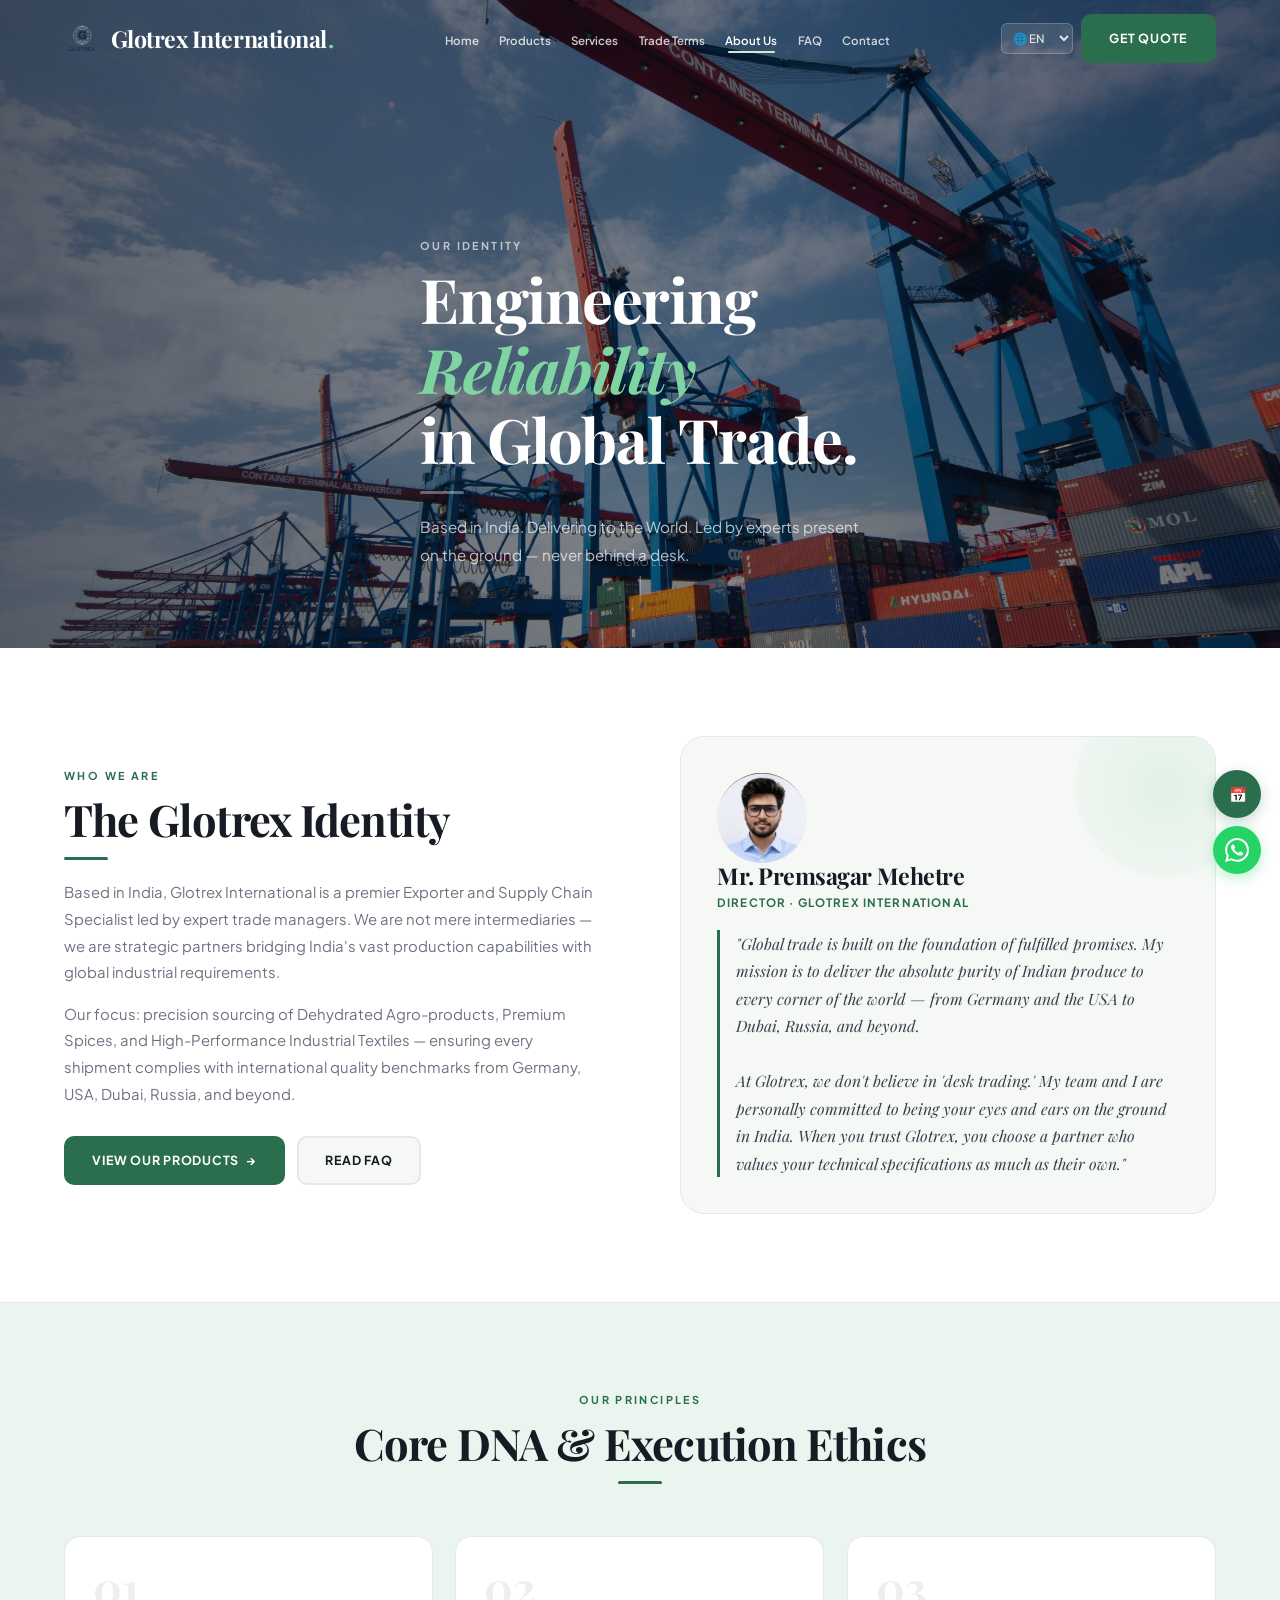
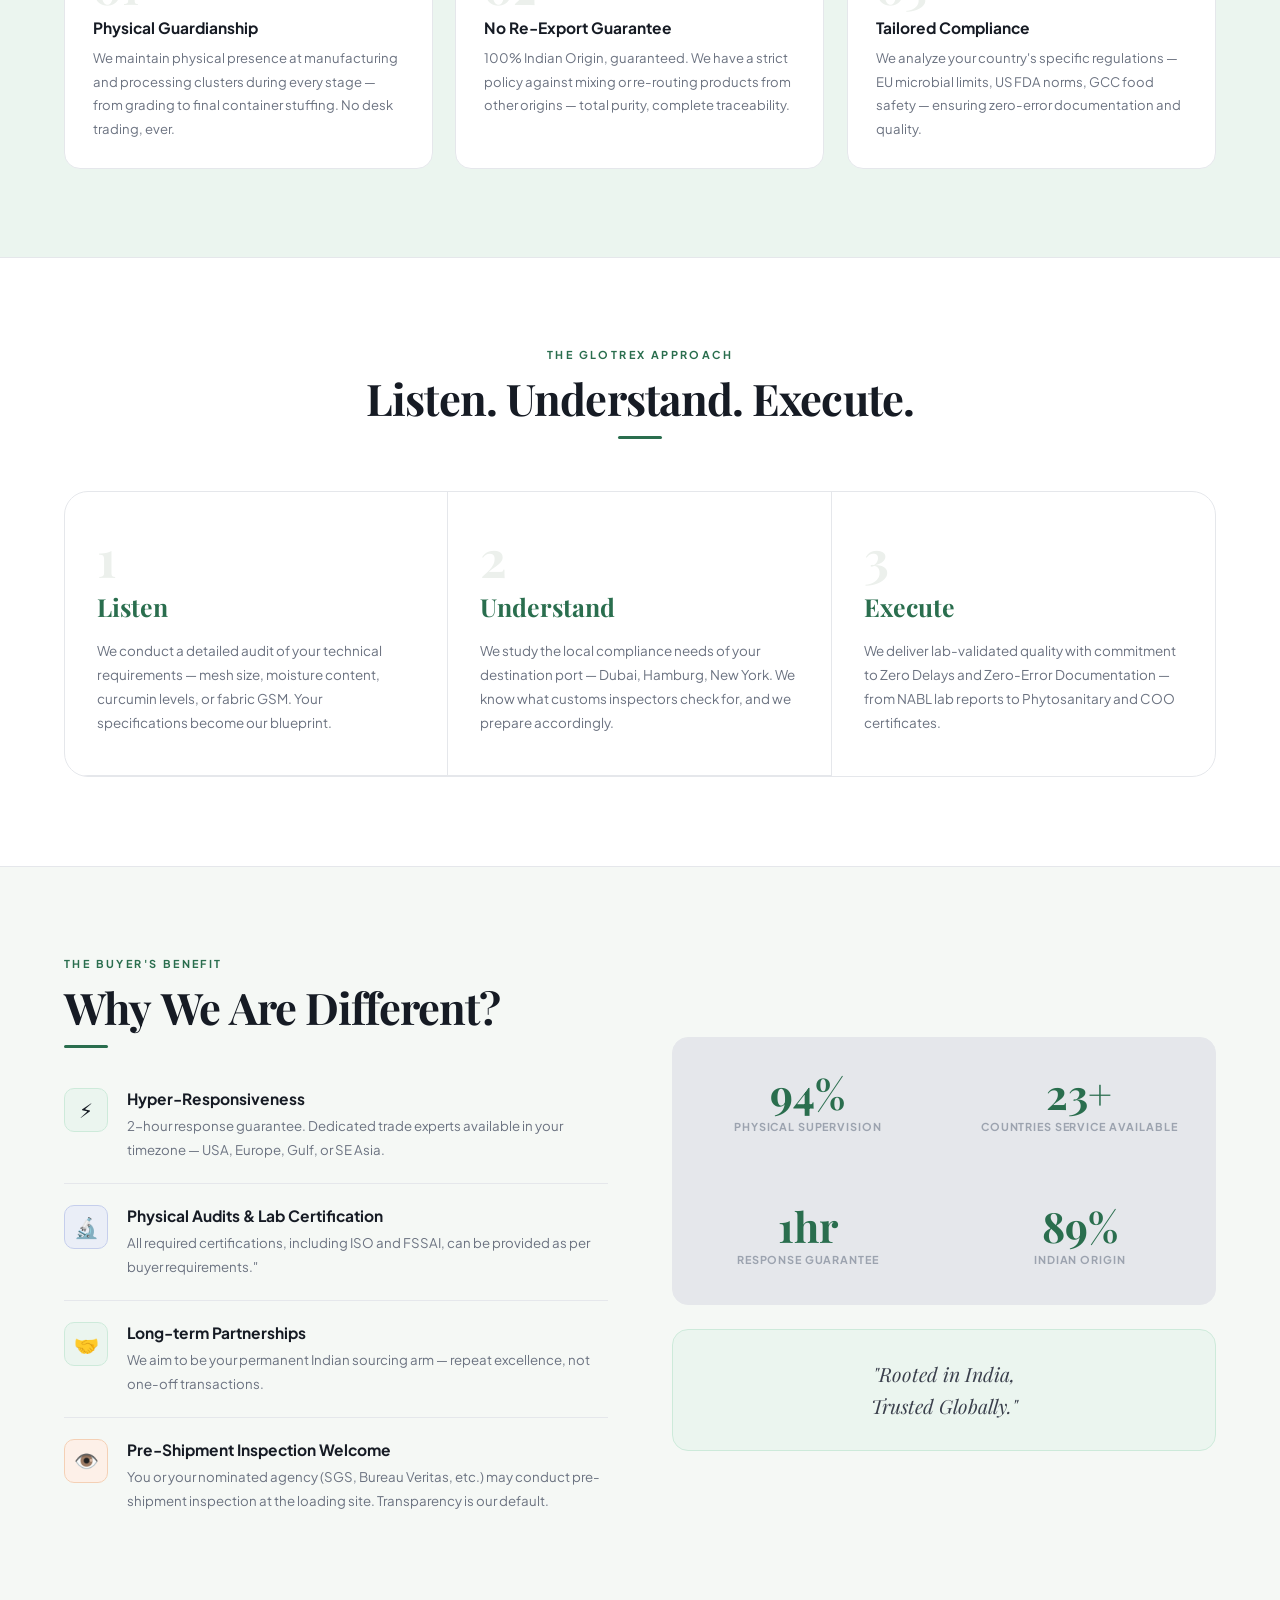
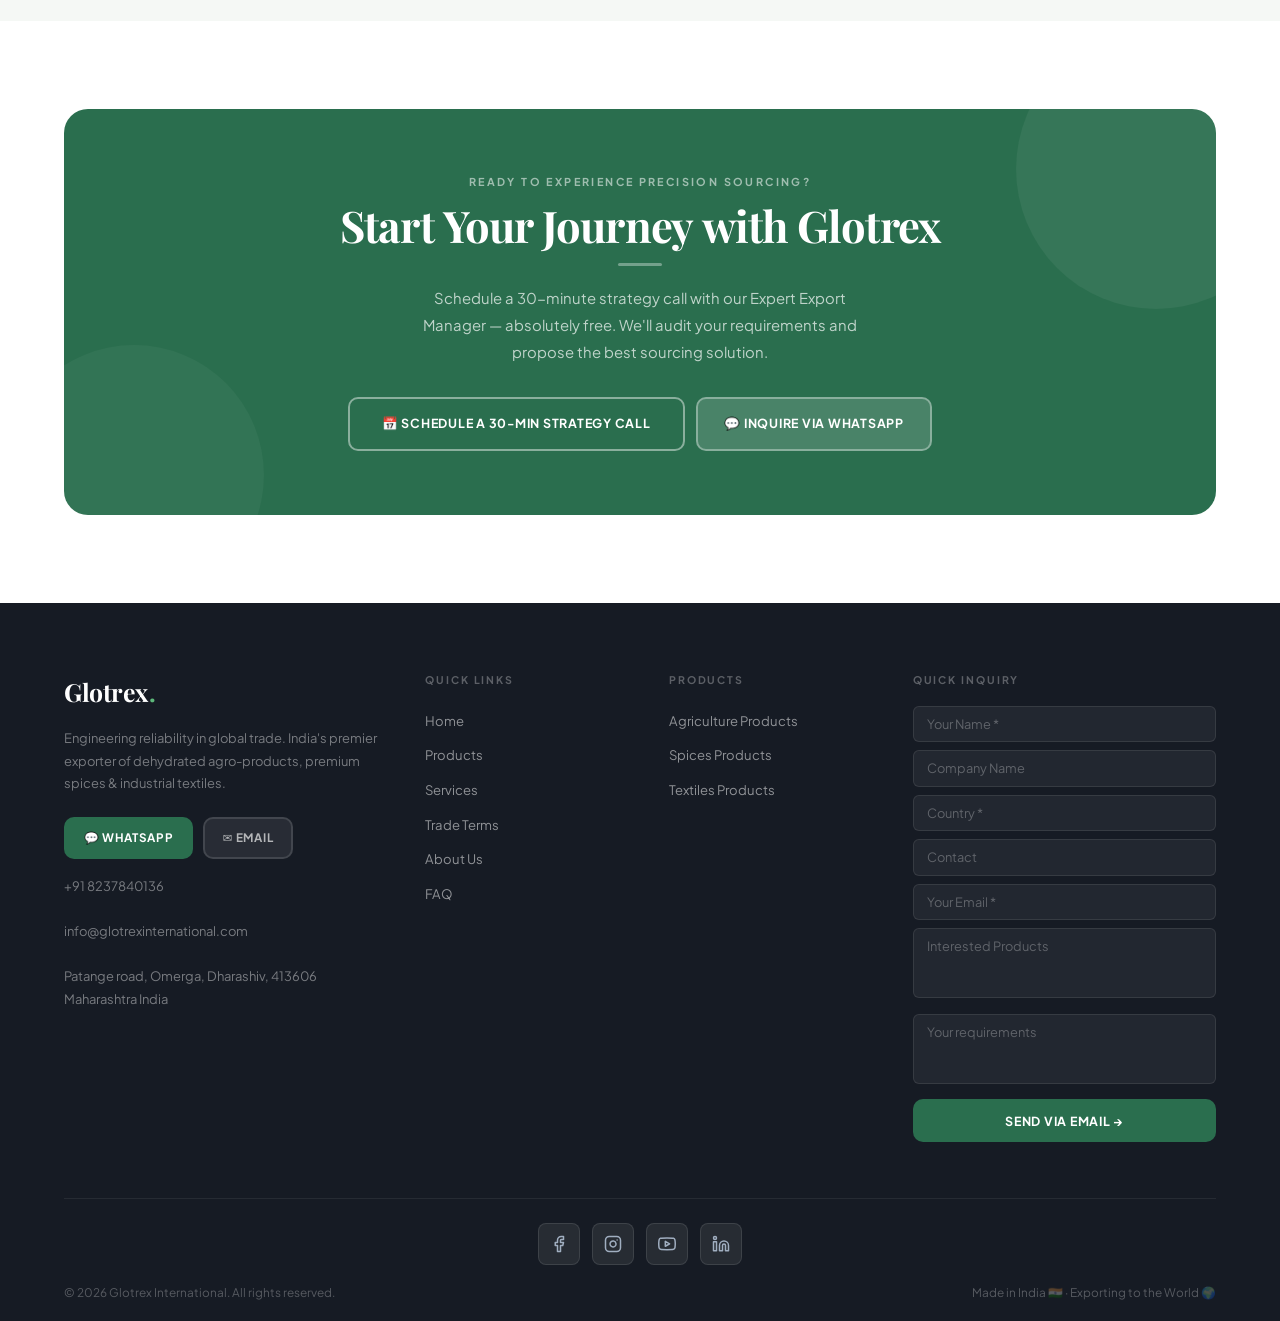
<file: glotrex/about.html>
<!DOCTYPE html>
<html lang="en">

<head>
  <meta charset="UTF-8" />
  <meta name="viewport" content="width=device-width, initial-scale=1.0" />
  <title>About Us — Glotrex International</title>
  <link rel="icon" type="image/png" href="assets/img/logo.png">
  <meta name="description"
    content="Glotrex International — led by Mr. Premsagar Mehetre, Director. Ground-zero operations, 100% Indian origin, global trade specialists." />
  <link rel="preconnect" href="https://fonts.googleapis.com" />
  <link rel="preconnect" href="https://fonts.gstatic.com" crossorigin />
  <link rel="stylesheet"
    href="https://fonts.googleapis.com/css2?family=Playfair+Display:ital,wght@0,600;0,700;1,600&family=Plus+Jakarta+Sans:wght@400;500;600;700&display=swap" />
  <link rel="stylesheet" href="assets/css/style.css" />
  <script>
    function googleTranslateElementInit() {
      new google.translate.TranslateElement({
        pageLanguage: 'en',
        includedLanguages: 'en,hi,mr,de,ar,ru,pt,es,it,bn,ne,ms,id',
        autoDisplay: false,
        layout: google.translate.TranslateElement.InlineLayout.SIMPLE
      }, 'gte');
    }
  </script>
  <script src="https://translate.google.com/translate_a/element.js?cb=googleTranslateElementInit" async defer></script>
  <div id="gte" style="display:none;position:absolute;top:-9999px;left:-9999px"></div>


  <style>
    /* ── About-specific ────────────────────────────── */
    .about-hero {
      min-height: 72vh;
      position: relative;
      display: flex;
      align-items: flex-end;
      padding-bottom: 5rem;
      overflow: hidden;
    }

    .identity-grid {
      display: grid;
      grid-template-columns: 1fr 1fr;
      gap: 5rem;
      align-items: center;
    }

    @media(max-width:768px) {
      .identity-grid {
        grid-template-columns: 1fr;
        gap: 2.5rem;
      }
    }

    /* Expert card */
    .expert-card {
      background: var(--bg-soft);
      border: 1px solid var(--border);
      border-radius: var(--r-xl);
      padding: 2.25rem;
      position: relative;
      overflow: hidden;
    }

    .expert-card::before {
      content: '';
      position: absolute;
      top: -40px;
      right: -40px;
      width: 180px;
      height: 180px;
      border-radius: 50%;
      background: radial-gradient(circle, var(--green-tint), transparent);
      opacity: .5;
    }

    .expert-avatar {
      width: 80px;
      height: 80px;
      border-radius: 50%;
      background: linear-gradient(135deg, var(--green), var(--green-dark));
      display: flex;
      align-items: center;
      justify-content: center;
      font-size: 2.2rem;
      margin-bottom: 1.1rem;
      box-shadow: 0 8px 24px rgba(42, 110, 78, .22);
    }

    .expert-card h3 {
      font-family: var(--font-display);
      font-size: 1.45rem;
      margin-bottom: .2rem;
      color: var(--ink);
    }

    .expert-role {
      font-size: .72rem;
      font-weight: 700;
      letter-spacing: .1em;
      text-transform: uppercase;
      color: var(--green);
      margin-bottom: 1.1rem;
    }

    .expert-card blockquote {
      font-family: var(--font-display);
      font-size: .98rem;
      font-style: italic;
      color: var(--ink-mid);
      line-height: 1.75;
      border-left: 3px solid var(--green);
      padding-left: 1rem;
    }

    /* DNA grid — 3 col */
    .dna-grid {
      display: grid;
      grid-template-columns: repeat(3, 1fr);
      gap: 1.4rem;
    }

    @media(max-width:900px) {
      .dna-grid {
        grid-template-columns: repeat(2, 1fr);
      }
    }

    @media(max-width:540px) {
      .dna-grid {
        grid-template-columns: 1fr;
      }
    }

    /* Philosophy — horizontal on desktop, vertical on mobile */
    .philosophy-grid {
      display: grid;
      grid-template-columns: repeat(3, 1fr);
      border: 1px solid var(--border);
      border-radius: var(--r-xl);
      overflow: hidden;
    }

    .philosophy-step {
      padding: 2.5rem 2rem;
      border-right: 1px solid var(--border);
      transition: background var(--t-fast);
    }

    .philosophy-step:last-child {
      border-right: none;
    }

    .philosophy-step:hover {
      background: var(--bg-soft);
    }

    .phi-num {
      font-family: var(--font-display);
      font-size: 3.2rem;
      font-weight: 700;
      color: var(--bg-muted);
      line-height: 1;
      margin-bottom: .2rem;
    }

    .phi-label {
      font-family: var(--font-display);
      font-size: 1.55rem;
      font-weight: 700;
      color: var(--green);
      margin-bottom: .6rem;
    }

    .philosophy-step p {
      font-size: .84rem;
    }

    @media(max-width:768px) {
      .philosophy-grid {
        grid-template-columns: 1fr;
      }

      .philosophy-step {
        border-right: none;
        border-bottom: 1px solid var(--border);
      }

      .philosophy-step:last-child {
        border-bottom: none;
      }
    }

    /* Diff rows */
    .diff-row {
      display: flex;
      gap: 1.2rem;
      align-items: flex-start;
      padding: 1.3rem 0;
      border-bottom: 1px solid var(--border);
    }

    .diff-row:last-child {
      border-bottom: none;
    }

    .diff-icon {
      width: 44px;
      height: 44px;
      flex-shrink: 0;
      border-radius: var(--r);
      background: var(--green-pale);
      border: 1px solid var(--green-tint);
      display: flex;
      align-items: center;
      justify-content: center;
      font-size: 1.25rem;
    }

    .diff-icon.navy {
      background: var(--navy-pale);
      border-color: var(--navy-tint);
    }

    .diff-icon.spice {
      background: var(--spice-pale);
      border-color: var(--spice-tint);
    }

    .diff-content h4 {
      color: var(--ink);
      margin-bottom: .3rem;
    }

    .diff-content p {
      font-size: .83rem;
    }

    /* Stats mini */
    .stats-mini {
      display: grid;
      grid-template-columns: repeat(2, 1fr);
      gap: 1px;
      background: var(--border);
      border: 1px solid var(--border);
      border-radius: var(--r-lg);
      overflow: hidden;
    }

    .stat-mini {
      background: var(--white);
      padding: 1.5rem 1.2rem;
      text-align: center;
      transition: background var(--t-fast);
    }

    .stat-mini:hover {
      background: var(--bg-soft);
    }

    .stat-mini .num {
      font-family: var(--font-display);
      font-size: 2.2rem;
      font-weight: 700;
      color: var(--green);
      line-height: 1;
      margin-bottom: .25rem;
    }

    .stat-mini .lbl {
      font-size: .65rem;
      font-weight: 700;
      letter-spacing: .08em;
      text-transform: uppercase;
      color: var(--ink-faint);
    }

    .goog-te-banner-frame,
    .goog-te-gadget,
    .skiptranslate,
    #goog-gt-tt,
    .goog-te-balloon-frame {
      display: none !important;
      visibility: hidden !important;
    }

    /* Prevent font override by Google Translate */
    font {
      color: inherit !important;
    }
  </style>
</head>

<body>

  <nav id="navbar">
    <div class="container">
      <div class="nav-inner">
        <a href="index.html" class="nav-logo">
          <span class="nav-logo__mark" aria-hidden="true">
            <img src="assets/img/logo.svg" alt="Glotrex logo">
          </span>
          Glotrex International<span class="dot">.</span>
        </a>
        <ul class="nav-links">
          <li><a href="index.html">Home</a></li>
          <li><a href="products.html">Products</a></li>
          <li><a href="services.html">Services</a></li>
          <li><a href="payment.html">Trade Terms</a></li>
          <li><a href="about.html">About Us</a></li>
          <li><a href="faq.html">FAQ</a></li>
          <li><a href="index.html#contact">Contact</a></li>
        </ul>
        <div class="nav-cta">
          <select id="langSelect" class="lang-select" title="Language">
            <option value="en">🌐 EN</option>
            <option value="de">🇩🇪 DE</option>
            <option value="ar">🇦🇪 عربي</option>
            <option value="ru">🇷🇺 RU</option>
            <option value="pt">🇧🇷 PT</option>
            <option value="es">🇪🇸 ES</option>
            <option value="it">🇮🇹 IT</option>
          </select>
          <a href="index.html#contact" class="btn btn-green">Get Quote</a>
        </div>
        <div class="mobile-lang-top">
          <select id="langSelectMobileTop" class="lang-select-mobile-top" title="Language">
            <option value="en">🌐 EN</option>
            <option value="de">🇩🇪 DE</option>
            <option value="ar">🇦🇪 عربي</option>
            <option value="ru">🇷🇺 RU</option>
            <option value="pt">🇧🇷 PT</option>
            <option value="es">🇪🇸 ES</option>
            <option value="it">🇮🇹 IT</option>
          </select>
        </div>
        <button class="hamburger" aria-label="Menu"><span></span><span></span><span></span></button>
      </div>
    </div>
  </nav>
  <nav class="mobile-nav">
    <button class="mobile-nav-close">✕</button>
    <a href="index.html">Home</a>
    <a href="products.html">Products</a>
    <a href="services.html">Services</a>
    <a href="payment.html">Trade Terms</a>
    <a href="about.html">About</a>
    <a href="faq.html">FAQ</a>
    <a href="index.html#contact">Contact</a>
  </nav>

  <div class="sticky-ctas">
    <button class="sticky-call" onclick="window.open('https://calendar.app.google/Q5zK1rfaLhxRVD7p7','_blank')">
      <span class="call-icon">📅</span>
      <span class="call-text">Schedule a 30-Min Strategy Call with our Expert Manager</span>
    </button>
    <a class="sticky-wa" href="https://wa.me/918237840136" target="_blank" aria-label="WhatsApp">
      <svg viewBox="0 0 24 24">
        <path
          d="M17.472 14.382c-.297-.149-1.758-.867-2.03-.967-.273-.099-.471-.148-.67.15-.197.297-.767.966-.94 1.164-.173.199-.347.223-.644.075-.297-.15-1.255-.463-2.39-1.475-.883-.788-1.48-1.761-1.653-2.059-.173-.297-.018-.458.13-.606.134-.133.298-.347.446-.52.149-.174.198-.298.298-.497.099-.198.05-.371-.025-.52-.075-.149-.669-1.612-.916-2.207-.242-.579-.487-.5-.669-.51-.173-.008-.371-.01-.57-.01-.198 0-.52.074-.792.372-.272.297-1.04 1.016-1.04 2.479 0 1.462 1.065 2.875 1.213 3.074.149.198 2.096 3.2 5.077 4.487.709.306 1.262.489 1.694.625.712.227 1.36.195 1.871.118.571-.085 1.758-.719 2.006-1.413.248-.694.248-1.289.173-1.413-.074-.124-.272-.198-.57-.347m-5.421 7.403h-.004a9.87 9.87 0 01-5.031-1.378l-.361-.214-3.741.982.998-3.648-.235-.374a9.86 9.86 0 01-1.51-5.26c.001-5.45 4.436-9.884 9.888-9.884 2.64 0 5.122 1.03 6.988 2.898a9.825 9.825 0 012.893 6.994c-.003 5.45-4.437 9.884-9.885 9.884m8.413-18.297A11.815 11.815 0 0012.05 0C5.495 0 .16 5.335.157 11.892c0 2.096.547 4.142 1.588 5.945L.057 24l6.305-1.654a11.882 11.882 0 005.683 1.448h.005c6.554 0 11.89-5.335 11.893-11.893a11.821 11.821 0 00-3.48-8.413Z" />
      </svg>
    </a>
  </div>

  <!-- ═══ HERO ═══ -->
  <section class="about-hero hero">
    <div class="hero-bg">
      <img src="assets/img/about.jpeg" Supply Chain Operations" width="1400" height="900" />
    </div>
    <div class="hero-overlay"></div>
    <div class="container hero-content" style="padding-top:96px">
      <div style="max-width:620px">
        <span class="eyebrow white reveal">Our Identity</span>
        <h1 class="anim-heading reveal reveal-delay-1" style="color:var(--white)">Engineering<br><em
            style="color:#7FD4A2">Reliability</em><br>in Global Trade.</h1>
        <div class="divider divider-white reveal reveal-delay-2"
          style="background:rgba(255,255,255,.35);margin-top:1rem"></div>
        <p class="reveal reveal-delay-3"
          style="font-size:.95rem;color:rgba(255,255,255,.72);max-width:440px;line-height:1.82">Based in India.
          Delivering to the World. Led by experts present on the ground — never behind a desk.</p>
      </div>
    </div>
    <div class="scroll-hint"><span>Scroll</span>
      <div class="scroll-line"></div>
    </div>
  </section>

  <!-- ═══ IDENTITY ═══ -->
  <section class="section">
    <div class="container">
      <div class="identity-grid">
        <div class="reveal from-left">
          <span class="eyebrow">Who We Are</span>
          <h2 class="anim-heading">The Glotrex Identity</h2>
          <div class="divider"></div>
          <p style="margin-bottom:.9rem">Based in India, Glotrex International is a premier Exporter and Supply Chain
            Specialist led by expert trade managers. We are not mere intermediaries — we are strategic partners bridging
            India's vast production capabilities with global industrial requirements.</p>
          <p style="margin-bottom:1.75rem">Our focus: precision sourcing of Dehydrated Agro-products, Premium Spices,
            and High-Performance Industrial Textiles — ensuring every shipment complies with international quality
            benchmarks from Germany, USA, Dubai, Russia, and beyond.</p>
          <div style="display:flex;gap:.75rem;flex-wrap:wrap">
            <a href="products.html" class="btn btn-green btn-arrow">View Our Products</a>
            <a href="faq.html" class="btn btn-ghost">Read FAQ</a>
          </div>
        </div>

        <div class="reveal from-right">
          <div class="expert-card">
            <img src="assets/img/prem.jpeg" alt="Mr. Premsagar Mehetre"
              style="width:90px;height:90px;border-radius:50%;object-fit:cover;" />
            <h3>Mr. Premsagar Mehetre</h3>
            <div class="expert-role">Director · Glotrex International</div>
            <blockquote>
              "Global trade is built on the foundation of fulfilled promises. My mission is to deliver the absolute
              purity of Indian produce to every corner of the world — from Germany and the USA to Dubai, Russia, and
              beyond.
              <br><br>
              At Glotrex, we don't believe in 'desk trading.' My team and I are personally committed to being your eyes
              and ears on the ground in India. When you trust Glotrex, you choose a partner who values your technical
              specifications as much as their own."
            </blockquote>
          </div>
        </div>
      </div>
    </div>
  </section>

  <!-- ═══ CORE DNA ═══ -->
  <section class="section bg-green-pale b-top b-bottom">
    <div class="container">
      <div class="section-header reveal">
        <span class="eyebrow">Our Principles</span>
        <h2 class="anim-heading">Core DNA &amp; Execution Ethics</h2>
        <div class="divider center"></div>
      </div>
      <div class="dna-grid">
        <div class="dna-card reveal reveal-delay-1">
          <div class="dna-num">01</div>
          <h4>Physical Guardianship</h4>
          <p>We maintain physical presence at manufacturing and processing clusters during every stage — from grading to
            final container stuffing. No desk trading, ever.</p>
        </div>
        <div class="dna-card reveal reveal-delay-2">
          <div class="dna-num">02</div>
          <h4>No Re-Export Guarantee</h4>
          <p>100% Indian Origin, guaranteed. We have a strict policy against mixing or re-routing products from other
            origins — total purity, complete traceability.</p>
        </div>
        <div class="dna-card reveal reveal-delay-3">
          <div class="dna-num">03</div>
          <h4>Tailored Compliance</h4>
          <p>We analyze your country's specific regulations — EU microbial limits, US FDA norms, GCC food safety —
            ensuring zero-error documentation and quality.</p>
        </div>
      </div>
    </div>
  </section>

  <!-- ═══ PHILOSOPHY ═══ -->
  <section class="section">
    <div class="container">
      <div class="section-header reveal">
        <span class="eyebrow">The Glotrex Approach</span>
        <h2 class="anim-heading">Listen. Understand. Execute.</h2>
        <div class="divider center"></div>
      </div>
      <div class="philosophy-grid reveal">
        <div class="philosophy-step">
          <div class="phi-num">1</div>
          <div class="phi-label">Listen</div>
          <p>We conduct a detailed audit of your technical requirements — mesh size, moisture content, curcumin levels,
            or fabric GSM. Your specifications become our blueprint.</p>
        </div>
        <div class="philosophy-step">
          <div class="phi-num">2</div>
          <div class="phi-label">Understand</div>
          <p>We study the local compliance needs of your destination port — Dubai, Hamburg, New York. We know what
            customs inspectors check for, and we prepare accordingly.</p>
        </div>
        <div class="philosophy-step">
          <div class="phi-num">3</div>
          <div class="phi-label">Execute</div>
          <p>We deliver lab-validated quality with commitment to Zero Delays and Zero-Error Documentation — from NABL
            lab reports to Phytosanitary and COO certificates.</p>
        </div>
      </div>
    </div>
  </section>

  <!-- ═══ WHY DIFFERENT ═══ -->
  <section class="section bg-soft b-top">
    <div class="container">
      <div class="grid-2" style="gap:4rem;align-items:center">

        <div class="reveal from-left">
          <span class="eyebrow">The Buyer's Benefit</span>
          <h2 class="anim-heading">Why We Are Different?</h2>
          <div class="divider"></div>
          <div class="diff-row">
            <div class="diff-icon">⚡</div>
            <div class="diff-content">
              <h4>Hyper-Responsiveness</h4>
              <p>2-hour response guarantee. Dedicated trade experts available in your timezone — USA, Europe, Gulf, or
                SE Asia.</p>
            </div>
          </div>
          <div class="diff-row">
            <div class="diff-icon navy">🔬</div>
            <div class="diff-content">
              <h4>Physical Audits &amp; Lab Certification</h4>
              <p>All required certifications, including ISO and FSSAI, can be provided as per buyer requirements."</p>
            </div>
          </div>
          <div class="diff-row">
            <div class="diff-icon">🤝</div>
            <div class="diff-content">
              <h4>Long-term Partnerships</h4>
              <p>We aim to be your permanent Indian sourcing arm — repeat excellence, not one-off transactions.</p>
            </div>
          </div>
          <div class="diff-row">
            <div class="diff-icon spice">👁️</div>
            <div class="diff-content">
              <h4>Pre-Shipment Inspection Welcome</h4>
              <p>You or your nominated agency (SGS, Bureau Veritas, etc.) may conduct pre-shipment inspection at the
                loading site. Transparency is our default.</p>
            </div>
          </div>
        </div>

        <div class="reveal from-right">
          <div class="stats-mini">
            <div class="stat-item">
              <div class="stat-num"><span data-target="100" data-suffix="%">0%</span></div>
              <div class="stat-label">Physical Supervision</div>
            </div>
            <div class="stat-item">
              <div class="stat-num"><span data-target="25" data-suffix="+">0+</span></div>
              <div class="stat-label">Countries Service Available</div>
            </div>
            <div class="stat-item">
              <div class="stat-num"><span data-target="2" data-suffix="hr">0hr</span></div>
              <div class="stat-label">Response Guarantee</div>
            </div>
            <div class="stat-item">
              <div class="stat-num"><span data-target="100" data-suffix="%">0%</span></div>
              <div class="stat-label">Indian Origin</div>
            </div>
          </div>
          <div
            style="margin-top:1.5rem;text-align:center;padding:1.75rem;background:var(--green-pale);border:1px solid var(--green-tint);border-radius:var(--r-lg)">
            <p
              style="font-family:var(--font-display);font-size:1.22rem;font-style:italic;color:var(--ink-mid);line-height:1.65">
              "Rooted in India,<br> Trusted Globally."</p>
          </div>
        </div>

      </div>
    </div>
  </section>

  <!-- ═══ CTA ═══ -->
  <section class="section">
    <div class="container">
      <div class="cta-banner reveal">
        <span class="eyebrow" style="color:rgba(255,255,255,.55)">Ready to Experience Precision Sourcing?</span>
        <h2 class="anim-heading" style="color:var(--white)">Start Your Journey with Glotrex</h2>
        <div class="divider center" style="background:rgba(255,255,255,.35)"></div>
        <p>Schedule a 30-minute strategy call with our Expert Export Manager — absolutely free. We'll audit your
          requirements and propose the best sourcing solution.</p>
        <div style="display:flex;gap:.75rem;justify-content:center;flex-wrap:wrap">
          <a href="https://calendar.app.google/Q5zK1rfaLhxRVD7p7" target="_blank" class="btn btn-outline-white" style="padding:.88rem 2rem">📅 Schedule a 30-Min Strategy Call</a>
          <a href="https://wa.me/918237840136" target="_blank" class="btn"
            style="background:rgba(255,255,255,.15);color:#fff;border:2px solid rgba(255,255,255,.35)">💬 Inquire via
            WhatsApp</a>
        </div>
      </div>
    </div>
  </section>

  <!-- Footer -->
  <footer id="contact">
    <div class="container">
      <div class="footer-grid">
        <div class="footer-brand">
          <div class="nav-logo" style="color:#fff">Glotrex<span class="dot" style="color:#5DB87A">.</span></div>
          <p>Engineering reliability in global trade. India's premier exporter of dehydrated agro-products, premium
            spices &amp; industrial textiles.</p>
          <div style="display:flex;gap:.6rem;flex-wrap:wrap">
            <a href="https://wa.me/918237840136" target="_blank" class="btn btn-green"
              style="font-size:.73rem;padding:.55rem 1.1rem">💬 WhatsApp</a>
            <a href="mailto:info@glotrexinternational.com" class="btn"
              style="font-size:.73rem;padding:.55rem 1.1rem;background:rgba(255,255,255,.08);color:rgba(255,255,255,.65);border:2px solid rgba(255,255,255,.12)">✉
              Email</a>
          </div>
          <p style="margin-top:1rem">+91 8237840136</p>
          <p style="margin-top:1rem">info@glotrexinternational.com</p>
          <p style="margin-top:1rem">Patange road, Omerga, Dharashiv, 413606 Maharashtra India</p>
        </div>
        <div class="footer-col">
          <h5>Quick Links</h5>
          <ul>
            <li><a href="index.html">Home</a></li>
            <li><a href="products.html">Products</a></li>
            <li><a href="services.html">Services</a></li>
            <li><a href="payment.html">Trade Terms</a></li>
            <li><a href="about.html">About Us</a></li>
            <li><a href="faq.html">FAQ</a></li>
          </ul>
        </div>
        <div class="footer-col">
          <h5>Products</h5>
          <ul>
            <li><a href="products.html#agriculture">Agriculture Products</a></li>
            <li><a href="products.html#spices">Spices Products</a></li>
            <li><a href="products.html#textile">Textiles Products</a></li>
          </ul>
        </div>
        <div class="footer-col">
          <h5>Quick Inquiry</h5>
          <form class="footer-inquiry-form" id="footerInquiryForm">
            <input type="text" name="name" placeholder="Your Name *" required />
            <input type="text" name="company" placeholder="Company Name" />
            <input type="text" name="country" placeholder="Country *" required />
            <input type="tel" name="contact" placeholder="Contact" />
            <input type="email" name="email" placeholder="Your Email *" required />
            <textarea name="products" placeholder="Interested Products"></textarea>
            <textarea name="message" placeholder="Your requirements"></textarea>
            <button type="submit" class="btn btn-green" style="width:100%;justify-content:center">
              Send via Email →
            </button>
          </form>
        </div>
      </div>
      <div class="footer-socials" style="justify-content: center;">
        <a href="https://www.facebook.com/share/1ArCJsv1jY/" class="social-btn facebook-btn" aria-label="Facebook"
          target="_blank">
          <svg viewBox="0 0 24 24" fill="none" stroke="currentColor" stroke-width="2" stroke-linecap="round"
            stroke-linejoin="round">
            <path d="M18 2h-3a5 5 0 0 0-5 5v3H7v4h3v8h4v-8h3l1-4h-4V7a1 1 0 0 1 1-1h3z"></path>
          </svg>
        </a>

        <a href="https://www.instagram.com/glotrex_international?igsh=dGtsbXY3b3F2dWV0" class="social-btn instagram-btn"
          aria-label="Instagram" target="_blank">
          <svg viewBox="0 0 24 24" fill="none" stroke="currentColor" stroke-width="2" stroke-linecap="round"
            stroke-linejoin="round">
            <rect x="2" y="2" width="20" height="20" rx="5" ry="5"></rect>
            <path d="M16 11.37A4 4 0 1 1 12.63 8 4 4 0 0 1 16 11.37z"></path>
            <line x1="17.5" y1="6.5" x2="17.51" y2="6.5"></line>
          </svg>
        </a>

        <a href="https://youtube.com/@glotrexinternational?si=3evf5lbSg8szeqfp" class="social-btn youtube-btn"
          aria-label="YouTube" target="_blank">
          <svg viewBox="0 0 24 24" fill="none" stroke="currentColor" stroke-width="2" stroke-linecap="round"
            stroke-linejoin="round">
            <path
              d="M22.54 6.42a2.78 2.78 0 0 0-1.94-2C18.88 4 12 4 12 4s-6.88 0-8.6.46a2.78 2.78 0 0 0-1.94 2A29 29 0 0 0 1 11.75a29 29 0 0 0 .46 5.33 2.78 2.78 0 0 0 1.94 2c1.72.46 8.6.46 8.6.46s6.88 0 8.6-.46a2.78 2.78 0 0 0 1.94-2 29 29 0 0 0 .46-5.33 29 29 0 0 0-.46-5.33z">
            </path>
            <polygon points="9.75 15.02 15.5 11.75 9.75 8.48 9.75 15.02"></polygon>
          </svg>
        </a>

        <a href="https://www.linkedin.com/in/premsagar-mehetre-4389743a7?utm_source=share&utm_campaign=share_via&utm_content=profile&utm_medium=android_app"
          class="social-btn linkedin-btn" aria-label="LinkedIn" target="_blank">
          <svg viewBox="0 0 24 24" fill="none" stroke="currentColor" stroke-width="2" stroke-linecap="round"
            stroke-linejoin="round">
            <path d="M16 8a6 6 0 0 1 6 6v7h-4v-7a2 2 0 0 0-2-2 2 2 0 0 0-2 2v7h-4v-7a6 6 0 0 1 6-6z"></path>
            <rect x="2" y="9" width="4" height="12"></rect>
            <circle cx="4" cy="4" r="2"></circle>
          </svg>
        </a>
      </div>
      <div class="footer-bottom">
        <span>© 2026 Glotrex International. All rights reserved.</span>
        <span>Made in India 🇮🇳 · Exporting to the World 🌍</span>
      </div>
    </div>
  </footer>

  <script src="assets/js/main.js"></script>
</body>

</html>
</file>
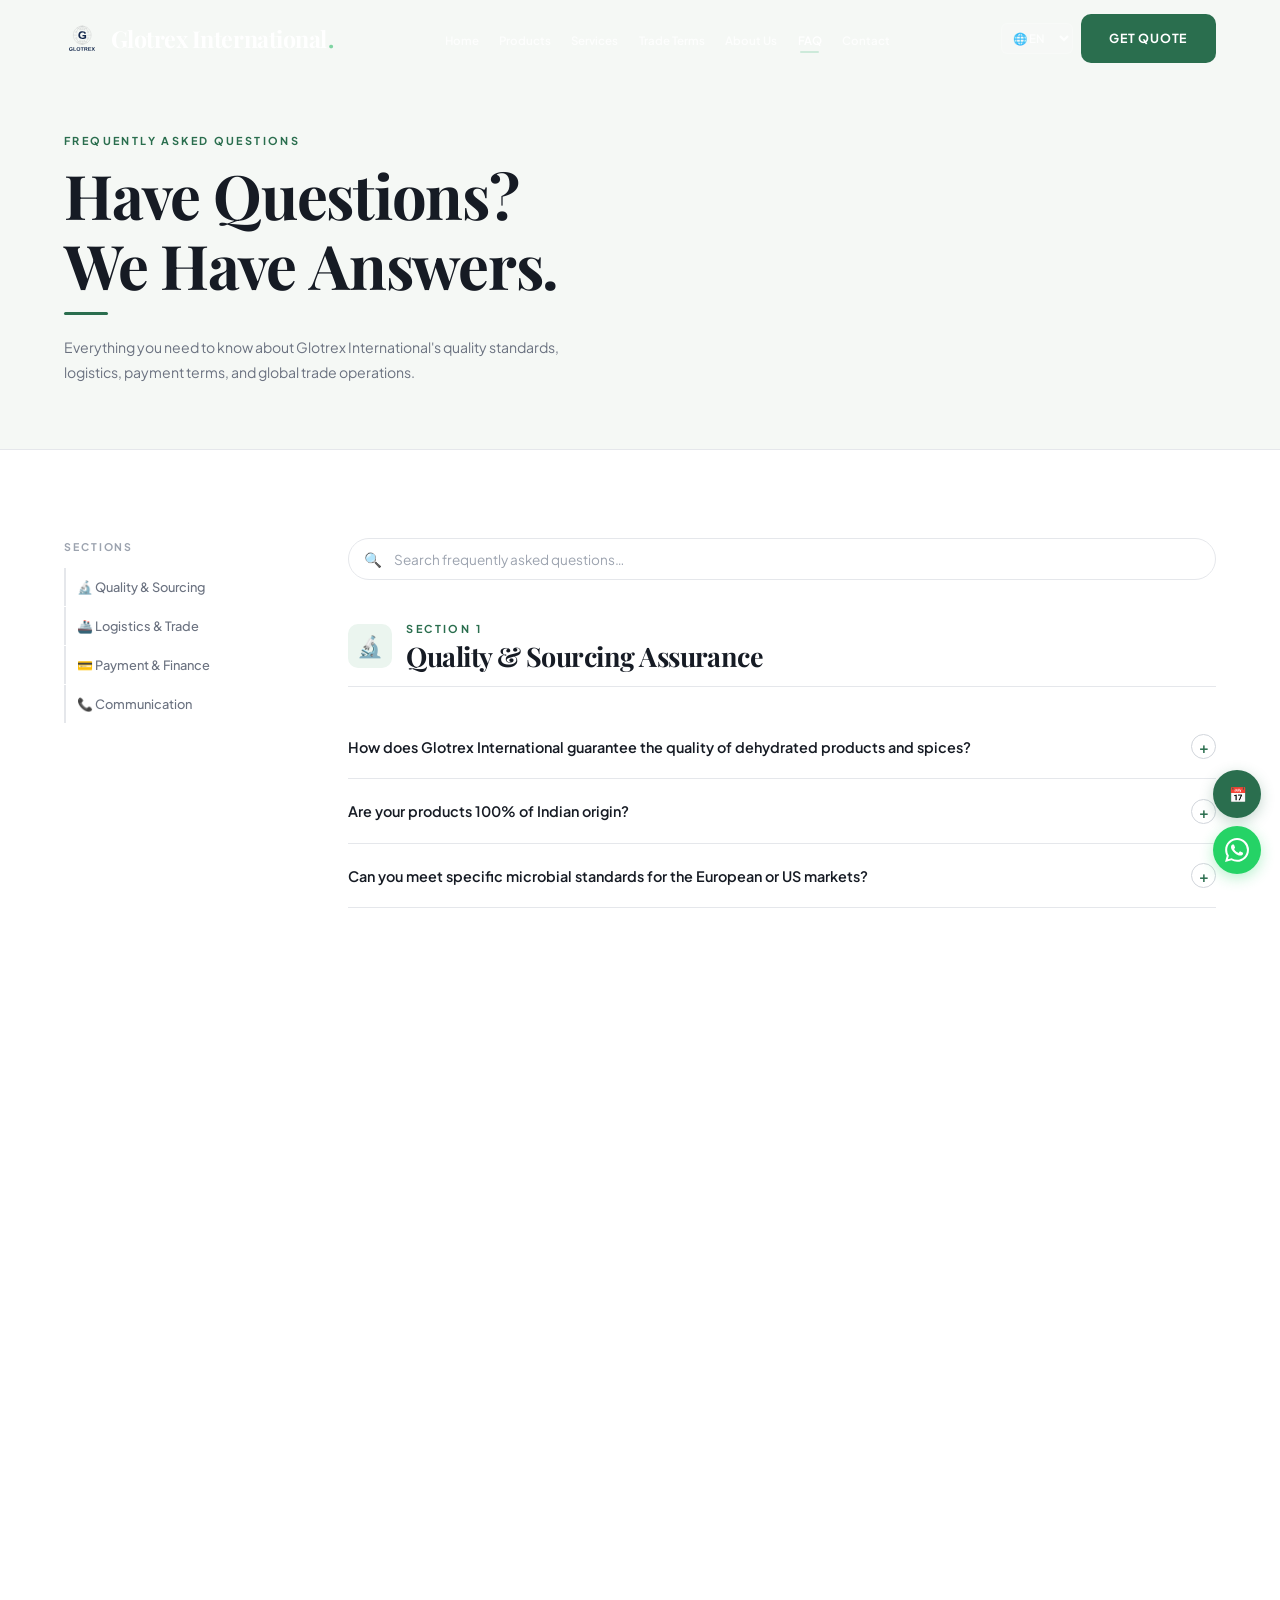
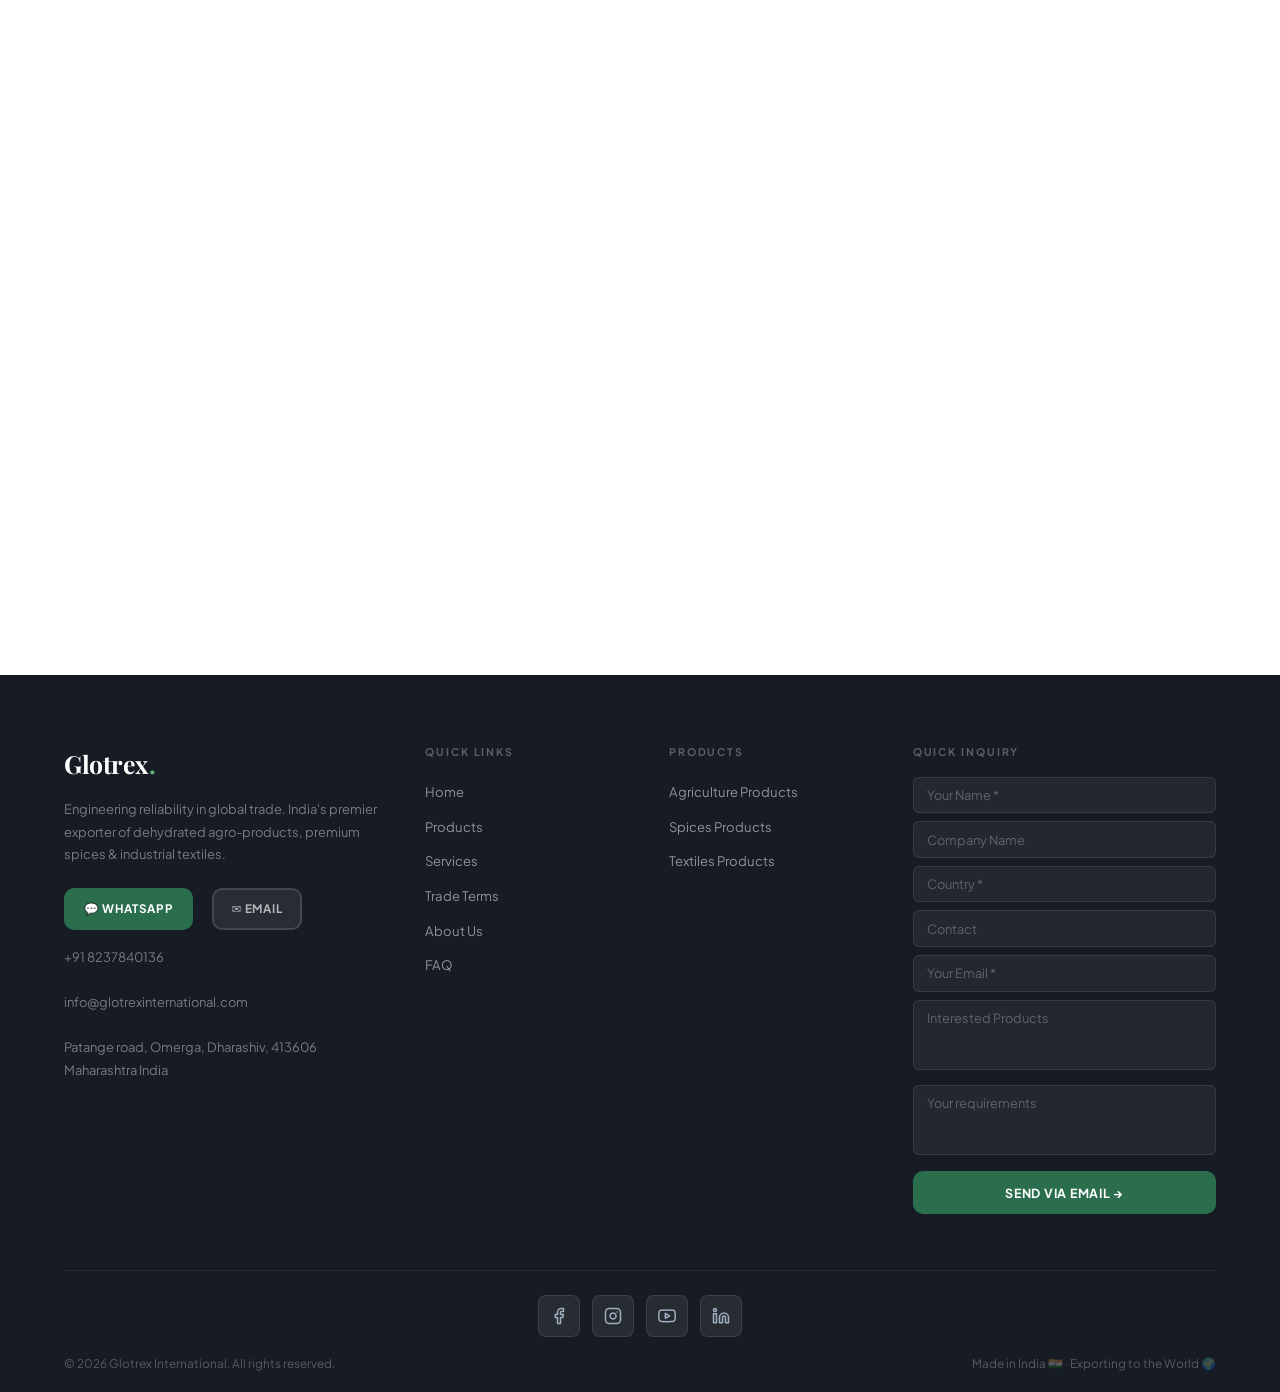
<file: glotrex/faq.html>
<!DOCTYPE html>
<html lang="en">

<head>
  <meta charset="UTF-8" />
  <meta name="viewport" content="width=device-width, initial-scale=1.0" />
  <title>FAQ — Glotrex International</title>
  <link rel="icon" type="image/png" href="assets/img/logo.png">
  <meta name="description"
    content="Frequently asked questions about Glotrex International's quality, logistics, payment terms, and global export operations." />
  <link rel="preconnect" href="https://fonts.googleapis.com" />
  <link rel="preconnect" href="https://fonts.gstatic.com" crossorigin />
  <link rel="stylesheet"
    href="https://fonts.googleapis.com/css2?family=Playfair+Display:ital,wght@0,600;0,700;1,600&family=Plus+Jakarta+Sans:wght@400;500;600;700&display=swap" />
  <link rel="stylesheet" href="assets/css/style.css" />
  <script>
    function googleTranslateElementInit() {
      new google.translate.TranslateElement({
        pageLanguage: 'en',
        includedLanguages: 'en,hi,mr,de,ar,ru,pt,es,it,bn,ne,ms,id',
        autoDisplay: false,
        layout: google.translate.TranslateElement.InlineLayout.SIMPLE
      }, 'gte');
    }
  </script>
  <script src="https://translate.google.com/translate_a/element.js?cb=googleTranslateElementInit" async defer></script>
  <div id="gte" style="display:none;position:absolute;top:-9999px;left:-9999px"></div>


  <style>
    /* ── FAQ layout ─────────────────────────────────── */
    .faq-layout {
      display: grid;
      grid-template-columns: 220px 1fr;
      gap: 4rem;
      align-items: start;
    }

    @media(max-width:900px) {
      .faq-layout {
        grid-template-columns: 1fr;
      }

      .faq-sidebar {
        position: static !important;
        display: flex;
        flex-wrap: wrap;
        gap: .4rem;
        margin-bottom: 1.75rem;
      }

      .faq-sidebar-title {
        width: 100%;
      }

      .faq-nav-link {
        border-left: none !important;
        border: 1.5px solid var(--border);
        border-radius: 20px;
        padding: .35rem .85rem;
        font-size: .75rem;
      }

      .faq-nav-link.active {
        border-color: var(--green);
        background: var(--green-pale);
      }
    }

    .faq-sidebar {
      position: sticky;
      top: 88px;
    }

    .faq-sidebar-title {
      font-size: .66rem;
      font-weight: 700;
      letter-spacing: .18em;
      text-transform: uppercase;
      color: var(--ink-faint);
      margin-bottom: .75rem;
    }

    .faq-section {
      scroll-margin-top: 100px;
      margin-bottom: 3.5rem;
    }

    .faq-section-head {
      display: flex;
      align-items: center;
      gap: .9rem;
      margin-bottom: 1.75rem;
      padding-bottom: .9rem;
      border-bottom: 1px solid var(--border);
    }

    .faq-sec-icon {
      width: 44px;
      height: 44px;
      border-radius: var(--r);
      flex-shrink: 0;
      display: flex;
      align-items: center;
      justify-content: center;
      font-size: 1.3rem;
    }

    .faq-sec-icon.green {
      background: var(--green-pale);
    }

    .faq-sec-icon.navy {
      background: var(--navy-pale);
    }

    .faq-sec-icon.spice {
      background: var(--spice-pale);
    }

    .faq-sec-icon.ink {
      background: var(--bg-muted);
    }

    /* FAQ search bar */
    .faq-search {
      position: relative;
      margin-bottom: 2.5rem;
    }

    .faq-search input {
      width: 100%;
      background: var(--white);
      border: 1.5px solid var(--border);
      border-radius: 30px;
      padding: .72rem 1.1rem .72rem 2.8rem;
      font-family: var(--font-body);
      font-size: .85rem;
      color: var(--ink);
      outline: none;
      transition: border-color var(--t-fast), box-shadow var(--t-fast);
    }

    .faq-search input:focus {
      border-color: var(--green);
      box-shadow: 0 0 0 3px var(--green-pale);
    }

    .faq-search input::placeholder {
      color: var(--ink-faint);
    }

    .faq-search-icon {
      position: absolute;
      left: 1rem;
      top: 50%;
      transform: translateY(-50%);
      color: var(--ink-faint);
      font-size: .9rem;
      pointer-events: none;
    }

    .goog-te-banner-frame,
    .goog-te-gadget,
    .skiptranslate,
    #goog-gt-tt,
    .goog-te-balloon-frame {
      display: none !important;
      visibility: hidden !important;
    }

    /* Prevent font override by Google Translate */
    font {
      color: inherit !important;
    }
  </style>
</head>

<body>

  <nav id="navbar">
    <div class="container">
      <div class="nav-inner">
        <a href="index.html" class="nav-logo">
          <span class="nav-logo__mark" aria-hidden="true">
            <img src="assets/img/logo.svg" alt="Glotrex logo">
          </span>
          Glotrex International<span class="dot">.</span>
        </a>
        <ul class="nav-links">
          <li><a href="index.html">Home</a></li>
          <li><a href="products.html">Products</a></li>
          <li><a href="services.html">Services</a></li>
          <li><a href="payment.html">Trade Terms</a></li>
          <li><a href="about.html">About Us</a></li>
          <li><a href="faq.html">FAQ</a></li>
          <li><a href="index.html#contact">Contact</a></li>
        </ul>
        <div class="nav-cta">
          <select id="langSelect" class="lang-select" title="Language">
            <option value="en">🌐 EN</option>
            <option value="de">🇩🇪 DE</option>
            <option value="ar">🇦🇪 عربي</option>
            <option value="ru">🇷🇺 RU</option>
            <option value="pt">🇧🇷 PT</option>
            <option value="es">🇪🇸 ES</option>
            <option value="it">🇮🇹 IT</option>
          </select>
          <a href="index.html#contact" class="btn btn-green">Get Quote</a>
        </div>
        <div class="mobile-lang-top">
          <select id="langSelectMobileTop" class="lang-select-mobile-top" title="Language">
            <option value="en">🌐 EN</option>
            <option value="de">🇩🇪 DE</option>
            <option value="ar">🇦🇪 عربي</option>
            <option value="ru">🇷🇺 RU</option>
            <option value="pt">🇧🇷 PT</option>
            <option value="es">🇪🇸 ES</option>
            <option value="it">🇮🇹 IT</option>
          </select>
        </div>
        <button class="hamburger" aria-label="Menu"><span></span><span></span><span></span></button>
      </div>
    </div>
  </nav>
  <nav class="mobile-nav">
    <button class="mobile-nav-close">✕</button>
    <a href="index.html">Home</a>
    <a href="products.html">Products</a>
    <a href="services.html">Services</a>
    <a href="payment.html">Trade Terms</a>
    <a href="about.html">About</a>
    <a href="faq.html">FAQ</a>
    <a href="index.html#contact">Contact</a>
  </nav>

  <div class="sticky-ctas">
    <button class="sticky-call" onclick="window.open('https://calendar.app.google/Q5zK1rfaLhxRVD7p7','_blank')">
      <span class="call-icon">📅</span>
      <span class="call-text">Schedule a 30-Min Strategy Call with our Expert Manager</span>
    </button>
    <a class="sticky-wa" href="https://wa.me/918237840136" target="_blank" aria-label="WhatsApp">
      <svg viewBox="0 0 24 24">
        <path
          d="M17.472 14.382c-.297-.149-1.758-.867-2.03-.967-.273-.099-.471-.148-.67.15-.197.297-.767.966-.94 1.164-.173.199-.347.223-.644.075-.297-.15-1.255-.463-2.39-1.475-.883-.788-1.48-1.761-1.653-2.059-.173-.297-.018-.458.13-.606.134-.133.298-.347.446-.52.149-.174.198-.298.298-.497.099-.198.05-.371-.025-.52-.075-.149-.669-1.612-.916-2.207-.242-.579-.487-.5-.669-.51-.173-.008-.371-.01-.57-.01-.198 0-.52.074-.792.372-.272.297-1.04 1.016-1.04 2.479 0 1.462 1.065 2.875 1.213 3.074.149.198 2.096 3.2 5.077 4.487.709.306 1.262.489 1.694.625.712.227 1.36.195 1.871.118.571-.085 1.758-.719 2.006-1.413.248-.694.248-1.289.173-1.413-.074-.124-.272-.198-.57-.347m-5.421 7.403h-.004a9.87 9.87 0 01-5.031-1.378l-.361-.214-3.741.982.998-3.648-.235-.374a9.86 9.86 0 01-1.51-5.26c.001-5.45 4.436-9.884 9.888-9.884 2.64 0 5.122 1.03 6.988 2.898a9.825 9.825 0 012.893 6.994c-.003 5.45-4.437 9.884-9.885 9.884m8.413-18.297A11.815 11.815 0 0012.05 0C5.495 0 .16 5.335.157 11.892c0 2.096.547 4.142 1.588 5.945L.057 24l6.305-1.654a11.882 11.882 0 005.683 1.448h.005c6.554 0 11.89-5.335 11.893-11.893a11.821 11.821 0 00-3.48-8.413Z" />
      </svg>
    </a>
  </div>

  <!-- Hero -->
  <div class="page-hero">
    <div class="container">
      <span class="eyebrow">Frequently Asked Questions</span>
      <h1 class="anim-heading">Have Questions?<br>We Have Answers.</h1>
      <div class="divider"></div>
      <p>Everything you need to know about Glotrex International's quality standards, logistics, payment terms, and
        global trade operations.</p>
    </div>
  </div>

  <!-- FAQ Body -->
  <section class="section">
    <div class="container">
      <div class="faq-layout">

        <!-- Sidebar nav -->
        <aside class="faq-sidebar">
          <div class="faq-sidebar-title">Sections</div>
          <a class="faq-nav-link active" onclick="scrollTo('faq-quality')">🔬 Quality &amp; Sourcing</a>
          <a class="faq-nav-link" onclick="scrollTo('faq-logistics')">🚢 Logistics &amp; Trade</a>
          <a class="faq-nav-link" onclick="scrollTo('faq-payment')">💳 Payment &amp; Finance</a>
          <a class="faq-nav-link" onclick="scrollTo('faq-support')">📞 Communication</a>
        </aside>

        <!-- Main FAQ content -->
        <div>

          <!-- Search -->
          <div class="faq-search reveal">
            <span class="faq-search-icon">🔍</span>
            <input type="text" id="faqSearch" placeholder="Search frequently asked questions…" autocomplete="off" />
          </div>

          <!-- Section 1: Quality -->
          <div class="faq-section reveal" id="faq-quality">
            <div class="faq-section-head">
              <div class="faq-sec-icon green">🔬</div>
              <div>
                <span class="eyebrow" style="margin-bottom:.15rem">Section 1</span>
                <h3>Quality &amp; Sourcing Assurance</h3>
              </div>
            </div>

            <div class="accordion-item">
              <button class="accordion-trigger">
                How does Glotrex International guarantee the quality of dehydrated products and spices?
                <span class="accordion-icon">+</span>
              </button>
              <div class="accordion-body">
                <p>We eliminate the "Desk Trading" risk entirely. Our Expert Export Manager and ground team are
                  physically present at processing units during production and loading. We provide NABL-accredited lab
                  reports (SGS / Intertek / TUV) for every batch, covering microbial limits, moisture content, and
                  pesticide residues — documentation provided before the shipment leaves India.</p>
              </div>
            </div>

            <div class="accordion-item">
              <button class="accordion-trigger">
                Are your products 100% of Indian origin?
                <span class="accordion-icon">+</span>
              </button>
              <div class="accordion-body">
                <p>Yes — unconditionally. We have a strict "No Re-Export" policy. Every gram of onion powder, garlic
                  flakes, turmeric, or spice we export is grown and processed in India's premier agricultural hubs
                  (Nashik, Rajasthan, Guntur, Sangli, etc.), ensuring 100% purity and traceability. We provide
                  Certificate of Origin (COO) and Phytosanitary certificates with every shipment.</p>
              </div>
            </div>

            <div class="accordion-item">
              <button class="accordion-trigger">
                Can you meet specific microbial standards for the European or US markets?
                <span class="accordion-icon">+</span>
              </button>
              <div class="accordion-body">
                <p>Absolutely. We understand the stringent regulations of the EU and US FDA. We customize the processing
                  (Steam Sterilization / E-beam irradiation) to meet your specific technical data sheets for Salmonella,
                  E. Coli, and Yeast/Mould counts. Before any shipment, we share NABL-accredited lab reports from SGS,
                  Intertek, or TUV SUD confirming compliance.</p>
              </div>
            </div>
          </div>

          <!-- Section 2: Logistics -->
          <div class="faq-section reveal" id="faq-logistics">
            <div class="faq-section-head">
              <div class="faq-sec-icon navy">🚢</div>
              <div>
                <span class="eyebrow navy" style="margin-bottom:.15rem">Section 2</span>
                <h3>Logistics &amp; Trade Operations</h3>
              </div>
            </div>

            <div class="accordion-item">
              <button class="accordion-trigger">
                Which ports do you primarily use for shipping?
                <span class="accordion-icon">+</span>
              </button>
              <div class="accordion-body">
                <p>We primarily export from <strong>Mundra Port</strong> (Gujarat) and <strong>JNPT (Nhava Sheva,
                    Mumbai)</strong> — India's two most efficient and well-connected gateways for global trade. These
                  ports provide faster transit times to the Gulf (3–5 days), Europe (15–20 days), and the Americas
                  (20–25 days), with excellent FCL and LCL options.</p>
              </div>
            </div>

            <div class="accordion-item">
              <button class="accordion-trigger">
                Do you provide private labeling or customized packaging?
                <span class="accordion-icon">+</span>
              </button>
              <div class="accordion-body">
                <p>Yes. We offer full customized packaging solutions including 20kg / 25kg Kraft paper bags, HDPE woven
                  bags, and vacuum-sealed inner liners. We also offer branded retail-ready packaging with your brand
                  name and logo. Minimum order quantities apply for branded packaging.</p>
              </div>
            </div>

            <div class="accordion-item">
              <button class="accordion-trigger">
                What is your typical lead time from order to shipment?
                <span class="accordion-icon">+</span>
              </button>
              <div class="accordion-body">
                <p>For standard products, our lead time is 7 to 14 business days from the date of order confirmation and
                  payment instrument receipt (LC / advance TT). Lead time varies based on volume, customization, and
                  seasonal availability. Rush orders can be discussed with our Export Manager case-by-case.</p>
              </div>
            </div>
          </div>

          <!-- Section 3: Payment -->
          <div class="faq-section reveal" id="faq-payment">
            <div class="faq-section-head">
              <div class="faq-sec-icon spice">💳</div>
              <div>
                <span class="eyebrow spice" style="margin-bottom:.15rem">Section 3</span>
                <h3>Payment &amp; Financial Trust</h3>
              </div>
            </div>

            <div class="accordion-item">
              <button class="accordion-trigger">
                Are your payment terms negotiable?
                <span class="accordion-icon">+</span>
              </button>
              <div class="accordion-body">
                <p>Yes. At Glotrex, we believe in building long-term partnerships. While our standard protocols involve
                  Confirmed Irrevocable L/C at Sight or T/T (30% Advance + 70% against BL Scan), we are open to
                  discussing flexible payment structures based on order volume, frequency, and mutual trust developed
                  over time.</p>
              </div>
            </div>

            <div class="accordion-item">
              <button class="accordion-trigger">
                Do you accept Letter of Credit (LC) from all global banks?
                <span class="accordion-icon">+</span>
              </button>
              <div class="accordion-body">
                <p>We accept LCs from top-tier international banks including HSBC, Citibank, Standard Chartered,
                  Deutsche Bank, Emirates NBD, and other globally reputed institutions. For specific regional banks, our
                  finance team performs a standard audit to ensure a smooth and secure transaction. This typically takes
                  1–2 business days.</p>
              </div>
            </div>
          </div>

          <!-- Section 4: Communication -->
          <div class="faq-section reveal" id="faq-support">
            <div class="faq-section-head">
              <div class="faq-sec-icon ink">📞</div>
              <div>
                <span class="eyebrow" style="margin-bottom:.15rem">Section 4</span>
                <h3>Communication &amp; Support</h3>
              </div>
            </div>

            <div class="accordion-item">
              <button class="accordion-trigger">
                How do you handle time-zone differences for international buyers?
                <span class="accordion-icon">+</span>
              </button>
              <div class="accordion-body">
                <p>We are a global-first company. Every buyer is assigned a dedicated Expert Export Manager available
                  according to your local business hours — USA (EST/PST), Europe (CET), Gulf (GST), or SE Asia. We
                  guarantee a response within 2 hours during your business day. WhatsApp is always available for urgent
                  communications.</p>
              </div>
            </div>

            <div class="accordion-item">
              <button class="accordion-trigger">
                Can I schedule a physical inspection before the final shipment?
                <span class="accordion-icon">+</span>
              </button>
              <div class="accordion-body">
                <p>We actively encourage it. You or your nominated third-party inspection agency (SGS, Bureau Veritas,
                  Intertek, or any other) are welcome to conduct a pre-shipment inspection at the loading site or
                  processing unit. We don't restrict access — our ground presence means your inspector works alongside
                  our team.</p>
              </div>
            </div>
          </div>

          <!-- Bottom CTA -->
          <div class="faq-cta reveal">
            <span class="eyebrow">Still Have Questions?</span>
            <h3 class="anim-heading" style="margin-bottom:.55rem">Speak With Our Expert Manager</h3>
            <div class="divider center"></div>
            <p style="margin-bottom:1.75rem">Dedicated Export Managers are available in your timezone. Get a direct,
              personalised answer to your sourcing requirements.</p>
            <div style="display:flex;gap:.75rem;justify-content:center;flex-wrap:wrap">
              <a href="https://calendar.app.google/Q5zK1rfaLhxRVD7p7" target="_blank" class="btn btn-green" style="padding:.88rem 2rem">📅 Schedule a 30-Min Strategy Call</a>
              <a href="https://wa.me/918237840136" target="_blank" class="btn btn-outline-green">💬 Connect on
                WhatsApp</a>
            </div>
          </div>

        </div><!-- /main -->
      </div><!-- /layout -->
    </div>
  </section>

  <!-- Footer -->
  <footer id="contact">
    <div class="container">
      <div class="footer-grid">
        <div class="footer-brand">
          <div class="nav-logo" style="color:#fff">Glotrex<span class="dot" style="color:#5DB87A">.</span></div>
          <p>Engineering reliability in global trade. India's premier exporter of dehydrated agro-products, premium
            spices &amp; industrial textiles.</p>
          <div style="display:flex;gap:.6rem;flex-wrap:wrap">
            <a href="https://wa.me/918237840136" target="_blank" class="btn btn-green"
              style="font-size:.73rem;padding:.55rem 1.1rem">💬 WhatsApp</a><br>
            <a href="mailto:info@glotrexinternational.com" class="btn"
              style="font-size:.73rem;padding:.55rem 1.1rem;background:rgba(255,255,255,.08);color:rgba(255,255,255,.65);border:2px solid rgba(255,255,255,.12)">✉
              Email</a><br>
          </div>
          <p style="margin-top:1rem">+91 8237840136</p>
          <p style="margin-top:1rem">info@glotrexinternational.com</p>
          <p style="margin-top:1rem">Patange road, Omerga, Dharashiv, 413606 Maharashtra India</p>
        </div>
        <div class="footer-col">
          <h5>Quick Links</h5>
          <ul>
            <li><a href="index.html">Home</a></li>
            <li><a href="products.html">Products</a></li>
            <li><a href="services.html">Services</a></li>
            <li><a href="payment.html">Trade Terms</a></li>
            <li><a href="about.html">About Us</a></li>
            <li><a href="faq.html">FAQ</a></li>
          </ul>
        </div>
        <div class="footer-col">
          <h5>Products</h5>
          <ul>
            <li><a href="products.html#agriculture">Agriculture Products</a></li>
            <li><a href="products.html#spices">Spices Products</a></li>
            <li><a href="products.html#textile">Textiles Products</a></li>
          </ul>
        </div>
        <div class="footer-col">
          <h5>Quick Inquiry</h5>
          <form class="footer-inquiry-form" id="footerInquiryForm">
            <input type="text" name="name" placeholder="Your Name *" required />
            <input type="text" name="company" placeholder="Company Name" />
            <input type="text" name="country" placeholder="Country *" required />
            <input type="tel" name="contact" placeholder="Contact" />
            <input type="email" name="email" placeholder="Your Email *" required />
            <textarea name="products" placeholder="Interested Products"></textarea>
            <textarea name="message" placeholder="Your requirements"></textarea>
            <button type="submit" class="btn btn-green" style="width:100%;justify-content:center">
              Send via Email →
            </button>
          </form>
        </div>
      </div>
      <div class="footer-socials" style="justify-content: center;">
        <a href="https://www.facebook.com/share/1ArCJsv1jY/" class="social-btn facebook-btn" aria-label="Facebook"
          target="_blank">
          <svg viewBox="0 0 24 24" fill="none" stroke="currentColor" stroke-width="2" stroke-linecap="round"
            stroke-linejoin="round">
            <path d="M18 2h-3a5 5 0 0 0-5 5v3H7v4h3v8h4v-8h3l1-4h-4V7a1 1 0 0 1 1-1h3z"></path>
          </svg>
        </a>

        <a href="https://www.instagram.com/glotrex_international?igsh=dGtsbXY3b3F2dWV0" class="social-btn instagram-btn"
          aria-label="Instagram" target="_blank">
          <svg viewBox="0 0 24 24" fill="none" stroke="currentColor" stroke-width="2" stroke-linecap="round"
            stroke-linejoin="round">
            <rect x="2" y="2" width="20" height="20" rx="5" ry="5"></rect>
            <path d="M16 11.37A4 4 0 1 1 12.63 8 4 4 0 0 1 16 11.37z"></path>
            <line x1="17.5" y1="6.5" x2="17.51" y2="6.5"></line>
          </svg>
        </a>

        <a href="https://youtube.com/@glotrexinternational?si=3evf5lbSg8szeqfp" class="social-btn youtube-btn"
          aria-label="YouTube" target="_blank">
          <svg viewBox="0 0 24 24" fill="none" stroke="currentColor" stroke-width="2" stroke-linecap="round"
            stroke-linejoin="round">
            <path
              d="M22.54 6.42a2.78 2.78 0 0 0-1.94-2C18.88 4 12 4 12 4s-6.88 0-8.6.46a2.78 2.78 0 0 0-1.94 2A29 29 0 0 0 1 11.75a29 29 0 0 0 .46 5.33 2.78 2.78 0 0 0 1.94 2c1.72.46 8.6.46 8.6.46s6.88 0 8.6-.46a2.78 2.78 0 0 0 1.94-2 29 29 0 0 0 .46-5.33 29 29 0 0 0-.46-5.33z">
            </path>
            <polygon points="9.75 15.02 15.5 11.75 9.75 8.48 9.75 15.02"></polygon>
          </svg>
        </a>

        <a href="https://www.linkedin.com/in/premsagar-mehetre-4389743a7?utm_source=share&utm_campaign=share_via&utm_content=profile&utm_medium=android_app"
          class="social-btn linkedin-btn" aria-label="LinkedIn" target="_blank">
          <svg viewBox="0 0 24 24" fill="none" stroke="currentColor" stroke-width="2" stroke-linecap="round"
            stroke-linejoin="round">
            <path d="M16 8a6 6 0 0 1 6 6v7h-4v-7a2 2 0 0 0-2-2 2 2 0 0 0-2 2v7h-4v-7a6 6 0 0 1 6-6z"></path>
            <rect x="2" y="9" width="4" height="12"></rect>
            <circle cx="4" cy="4" r="2"></circle>
          </svg>
        </a>
      </div>
      <div class="footer-bottom">
        <span>© 2026 Glotrex International. All rights reserved.</span>
        <span>Made in India 🇮🇳 · Exporting to the World 🌍</span>
      </div>
    </div>
  </footer>

  <script src="assets/js/main.js"></script>
  <script>
    /* ── Sidebar section scroll ── */
    function scrollTo(id) {
      document.getElementById(id)?.scrollIntoView({ behavior: 'smooth', block: 'start' });
      setActive(id);
    }
    function setActive(id) {
      document.querySelectorAll('.faq-nav-link').forEach(l => l.classList.remove('active'));
      const map = { 'faq-quality': 0, 'faq-logistics': 1, 'faq-payment': 2, 'faq-support': 3 };
      const links = document.querySelectorAll('.faq-nav-link');
      if (links[map[id]]) links[map[id]].classList.add('active');
    }

    /* ── Scroll spy ── */
    const sections = ['faq-quality', 'faq-logistics', 'faq-payment', 'faq-support'];
    window.addEventListener('scroll', () => {
      for (const id of sections) {
        const el = document.getElementById(id);
        if (!el) continue;
        const r = el.getBoundingClientRect();
        if (r.top <= 130 && r.bottom > 130) { setActive(id); break; }
      }
    }, { passive: true });

    /* ── Live FAQ search ── */
    document.getElementById('faqSearch')?.addEventListener('input', function () {
      const q = this.value.trim().toLowerCase();
      document.querySelectorAll('.accordion-item').forEach(item => {
        item.style.display = q && !item.textContent.toLowerCase().includes(q) ? 'none' : '';
      });
      sections.forEach(id => {
        const sec = document.getElementById(id);
        if (!sec) return;
        const visible = [...sec.querySelectorAll('.accordion-item')].some(i => i.style.display !== 'none');
        sec.style.display = q && !visible ? 'none' : '';
      });
    });
  </script>
</body>

</html>
</file>
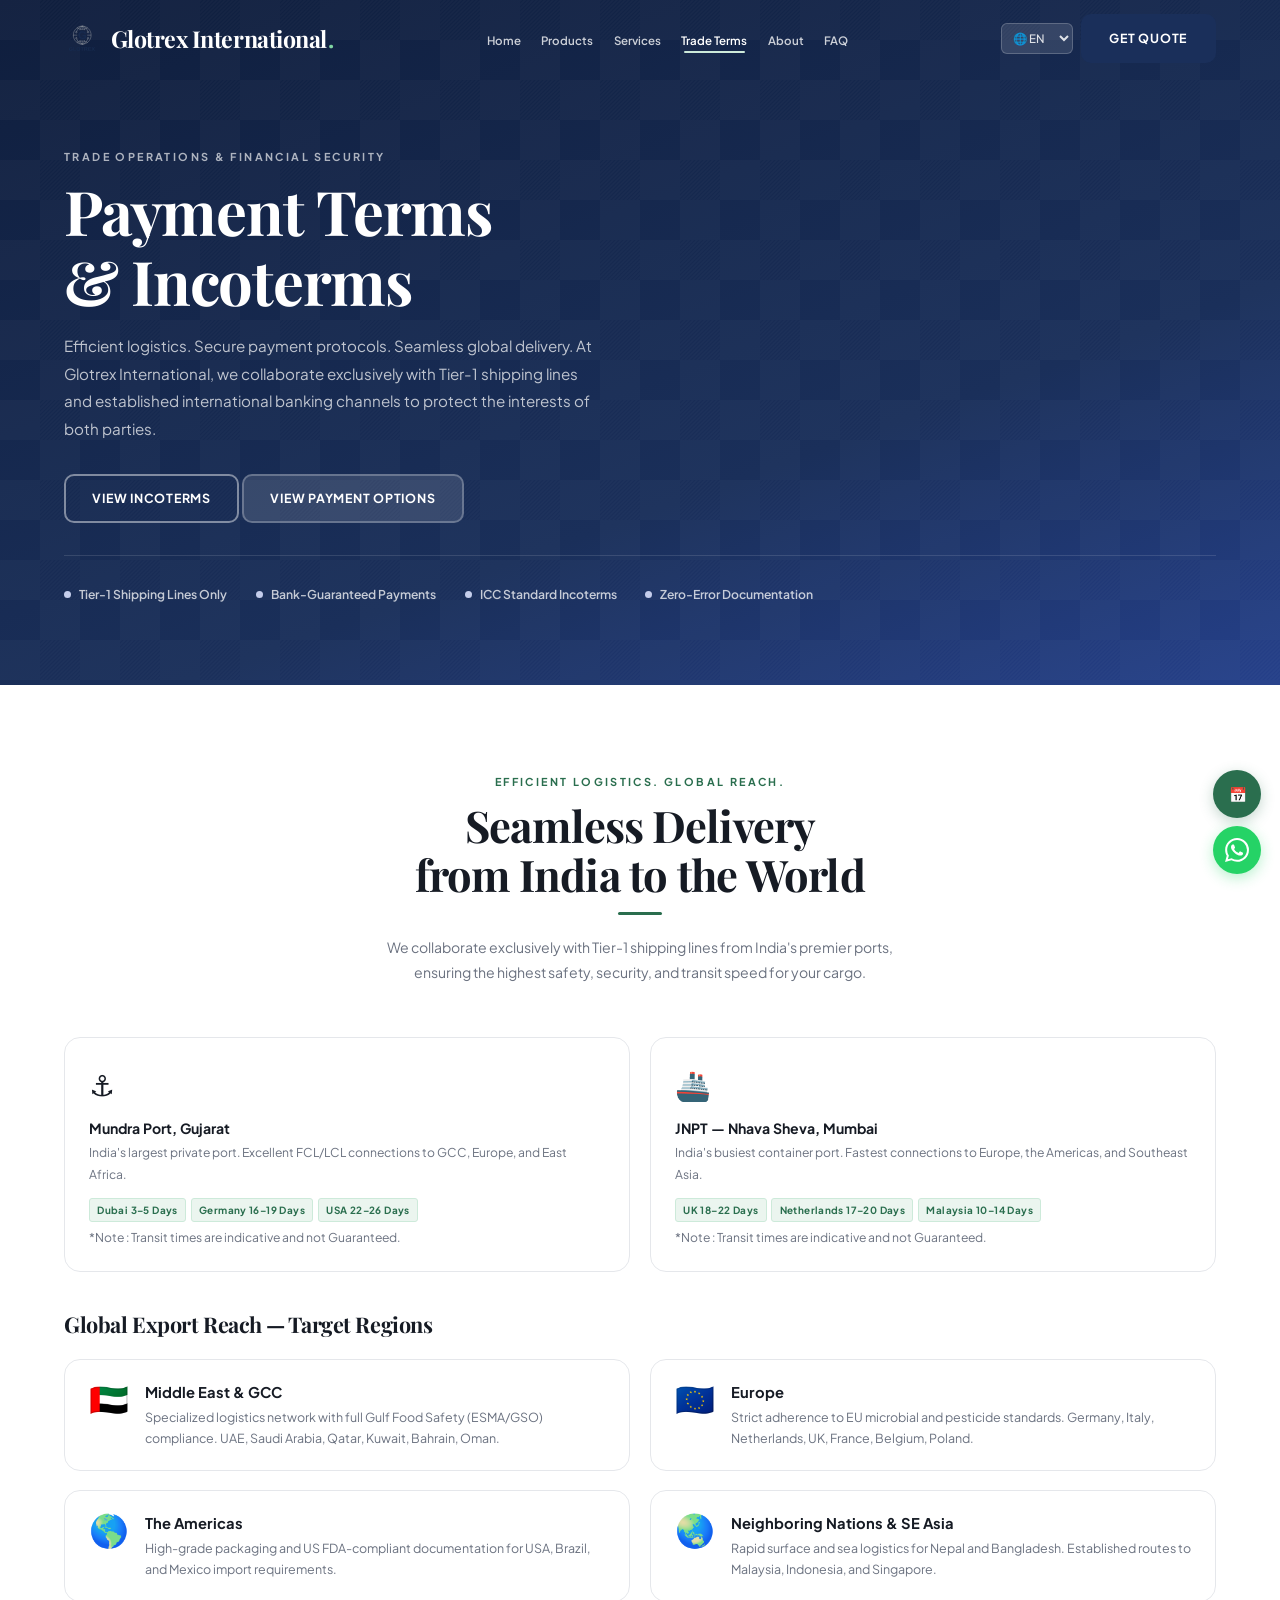
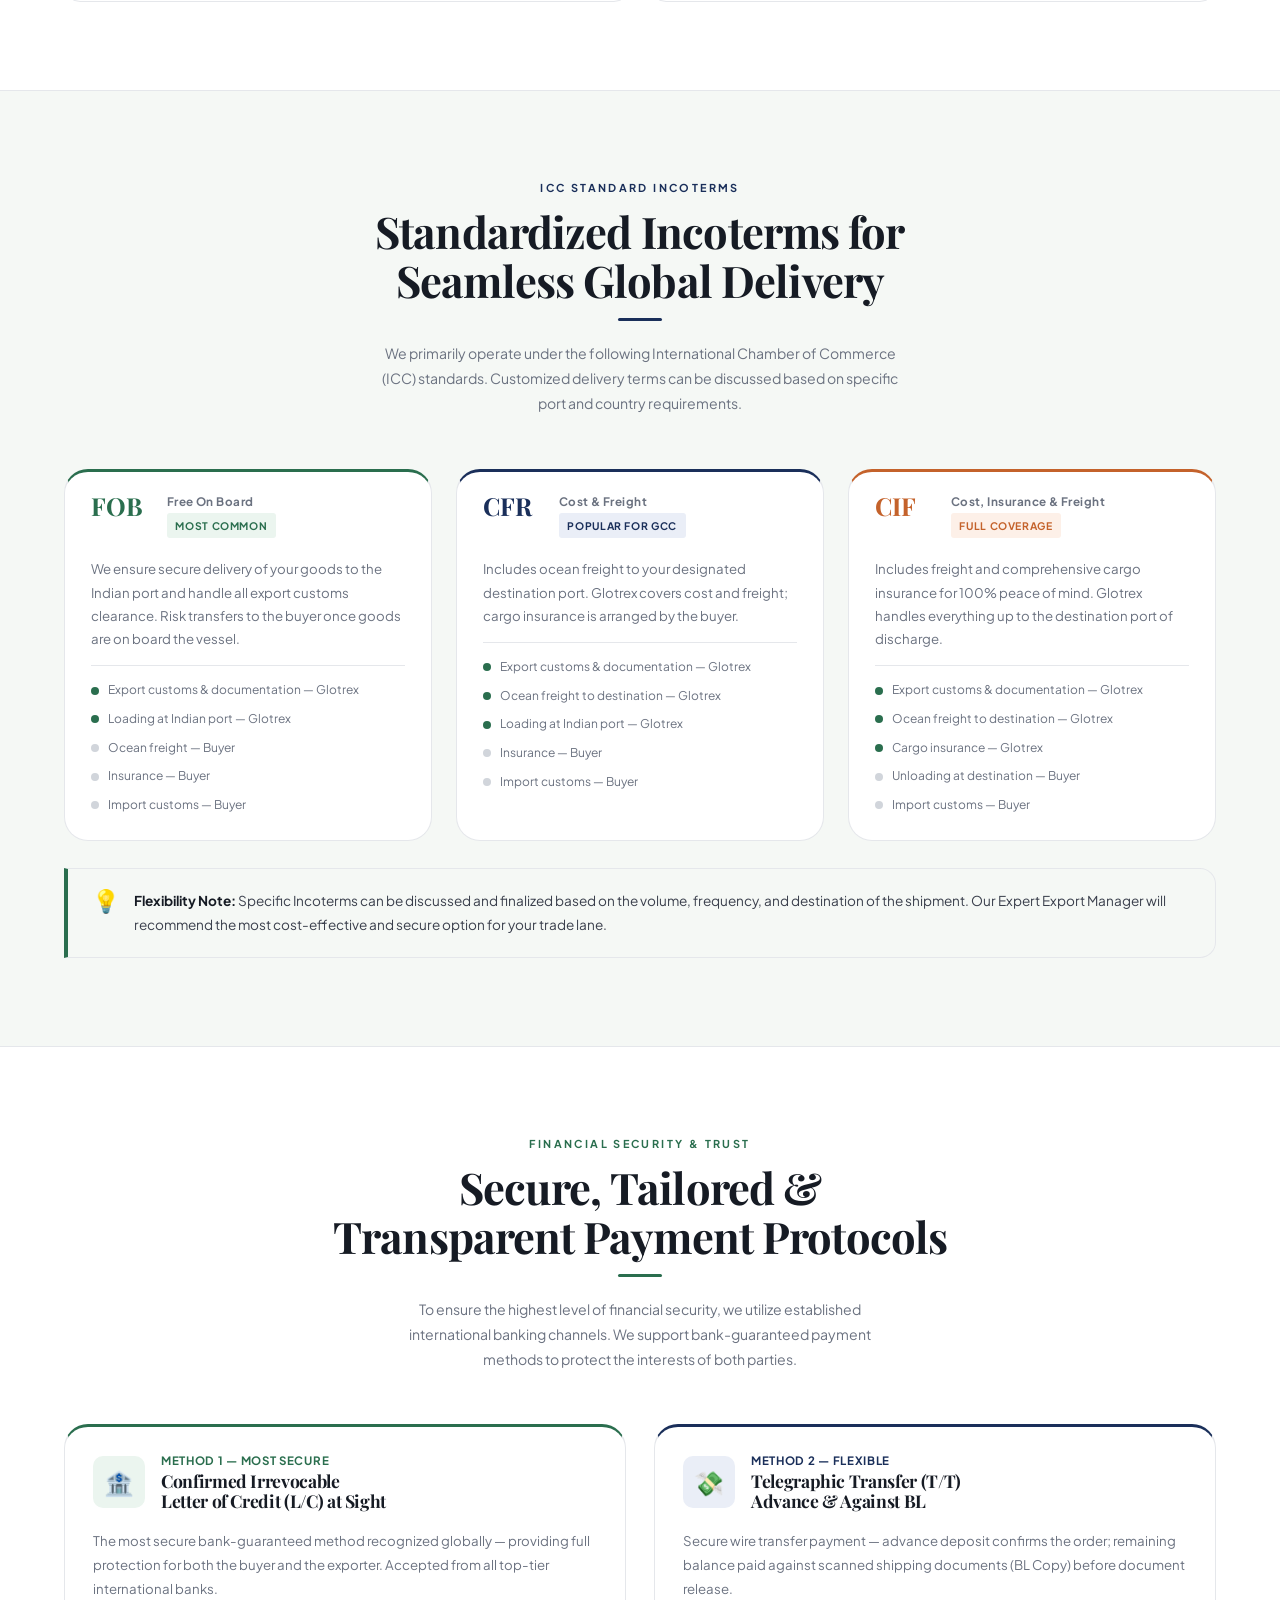
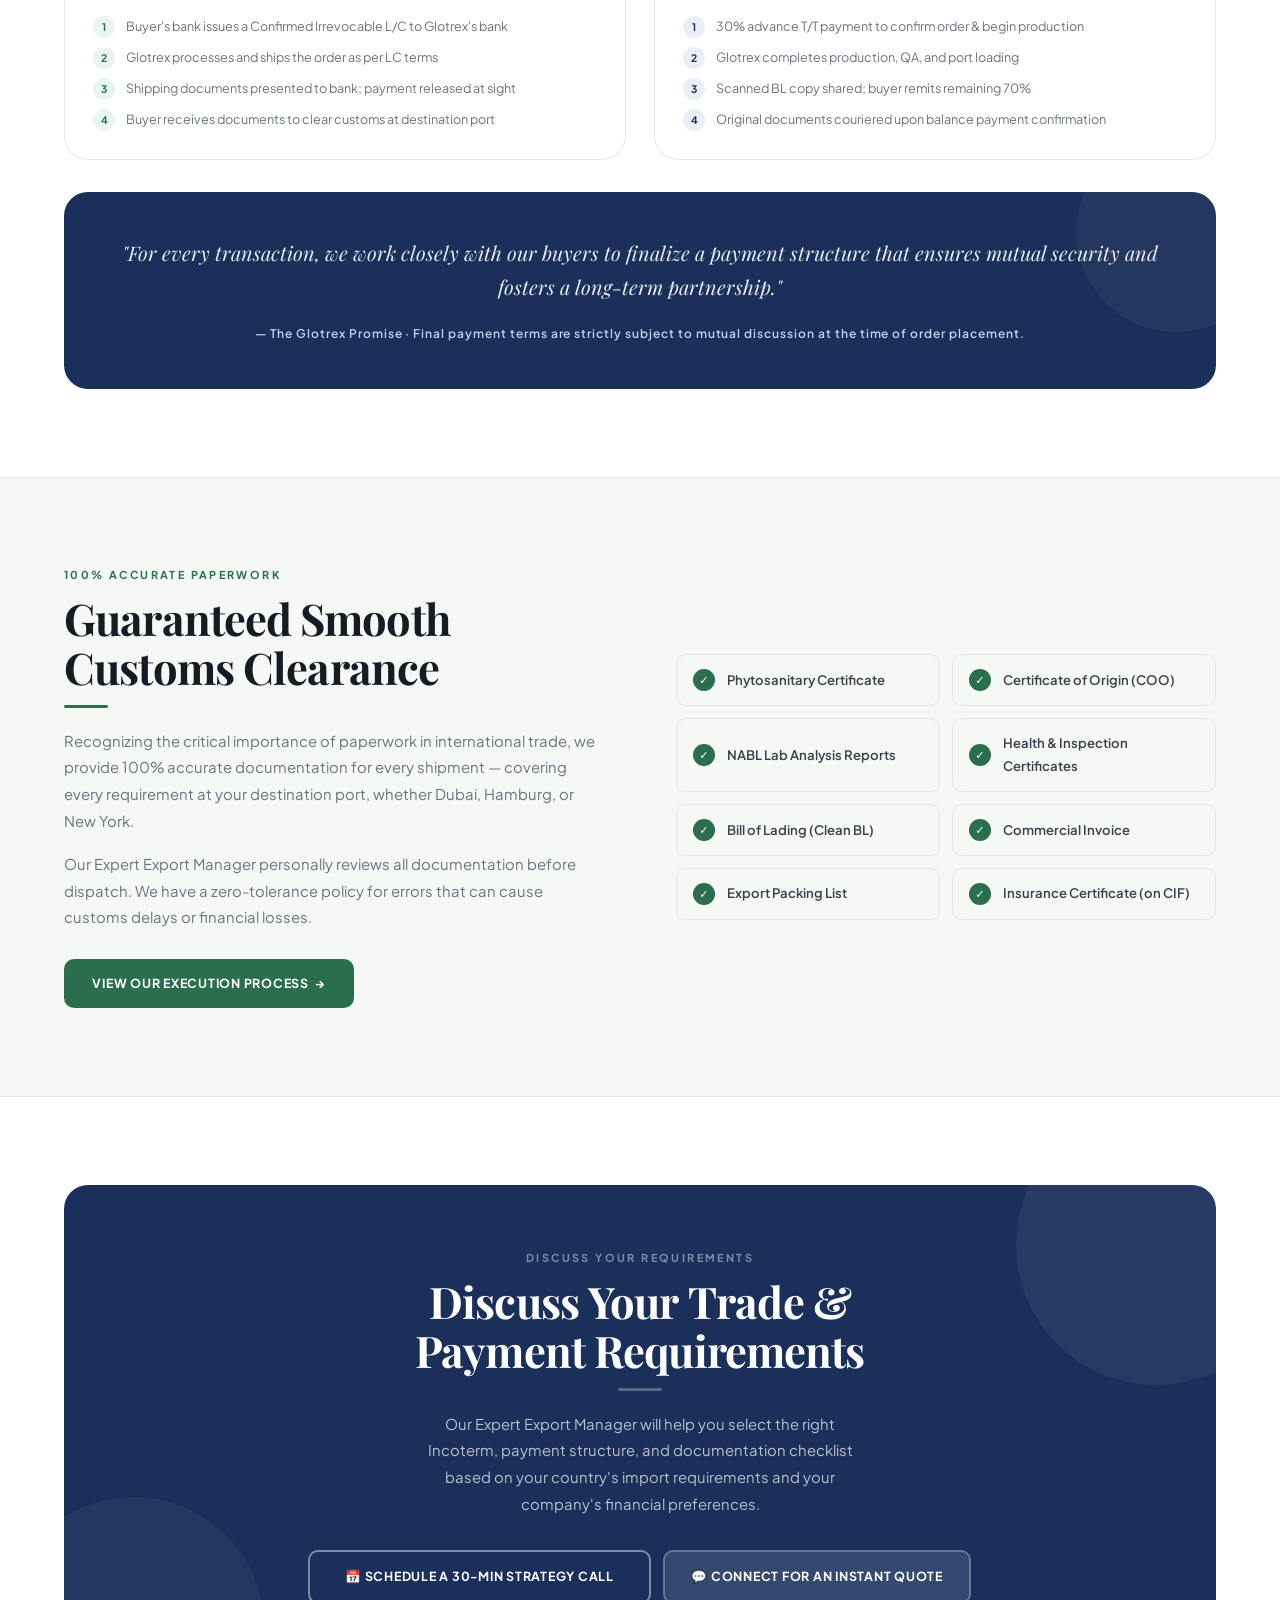
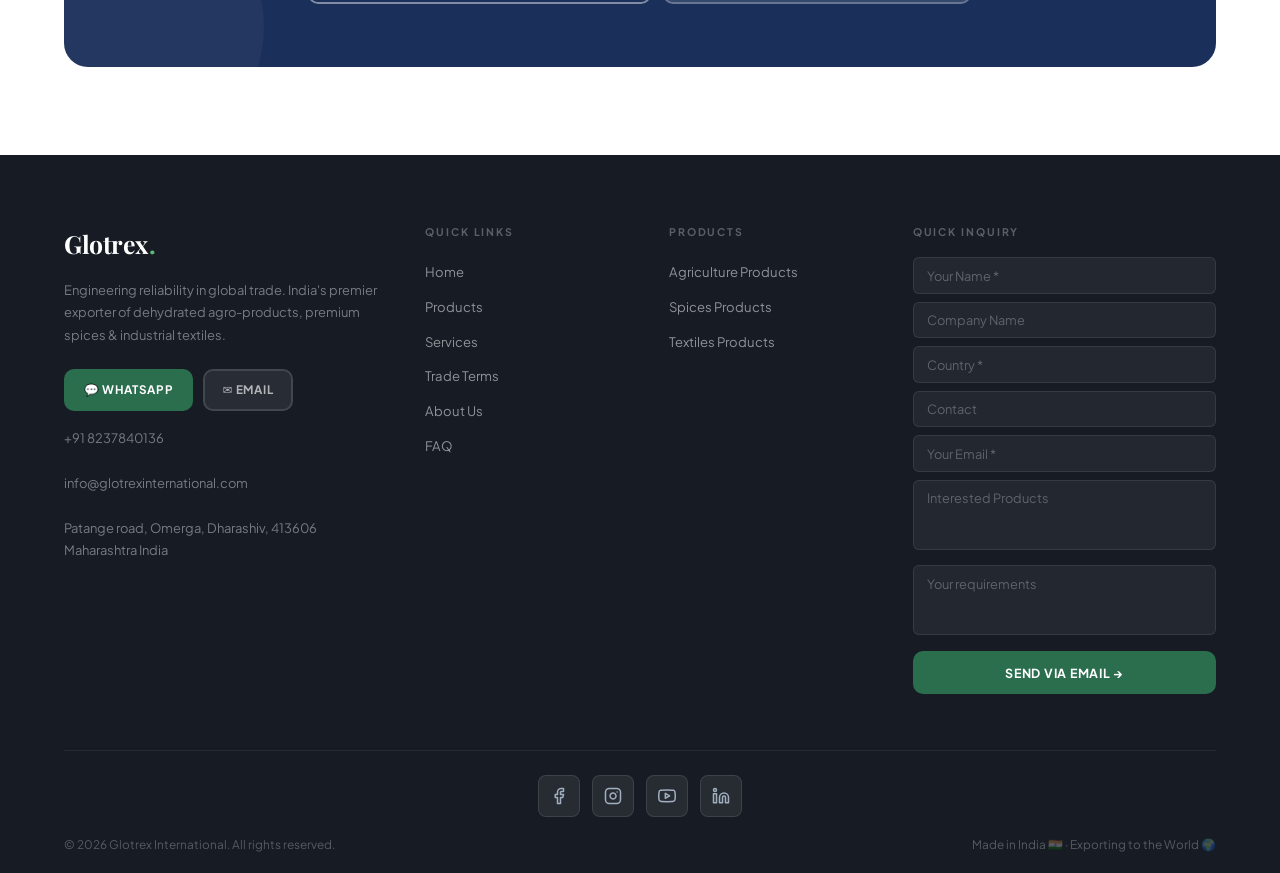
<file: glotrex/payment.html>
<!DOCTYPE html>
<html lang="en">

<head>
  <meta charset="UTF-8" />
  <meta name="viewport" content="width=device-width, initial-scale=1.0" />
  <title>Payment Terms & Incoterms — Glotrex International</title>
  <link rel="icon" type="image/png" href="assets/img/logo.png">
  <meta name="description"
    content="Glotrex International's trade operations — Incoterms (FOB, CFR, CIF), secure payment protocols (LC, TT), global export reach, and zero-error documentation." />
  <link rel="preconnect" href="https://fonts.googleapis.com" />
  <link rel="preconnect" href="https://fonts.gstatic.com" crossorigin />
  <link rel="stylesheet"
    href="https://fonts.googleapis.com/css2?family=Playfair+Display:ital,wght@0,600;0,700;1,600&family=Plus+Jakarta+Sans:wght@400;500;600;700&display=swap" />
  <link rel="stylesheet" href="assets/css/style.css" />
  <script>
    function googleTranslateElementInit() {
      new google.translate.TranslateElement({
        pageLanguage: 'en',
        includedLanguages: 'en,hi,mr,de,ar,ru,pt,es,it,bn,ne,ms,id',
        autoDisplay: false,
        layout: google.translate.TranslateElement.InlineLayout.SIMPLE
      }, 'gte');
    }
  </script>
  <script src="https://translate.google.com/translate_a/element.js?cb=googleTranslateElementInit" async defer></script>
  <div id="gte" style="display:none;position:absolute;top:-9999px;left:-9999px"></div>


  <style>
    /* ══════════════════════════════════════════════════
     PAGE-SPECIFIC — Payment Terms & Incoterms
  ══════════════════════════════════════════════════ */

    /* ── Hero ── */
    .pay-hero {
      padding: 148px 0 80px;
      background: linear-gradient(160deg, var(--navy-dark) 0%, var(--navy) 65%, var(--navy-mid) 100%);
      position: relative;
      overflow: hidden;
    }

    .pay-hero::before {
      content: '';
      position: absolute;
      inset: 0;
      background: url("data:image/svg+xml,%3Csvg width='80' height='80' viewBox='0 0 80 80' xmlns='http://www.w3.org/2000/svg'%3E%3Cg fill='%23ffffff' fill-opacity='0.025'%3E%3Cpath fill-rule='evenodd' d='M0 0h40v40H0V0zm40 40h40v40H40V40zm0-40h2l-2 2V0zm0 4l4-4h2l-6 6V4zm0 4l8-8h2L40 10V8zm0 4L52 0h2L40 14v-2zm0 4L56 0h2L40 18v-2zm0 4L60 0h2L40 22v-2zm0 4L64 0h2L40 26v-2zm0 4L68 0h2L40 30v-2zm0 4L72 0h2L40 34v-2zm0 4L76 0h2L40 38v-2zm0 4L80 0v2L42 40h-2zm4 0L80 4v2L46 40h-2zm4 0L80 8v2L50 40h-2zm4 0l28-28v2L54 40h-2zm4 0l24-24v2L58 40h-2zm4 0l20-20v2L62 40h-2zm4 0l16-16v2L66 40h-2zm4 0l12-12v2L70 40h-2zm4 0l8-8v2L74 40h-2zm4 0l4-4v2l-2 2h-2z'/%3E%3C/g%3E%3C/svg%3E");
    }

    .pay-hero-inner {
      position: relative;
      z-index: 1;
    }

    .pay-hero h1 {
      color: var(--white);
      margin-bottom: 1rem;
    }

    .pay-hero>.container p {
      color: rgba(255, 255, 255, .72);
      max-width: 530px;
      font-size: .95rem;
      line-height: 1.82;
      margin-bottom: 2rem;
    }

    /* Hero trust strip */
    .hero-trust {
      display: flex;
      gap: 1.8rem;
      flex-wrap: wrap;
      margin-top: 2rem;
      padding-top: 1.75rem;
      border-top: 1px solid rgba(255, 255, 255, .12);
    }

    .trust-pill {
      display: flex;
      align-items: center;
      gap: .5rem;
      font-size: .76rem;
      font-weight: 600;
      color: rgba(255, 255, 255, .75);
    }

    .trust-pill .dot-navy {
      width: 7px;
      height: 7px;
      border-radius: 50%;
      background: var(--navy-tint);
      flex-shrink: 0;
    }

    /* ── Incoterms cards ── */
    .inco-grid {
      display: grid;
      grid-template-columns: repeat(3, 1fr);
      gap: 1.5rem;
    }

    @media(max-width:900px) {
      .inco-grid {
        grid-template-columns: 1fr 1fr;
      }
    }

    @media(max-width:540px) {
      .inco-grid {
        grid-template-columns: 1fr;
      }
    }

    .inco-card {
      border-radius: var(--r-xl);
      overflow: hidden;
      border: 1px solid var(--border);
      background: var(--white);
      transition: transform var(--t-mid) var(--ease), box-shadow var(--t-mid), border-color var(--t-mid);
    }

    .inco-card:hover {
      transform: translateY(-5px);
      box-shadow: var(--sh-lg);
    }

    .inco-header {
      padding: 1.4rem 1.6rem 1.2rem;
      display: flex;
      align-items: flex-start;
      gap: 1rem;
    }

    .inco-badge {
      font-family: var(--font-display);
      font-size: 1.55rem;
      font-weight: 700;
      line-height: 1;
      flex-shrink: 0;
      min-width: 60px;
    }

    .inco-card.fob {
      border-top: 3px solid var(--green);
    }

    .inco-card.cfr {
      border-top: 3px solid var(--navy);
    }

    .inco-card.cif {
      border-top: 3px solid var(--spice);
    }

    .inco-card.fob .inco-badge {
      color: var(--green);
    }

    .inco-card.cfr .inco-badge {
      color: var(--navy);
    }

    .inco-card.cif .inco-badge {
      color: var(--spice);
    }

    .inco-card.fob:hover {
      border-color: var(--green-tint);
    }

    .inco-card.cfr:hover {
      border-color: var(--navy-tint);
    }

    .inco-card.cif:hover {
      border-color: var(--spice-tint);
    }

    .inco-full {
      font-size: .73rem;
      font-weight: 700;
      letter-spacing: .04em;
      color: var(--ink-soft);
      line-height: 1.3;
    }

    .inco-body {
      padding: 0 1.6rem 1.5rem;
    }

    .inco-body p {
      font-size: .83rem;
      line-height: 1.76;
      margin-bottom: .9rem;
    }

    .inco-body hr {
      border: none;
      border-top: 1px solid var(--border);
      margin-bottom: .9rem;
    }

    .responsibility-row {
      display: flex;
      gap: .5rem;
      flex-direction: column;
    }

    .resp-item {
      display: flex;
      align-items: center;
      gap: .6rem;
      font-size: .75rem;
      color: var(--ink-soft);
    }

    .resp-dot {
      width: 8px;
      height: 8px;
      border-radius: 50%;
      flex-shrink: 0;
    }

    .resp-dot.yes {
      background: var(--green);
    }

    .resp-dot.no {
      background: var(--border-mid);
    }

    .inco-tag {
      display: inline-flex;
      align-items: center;
      gap: .3rem;
      font-size: .65rem;
      font-weight: 700;
      letter-spacing: .06em;
      text-transform: uppercase;
      padding: .22rem .55rem;
      border-radius: 3px;
    }

    .tag-green {
      background: var(--green-pale);
      color: var(--green);
    }

    .tag-navy {
      background: var(--navy-pale);
      color: var(--navy);
    }

    .tag-spice {
      background: var(--spice-pale);
      color: var(--spice);
    }

    /* ── Flexibility note ── */
    .flex-note {
      background: var(--bg-soft);
      border: 1px solid var(--border);
      border-left: 4px solid var(--green);
      border-radius: 0 var(--r-lg) var(--r-lg) 0;
      padding: 1.25rem 1.5rem;
      margin-top: 1.75rem;
      display: flex;
      gap: .9rem;
      align-items: flex-start;
    }

    .flex-note .icon {
      font-size: 1.4rem;
      flex-shrink: 0;
      line-height: 1;
    }

    .flex-note p {
      font-size: .85rem;
      color: var(--ink-mid);
      line-height: 1.75;
      margin: 0;
    }

    .flex-note p strong {
      color: var(--ink);
    }

    /* ── Payment method cards ── */
    .pay-grid {
      display: grid;
      grid-template-columns: 1fr 1fr;
      gap: 1.75rem;
    }

    @media(max-width:640px) {
      .pay-grid {
        grid-template-columns: 1fr;
      }
    }

    .pay-card {
      background: var(--white);
      border: 1px solid var(--border);
      border-radius: var(--r-xl);
      overflow: hidden;
      transition: transform var(--t-mid) var(--ease), box-shadow var(--t-mid), border-color var(--t-mid);
    }

    .pay-card:hover {
      transform: translateY(-4px);
      box-shadow: var(--sh);
    }

    .pay-card.lc {
      border-top: 3px solid var(--green);
    }

    .pay-card.tt {
      border-top: 3px solid var(--navy);
    }

    .pay-card.lc:hover {
      border-color: var(--green-tint);
    }

    .pay-card.tt:hover {
      border-color: var(--navy-tint);
    }

    .pay-card-head {
      padding: 1.5rem 1.75rem 1rem;
      display: flex;
      align-items: center;
      gap: 1rem;
    }

    .pay-card-icon {
      width: 52px;
      height: 52px;
      border-radius: var(--r);
      display: flex;
      align-items: center;
      justify-content: center;
      font-size: 1.5rem;
      flex-shrink: 0;
    }

    .pay-card.lc .pay-card-icon {
      background: var(--green-pale);
    }

    .pay-card.tt .pay-card-icon {
      background: var(--navy-pale);
    }

    .pay-card-head h3 {
      font-size: 1.1rem;
      color: var(--ink);
      margin-bottom: .15rem;
    }

    .pay-card-head .subtitle {
      font-size: .72rem;
      font-weight: 700;
      letter-spacing: .06em;
      text-transform: uppercase;
    }

    .pay-card.lc .subtitle {
      color: var(--green);
    }

    .pay-card.tt .subtitle {
      color: var(--navy);
    }

    .pay-card-body {
      padding: 0 1.75rem 1.75rem;
    }

    .pay-card-body p {
      font-size: .83rem;
      line-height: 1.78;
      margin-bottom: 1rem;
    }

    .pay-steps {
      display: flex;
      flex-direction: column;
      gap: .55rem;
    }

    .pay-step {
      display: flex;
      align-items: flex-start;
      gap: .7rem;
      font-size: .79rem;
      color: var(--ink-soft);
    }

    .step-num {
      width: 22px;
      height: 22px;
      border-radius: 50%;
      flex-shrink: 0;
      display: flex;
      align-items: center;
      justify-content: center;
      font-size: .65rem;
      font-weight: 700;
    }

    .pay-card.lc .step-num {
      background: var(--green-pale);
      color: var(--green);
    }

    .pay-card.tt .step-num {
      background: var(--navy-pale);
      color: var(--navy);
    }

    /* Glotrex promise box */
    .promise-box {
      background: var(--navy);
      border-radius: var(--r-xl);
      padding: 2.75rem 3rem;
      text-align: center;
      margin-top: 2rem;
      position: relative;
      overflow: hidden;
    }

    .promise-box::before {
      content: '';
      position: absolute;
      top: -60px;
      right: -60px;
      width: 200px;
      height: 200px;
      border-radius: 50%;
      background: rgba(255, 255, 255, .04);
    }

    .promise-box blockquote {
      font-family: var(--font-display);
      font-size: 1.25rem;
      font-style: italic;
      color: rgba(255, 255, 255, .9);
      line-height: 1.7;
      margin-bottom: .85rem;
    }

    .promise-box cite {
      font-size: .75rem;
      color: var(--navy-tint);
      font-style: normal;
      font-weight: 600;
      letter-spacing: .08em;
    }

    /* ── Region cards ── */
    .region-grid {
      display: grid;
      grid-template-columns: repeat(2, 1fr);
      gap: 1.25rem;
    }

    @media(max-width:600px) {
      .region-grid {
        grid-template-columns: 1fr;
      }
    }

    .region-card {
      background: var(--white);
      border: 1px solid var(--border);
      border-radius: var(--r-lg);
      padding: 1.35rem 1.5rem;
      display: flex;
      gap: 1rem;
      align-items: flex-start;
      transition: transform var(--t-mid) var(--ease), border-color var(--t-mid);
    }

    .region-card:hover {
      transform: translateY(-3px);
      border-color: var(--green-tint);
    }

    .region-flag {
      font-size: 2rem;
      line-height: 1;
      flex-shrink: 0;
    }

    .region-card h4 {
      color: var(--ink);
      margin-bottom: .3rem;
      font-size: .92rem;
    }

    .region-card p {
      font-size: .78rem;
      line-height: 1.65;
    }

    /* Ports row */
    .ports-row {
      display: flex;
      gap: 1.25rem;
      flex-wrap: wrap;
      margin-top: 1.5rem;
    }

    .port-card {
      flex: 1;
      min-width: 220px;
      background: var(--white);
      border: 1px solid var(--border);
      border-radius: var(--r-lg);
      padding: 1.35rem 1.5rem;
      transition: transform var(--t-mid) var(--ease), border-color var(--t-mid);
    }

    .port-card:hover {
      transform: translateY(-3px);
      border-color: var(--green-tint);
    }

    .port-icon {
      font-size: 1.8rem;
      margin-bottom: .6rem;
    }

    .port-card h4 {
      color: var(--ink);
      font-size: .88rem;
      margin-bottom: .25rem;
    }

    .port-card p {
      font-size: .76rem;
    }

    .port-card .port-routes {
      display: flex;
      flex-wrap: wrap;
      gap: .3rem;
      margin-top: .75rem;
    }

    .port-route {
      font-size: .62rem;
      font-weight: 700;
      letter-spacing: .04em;
      color: var(--green);
      background: var(--green-pale);
      border: 1px solid var(--green-tint);
      padding: .16rem .45rem;
      border-radius: 3px;
    }

    /* ── Docs list (payment page version) ── */
    .doc-list {
      display: grid;
      grid-template-columns: repeat(2, 1fr);
      gap: .75rem;
    }

    @media(max-width:540px) {
      .doc-list {
        grid-template-columns: 1fr;
      }
    }

    .doc-list-item {
      display: flex;
      align-items: center;
      gap: .75rem;
      background: var(--bg-soft);
      border: 1px solid var(--border);
      border-radius: var(--r);
      padding: .85rem 1rem;
      font-size: .82rem;
      font-weight: 600;
      color: var(--ink-mid);
      transition: border-color var(--t-fast), background var(--t-fast);
    }

    .doc-list-item:hover {
      border-color: var(--green-tint);
      background: var(--green-pale);
    }

    .doc-list-item .check {
      width: 22px;
      height: 22px;
      border-radius: 50%;
      flex-shrink: 0;
      background: var(--green);
      display: flex;
      align-items: center;
      justify-content: center;
      font-size: .7rem;
      color: var(--white);
      font-weight: 700;
    }

    .goog-te-banner-frame,
    .goog-te-gadget,
    .skiptranslate,
    #goog-gt-tt,
    .goog-te-balloon-frame {
      display: none !important;
      visibility: hidden !important;
    }

    /* Prevent font override by Google Translate */
    font {
      color: inherit !important;
    }
  </style>
</head>

<body>

  <!-- ═══ NAVBAR ═══ -->
  <nav id="navbar">
    <div class="container">
      <div class="nav-inner">
        <a href="index.html" class="nav-logo">
          <span class="nav-logo__mark" aria-hidden="true">
            <img src="assets/img/logo.svg" alt="Glotrex logo">
          </span>
          Glotrex International<span class="dot">.</span>
        </a>
        <ul class="nav-links">
          <li><a href="index.html">Home</a></li>
          <li><a href="products.html">Products</a></li>
          <li><a href="services.html">Services</a></li>
          <li><a href="payment.html">Trade Terms</a></li>
          <li><a href="about.html">About</a></li>
          <li><a href="faq.html">FAQ</a></li>
        </ul>
        <div class="nav-cta">
          <select id="langSelect" class="lang-select" title="Language">
            <option value="en">🌐 EN</option>
            <option value="de">🇩🇪 DE</option>
            <option value="ar">🇦🇪 عربي</option>
            <option value="ru">🇷🇺 RU</option>
            <option value="pt">🇧🇷 PT</option>
            <option value="es">🇪🇸 ES</option>
            <option value="it">🇮🇹 IT</option>
          </select>
          <a href="index.html#contact" class="btn btn-navy">Get Quote</a>
        </div>
        <div class="mobile-lang-top">
          <select id="langSelectMobileTop" class="lang-select-mobile-top" title="Language">
            <option value="en">🌐 EN</option>
            <option value="de">🇩🇪 DE</option>
            <option value="ar">🇦🇪 عربي</option>
            <option value="ru">🇷🇺 RU</option>
            <option value="pt">🇧🇷 PT</option>
            <option value="es">🇪🇸 ES</option>
            <option value="it">🇮🇹 IT</option>
          </select>
        </div>
        <button class="hamburger" aria-label="Menu"><span></span><span></span><span></span></button>
      </div>
    </div>
  </nav>
  <nav class="mobile-nav">
    <button class="mobile-nav-close">✕</button>
    <a href="index.html">Home</a>
    <a href="products.html">Products</a>
    <a href="services.html">Services</a>
    <a href="payment.html">Trade Terms</a>
    <a href="about.html">About</a>
    <a href="faq.html">FAQ</a>
    <a href="index.html#contact">Contact</a>
  </nav>


  <!-- Sticky CTAs -->
  <div class="sticky-ctas">
    <button class="sticky-call" onclick="window.open('https://calendar.app.google/Q5zK1rfaLhxRVD7p7','_blank')">
      <span class="call-icon">📅</span>
      <span class="call-text">Schedule a 30-Min Strategy Call with our Expert Manager</span>
    </button>
    <a class="sticky-wa" href="https://wa.me/918237840136" target="_blank" rel="noopener" aria-label="WhatsApp">
      <svg viewBox="0 0 24 24">
        <path
          d="M17.472 14.382c-.297-.149-1.758-.867-2.03-.967-.273-.099-.471-.148-.67.15-.197.297-.767.966-.94 1.164-.173.199-.347.223-.644.075-.297-.15-1.255-.463-2.39-1.475-.883-.788-1.48-1.761-1.653-2.059-.173-.297-.018-.458.13-.606.134-.133.298-.347.446-.52.149-.174.198-.298.298-.497.099-.198.05-.371-.025-.52-.075-.149-.669-1.612-.916-2.207-.242-.579-.487-.5-.669-.51-.173-.008-.371-.01-.57-.01-.198 0-.52.074-.792.372-.272.297-1.04 1.016-1.04 2.479 0 1.462 1.065 2.875 1.213 3.074.149.198 2.096 3.2 5.077 4.487.709.306 1.262.489 1.694.625.712.227 1.36.195 1.871.118.571-.085 1.758-.719 2.006-1.413.248-.694.248-1.289.173-1.413-.074-.124-.272-.198-.57-.347m-5.421 7.403h-.004a9.87 9.87 0 01-5.031-1.378l-.361-.214-3.741.982.998-3.648-.235-.374a9.86 9.86 0 01-1.51-5.26c.001-5.45 4.436-9.884 9.888-9.884 2.64 0 5.122 1.03 6.988 2.898a9.825 9.825 0 012.893 6.994c-.003 5.45-4.437 9.884-9.885 9.884m8.413-18.297A11.815 11.815 0 0012.05 0C5.495 0 .16 5.335.157 11.892c0 2.096.547 4.142 1.588 5.945L.057 24l6.305-1.654a11.882 11.882 0 005.683 1.448h.005c6.554 0 11.89-5.335 11.893-11.893a11.821 11.821 0 00-3.48-8.413Z" />
      </svg>
    </a>
  </div>

  <!-- ═══════════════════════════════════════════════════
     HERO
═══════════════════════════════════════════════════ -->
  <section class="pay-hero">
    <div class="container">
      <div class="pay-hero-inner">
        <span class="eyebrow white reveal">Trade Operations &amp; Financial Security</span>
        <h1 class="anim-heading reveal reveal-delay-1">Payment Terms<br>&amp; Incoterms</h1>
        <p class="reveal reveal-delay-2">Efficient logistics. Secure payment protocols. Seamless global delivery. At
          Glotrex International, we collaborate exclusively with Tier-1 shipping lines and established international
          banking channels to protect the interests of both parties.</p>
        <div class="hero-btns reveal reveal-delay-3">
          <a href="#incoterms" class="btn btn-outline-white">View Incoterms</a>
          <a href="#payment" class="btn"
            style="background:rgba(255,255,255,.12);color:#fff;border:2px solid rgba(255,255,255,.25)">View Payment
            Options</a>
        </div>
        <div class="hero-trust reveal reveal-delay-4">
          <div class="trust-pill"><span class="dot-navy"></span>Tier-1 Shipping Lines Only</div>
          <div class="trust-pill"><span class="dot-navy"></span>Bank-Guaranteed Payments</div>
          <div class="trust-pill"><span class="dot-navy"></span>ICC Standard Incoterms</div>
          <div class="trust-pill"><span class="dot-navy"></span>Zero-Error Documentation</div>
        </div>
      </div>
    </div>
  </section>

  <!-- ═══════════════════════════════════════════════════
     LOGISTICS & GLOBAL REACH
═══════════════════════════════════════════════════ -->
  <section class="section">
    <div class="container">
      <div class="section-header reveal">
        <span class="eyebrow">Efficient Logistics. Global Reach.</span>
        <h2 class="anim-heading">Seamless Delivery<br>from India to the World</h2>
        <div class="divider center"></div>
        <p>We collaborate exclusively with Tier-1 shipping lines from India's premier ports, ensuring the highest
          safety, security, and transit speed for your cargo.</p>
      </div>

      <!-- Ports -->
      <div class="ports-row reveal scale-in">
        <div class="port-card">
          <div class="port-icon">⚓</div>
          <h4>Mundra Port, Gujarat</h4>
          <p>India's largest private port. Excellent FCL/LCL connections to GCC, Europe, and East Africa.</p>
          <div class="port-routes">
            <span class="port-route">Dubai 3–5 Days</span>
            <span class="port-route">Germany 16–19 Days</span>
            <span class="port-route">USA 22–26 Days</span>
            <p>*Note : Transit times are indicative and not Guaranteed.</p>
          </div>
        </div>
        <div class="port-card">
          <div class="port-icon">🚢</div>
          <h4>JNPT — Nhava Sheva, Mumbai</h4>
          <p>India's busiest container port. Fastest connections to Europe, the Americas, and Southeast Asia.</p>
          <div class="port-routes">
            <span class="port-route">UK 18–22 Days</span>
            <span class="port-route">Netherlands 17–20 Days</span>
            <span class="port-route">Malaysia 10–14 Days</span>
            <p>*Note : Transit times are indicative and not Guaranteed.</p>
          </div>
        </div>
      </div>

      <!-- Regions -->
      <div style="margin-top:2.5rem">
        <h3 style="font-family:var(--font-display);font-size:1.35rem;margin-bottom:1.4rem;color:var(--ink)"
          class="reveal">Global Export Reach — Target Regions</h3>
        <div class="region-grid">
          <div class="region-card reveal reveal-delay-1">
            <div class="region-flag">🇦🇪</div>
            <div>
              <h4>Middle East &amp; GCC</h4>
              <p>Specialized logistics network with full Gulf Food Safety (ESMA/GSO) compliance. UAE, Saudi Arabia,
                Qatar, Kuwait, Bahrain, Oman.</p>
            </div>
          </div>
          <div class="region-card reveal reveal-delay-2">
            <div class="region-flag">🇪🇺</div>
            <div>
              <h4>Europe</h4>
              <p>Strict adherence to EU microbial and pesticide standards. Germany, Italy, Netherlands, UK, France,
                Belgium, Poland.</p>
            </div>
          </div>
          <div class="region-card reveal reveal-delay-3">
            <div class="region-flag">🌎</div>
            <div>
              <h4>The Americas</h4>
              <p>High-grade packaging and US FDA-compliant documentation for USA, Brazil, and Mexico import
                requirements.</p>
            </div>
          </div>
          <div class="region-card reveal reveal-delay-4">
            <div class="region-flag">🌏</div>
            <div>
              <h4>Neighboring Nations &amp; SE Asia</h4>
              <p>Rapid surface and sea logistics for Nepal and Bangladesh. Established routes to Malaysia, Indonesia,
                and Singapore.</p>
            </div>
          </div>
        </div>
      </div>
    </div>
  </section>

  <!-- ═══════════════════════════════════════════════════
     INCOTERMS
═══════════════════════════════════════════════════ -->
  <section class="section bg-soft b-top b-bottom" id="incoterms">
    <div class="container">
      <div class="section-header reveal">
        <span class="eyebrow navy">ICC Standard Incoterms</span>
        <h2 class="anim-heading">Standardized Incoterms for<br>Seamless Global Delivery</h2>
        <div class="divider center divider-navy" style="background:var(--navy)"></div>
        <p>We primarily operate under the following International Chamber of Commerce (ICC) standards. Customized
          delivery terms can be discussed based on specific port and country requirements.</p>
      </div>

      <div class="inco-grid">

        <!-- FOB -->
        <div class="inco-card fob reveal reveal-delay-1">
          <div class="inco-header">
            <div>
              <div class="inco-badge">FOB</div>
            </div>
            <div>
              <div class="inco-full">Free On Board</div>
              <span class="inco-tag tag-green">Most Common</span>
            </div>
          </div>
          <div class="inco-body">
            <p>We ensure secure delivery of your goods to the Indian port and handle all export customs clearance. Risk
              transfers to the buyer once goods are on board the vessel.</p>
            <hr />
            <div class="responsibility-row">
              <div class="resp-item"><span class="resp-dot yes"></span>Export customs &amp; documentation — Glotrex
              </div>
              <div class="resp-item"><span class="resp-dot yes"></span>Loading at Indian port — Glotrex</div>
              <div class="resp-item"><span class="resp-dot no"></span>Ocean freight — Buyer</div>
              <div class="resp-item"><span class="resp-dot no"></span>Insurance — Buyer</div>
              <div class="resp-item"><span class="resp-dot no"></span>Import customs — Buyer</div>
            </div>
          </div>
        </div>

        <!-- CFR -->
        <div class="inco-card cfr reveal reveal-delay-2">
          <div class="inco-header">
            <div>
              <div class="inco-badge">CFR</div>
            </div>
            <div>
              <div class="inco-full">Cost &amp; Freight</div>
              <span class="inco-tag tag-navy">Popular for GCC</span>
            </div>
          </div>
          <div class="inco-body">
            <p>Includes ocean freight to your designated destination port. Glotrex covers cost and freight; cargo
              insurance is arranged by the buyer.</p>
            <hr />
            <div class="responsibility-row">
              <div class="resp-item"><span class="resp-dot yes"></span>Export customs &amp; documentation — Glotrex
              </div>
              <div class="resp-item"><span class="resp-dot yes"></span>Ocean freight to destination — Glotrex</div>
              <div class="resp-item"><span class="resp-dot yes"></span>Loading at Indian port — Glotrex</div>
              <div class="resp-item"><span class="resp-dot no"></span>Insurance — Buyer</div>
              <div class="resp-item"><span class="resp-dot no"></span>Import customs — Buyer</div>
            </div>
          </div>
        </div>

        <!-- CIF -->
        <div class="inco-card cif reveal reveal-delay-3">
          <div class="inco-header">
            <div>
              <div class="inco-badge">CIF</div>
            </div>
            <div>
              <div class="inco-full">Cost, Insurance &amp; Freight</div>
              <span class="inco-tag tag-spice">Full Coverage</span>
            </div>
          </div>
          <div class="inco-body">
            <p>Includes freight and comprehensive cargo insurance for 100% peace of mind. Glotrex handles everything up
              to the destination port of discharge.</p>
            <hr />
            <div class="responsibility-row">
              <div class="resp-item"><span class="resp-dot yes"></span>Export customs &amp; documentation — Glotrex
              </div>
              <div class="resp-item"><span class="resp-dot yes"></span>Ocean freight to destination — Glotrex</div>
              <div class="resp-item"><span class="resp-dot yes"></span>Cargo insurance — Glotrex</div>
              <div class="resp-item"><span class="resp-dot no"></span>Unloading at destination — Buyer</div>
              <div class="resp-item"><span class="resp-dot no"></span>Import customs — Buyer</div>
            </div>
          </div>
        </div>

      </div>

      <div class="flex-note reveal">
        <div class="icon">💡</div>
        <p><strong>Flexibility Note:</strong> Specific Incoterms can be discussed and finalized based on the volume,
          frequency, and destination of the shipment. Our Expert Export Manager will recommend the most cost-effective
          and secure option for your trade lane.</p>
      </div>
    </div>
  </section>

  <!-- ═══════════════════════════════════════════════════
     PAYMENT TERMS
═══════════════════════════════════════════════════ -->
  <section class="section" id="payment">
    <div class="container">
      <div class="section-header reveal">
        <span class="eyebrow">Financial Security &amp; Trust</span>
        <h2 class="anim-heading">Secure, Tailored &amp;<br>Transparent Payment Protocols</h2>
        <div class="divider center"></div>
        <p>To ensure the highest level of financial security, we utilize established international banking channels. We
          support bank-guaranteed payment methods to protect the interests of both parties.</p>
      </div>

      <div class="pay-grid">

        <!-- LC -->
        <div class="pay-card lc reveal reveal-delay-1">
          <div class="pay-card-head">
            <div class="pay-card-icon">🏦</div>
            <div>
              <div class="subtitle">Method 1 — Most Secure</div>
              <h3>Confirmed Irrevocable<br>Letter of Credit (L/C) at Sight</h3>
            </div>
          </div>
          <div class="pay-card-body">
            <p>The most secure bank-guaranteed method recognized globally — providing full protection for both the buyer
              and the exporter. Accepted from all top-tier international banks.</p>
            <div class="pay-steps">
              <div class="pay-step">
                <div class="step-num">1</div>
                <span>Buyer's bank issues a Confirmed Irrevocable L/C to Glotrex's bank</span>
              </div>
              <div class="pay-step">
                <div class="step-num">2</div>
                <span>Glotrex processes and ships the order as per LC terms</span>
              </div>
              <div class="pay-step">
                <div class="step-num">3</div>
                <span>Shipping documents presented to bank; payment released at sight</span>
              </div>
              <div class="pay-step">
                <div class="step-num">4</div>
                <span>Buyer receives documents to clear customs at destination port</span>
              </div>
            </div>
          </div>
        </div>

        <!-- TT -->
        <div class="pay-card tt reveal reveal-delay-2">
          <div class="pay-card-head">
            <div class="pay-card-icon">💸</div>
            <div>
              <div class="subtitle">Method 2 — Flexible</div>
              <h3>Telegraphic Transfer (T/T)<br>Advance &amp; Against BL</h3>
            </div>
          </div>
          <div class="pay-card-body">
            <p>Secure wire transfer payment — advance deposit confirms the order; remaining balance paid against scanned
              shipping documents (BL Copy) before document release.</p>
            <div class="pay-steps">
              <div class="pay-step">
                <div class="step-num">1</div>
                <span>30% advance T/T payment to confirm order &amp; begin production</span>
              </div>
              <div class="pay-step">
                <div class="step-num">2</div>
                <span>Glotrex completes production, QA, and port loading</span>
              </div>
              <div class="pay-step">
                <div class="step-num">3</div>
                <span>Scanned BL copy shared; buyer remits remaining 70%</span>
              </div>
              <div class="pay-step">
                <div class="step-num">4</div>
                <span>Original documents couriered upon balance payment confirmation</span>
              </div>
            </div>
          </div>
        </div>

      </div>

      <!-- Glotrex Promise -->
      <div class="promise-box reveal">
        <blockquote>"For every transaction, we work closely with our buyers to finalize a payment structure that ensures
          mutual security and fosters a long-term partnership."</blockquote>
        <cite>— The Glotrex Promise · Final payment terms are strictly subject to mutual discussion at the time of order
          placement.</cite>
      </div>

    </div>
  </section>

  <!-- ═══════════════════════════════════════════════════
     ZERO-ERROR DOCUMENTATION
═══════════════════════════════════════════════════ -->
  <section class="section bg-soft b-top b-bottom">
    <div class="container">
      <div class="grid-2" style="gap:4.5rem;align-items:center">

        <div class="reveal from-left">
          <span class="eyebrow">100% Accurate Paperwork</span>
          <h2 class="anim-heading">Guaranteed Smooth<br>Customs Clearance</h2>
          <div class="divider"></div>
          <p style="margin-bottom:1rem">Recognizing the critical importance of paperwork in international trade, we
            provide 100% accurate documentation for every shipment — covering every requirement at your destination
            port, whether Dubai, Hamburg, or New York.</p>
          <p style="margin-bottom:1.75rem">Our Expert Export Manager personally reviews all documentation before
            dispatch. We have a zero-tolerance policy for errors that can cause customs delays or financial losses.</p>
          <a href="services.html" class="btn btn-green btn-arrow">View Our Execution Process</a>
        </div>

        <div class="doc-list reveal from-right">
          <div class="doc-list-item"><span class="check">✓</span>Phytosanitary Certificate</div>
          <div class="doc-list-item"><span class="check">✓</span>Certificate of Origin (COO)</div>
          <div class="doc-list-item"><span class="check">✓</span>NABL Lab Analysis Reports</div>
          <div class="doc-list-item"><span class="check">✓</span>Health &amp; Inspection Certificates</div>
          <div class="doc-list-item"><span class="check">✓</span>Bill of Lading (Clean BL)</div>
          <div class="doc-list-item"><span class="check">✓</span>Commercial Invoice</div>
          <div class="doc-list-item"><span class="check">✓</span>Export Packing List</div>
          <div class="doc-list-item"><span class="check">✓</span>Insurance Certificate (on CIF)</div>
        </div>

      </div>
    </div>
  </section>

  <!-- ═══════════════════════════════════════════════════
     FINAL CTA
═══════════════════════════════════════════════════ -->
  <section class="section" id="cta">
    <div class="container">
      <div class="cta-banner reveal" style="background:var(--navy)">
        <span class="eyebrow" style="color:rgba(255,255,255,.45)">Discuss Your Requirements</span>
        <h2 class="anim-heading" style="color:var(--white)">Discuss Your Trade &amp;<br>Payment Requirements</h2>
        <div class="divider center" style="background:rgba(255,255,255,.28)"></div>
        <p>Our Expert Export Manager will help you select the right Incoterm, payment structure, and documentation
          checklist based on your country's import requirements and your company's financial preferences.</p>
        <div style="display:flex;gap:.75rem;justify-content:center;flex-wrap:wrap">
          <a href="https://calendar.app.google/Q5zK1rfaLhxRVD7p7" target="_blank" class="btn btn-outline-white" style="padding:.88rem 2.2rem">📅 Schedule a 30-Min Strategy Call</a>
          <a href="https://wa.me/918237840136" target="_blank" class="btn"
            style="background:rgba(255,255,255,.12);color:#fff;border:2px solid rgba(255,255,255,.25)">💬 Connect for an
            Instant Quote</a>
        </div>
      </div>
    </div>
  </section>

  <!-- ═══ FOOTER ═══ -->
  <footer id="contact">
    <div class="container">
      <div class="footer-grid">
        <div class="footer-brand">
          <div class="nav-logo" style="color:#fff">Glotrex<span class="dot" style="color:#5DB87A">.</span></div>
          <p>Engineering reliability in global trade. India's premier exporter of dehydrated agro-products, premium
            spices &amp; industrial textiles.</p>
          <div style="display:flex;gap:.6rem;flex-wrap:wrap">
            <a href="https://wa.me/918237840136" target="_blank" class="btn btn-green"
              style="font-size:.73rem;padding:.55rem 1.1rem">💬 WhatsApp</a>
            <a href="mailto:info@glotrexinternational.com" class="btn"
              style="font-size:.73rem;padding:.55rem 1.1rem;background:rgba(255,255,255,.08);color:rgba(255,255,255,.65);border:2px solid rgba(255,255,255,.12)">✉
              Email</a>
          </div>
          <p style="margin-top:1rem">+91 8237840136</p>
          <p style="margin-top:1rem">info@glotrexinternational.com</p>
          <p style="margin-top:1rem">Patange road, Omerga, Dharashiv, 413606 Maharashtra India</p>
        </div>
        <div class="footer-col">
          <h5>Quick Links</h5>
          <ul>
            <li><a href="index.html">Home</a></li>
            <li><a href="products.html">Products</a></li>
            <li><a href="services.html">Services</a></li>
            <li><a href="payment.html">Trade Terms</a></li>
            <li><a href="about.html">About Us</a></li>
            <li><a href="faq.html">FAQ</a></li>
          </ul>
        </div>
        <div class="footer-col">
          <h5>Products</h5>
          <ul>
            <li><a href="products.html#agriculture">Agriculture Products</a></li>
            <li><a href="products.html#spices">Spices Products</a></li>
            <li><a href="products.html#textile">Textiles Products</a></li>
          </ul>
        </div>
        <div class="footer-col">
          <h5>Quick Inquiry</h5>
          <form class="footer-inquiry-form" id="footerInquiryForm">
            <input type="text" name="name" placeholder="Your Name *" required />
            <input type="text" name="company" placeholder="Company Name" />
            <input type="text" name="country" placeholder="Country *" required />
            <input type="tel" name="contact" placeholder="Contact" />
            <input type="email" name="email" placeholder="Your Email *" required />
            <textarea name="products" placeholder="Interested Products"></textarea>
            <textarea name="message" placeholder="Your requirements"></textarea>
            <button type="submit" class="btn btn-green" style="width:100%;justify-content:center">
              Send via Email →
            </button>
          </form>
        </div>
      </div>
      <div class="footer-socials" style="justify-content: center;">
        <a href="https://www.facebook.com/share/1ArCJsv1jY/" class="social-btn facebook-btn" aria-label="Facebook"
          target="_blank">
          <svg viewBox="0 0 24 24" fill="none" stroke="currentColor" stroke-width="2" stroke-linecap="round"
            stroke-linejoin="round">
            <path d="M18 2h-3a5 5 0 0 0-5 5v3H7v4h3v8h4v-8h3l1-4h-4V7a1 1 0 0 1 1-1h3z"></path>
          </svg>
        </a>

        <a href="https://www.instagram.com/glotrex_international?igsh=dGtsbXY3b3F2dWV0" class="social-btn instagram-btn"
          aria-label="Instagram" target="_blank">
          <svg viewBox="0 0 24 24" fill="none" stroke="currentColor" stroke-width="2" stroke-linecap="round"
            stroke-linejoin="round">
            <rect x="2" y="2" width="20" height="20" rx="5" ry="5"></rect>
            <path d="M16 11.37A4 4 0 1 1 12.63 8 4 4 0 0 1 16 11.37z"></path>
            <line x1="17.5" y1="6.5" x2="17.51" y2="6.5"></line>
          </svg>
        </a>

        <a href="https://youtube.com/@glotrexinternational?si=3evf5lbSg8szeqfp" class="social-btn youtube-btn"
          aria-label="YouTube" target="_blank">
          <svg viewBox="0 0 24 24" fill="none" stroke="currentColor" stroke-width="2" stroke-linecap="round"
            stroke-linejoin="round">
            <path
              d="M22.54 6.42a2.78 2.78 0 0 0-1.94-2C18.88 4 12 4 12 4s-6.88 0-8.6.46a2.78 2.78 0 0 0-1.94 2A29 29 0 0 0 1 11.75a29 29 0 0 0 .46 5.33 2.78 2.78 0 0 0 1.94 2c1.72.46 8.6.46 8.6.46s6.88 0 8.6-.46a2.78 2.78 0 0 0 1.94-2 29 29 0 0 0 .46-5.33 29 29 0 0 0-.46-5.33z">
            </path>
            <polygon points="9.75 15.02 15.5 11.75 9.75 8.48 9.75 15.02"></polygon>
          </svg>
        </a>

        <a href="https://www.linkedin.com/in/premsagar-mehetre-4389743a7?utm_source=share&utm_campaign=share_via&utm_content=profile&utm_medium=android_app"
          class="social-btn linkedin-btn" aria-label="LinkedIn" target="_blank">
          <svg viewBox="0 0 24 24" fill="none" stroke="currentColor" stroke-width="2" stroke-linecap="round"
            stroke-linejoin="round">
            <path d="M16 8a6 6 0 0 1 6 6v7h-4v-7a2 2 0 0 0-2-2 2 2 0 0 0-2 2v7h-4v-7a6 6 0 0 1 6-6z"></path>
            <rect x="2" y="9" width="4" height="12"></rect>
            <circle cx="4" cy="4" r="2"></circle>
          </svg>
        </a>
      </div>
      <div class="footer-bottom">
        <span>© 2026 Glotrex International. All rights reserved.</span>
        <span>Made in India 🇮🇳 · Exporting to the World 🌍</span>
      </div>
    </div>
  </footer>

  <script src="assets/js/main.js"></script>
</body>

</html>
</file>
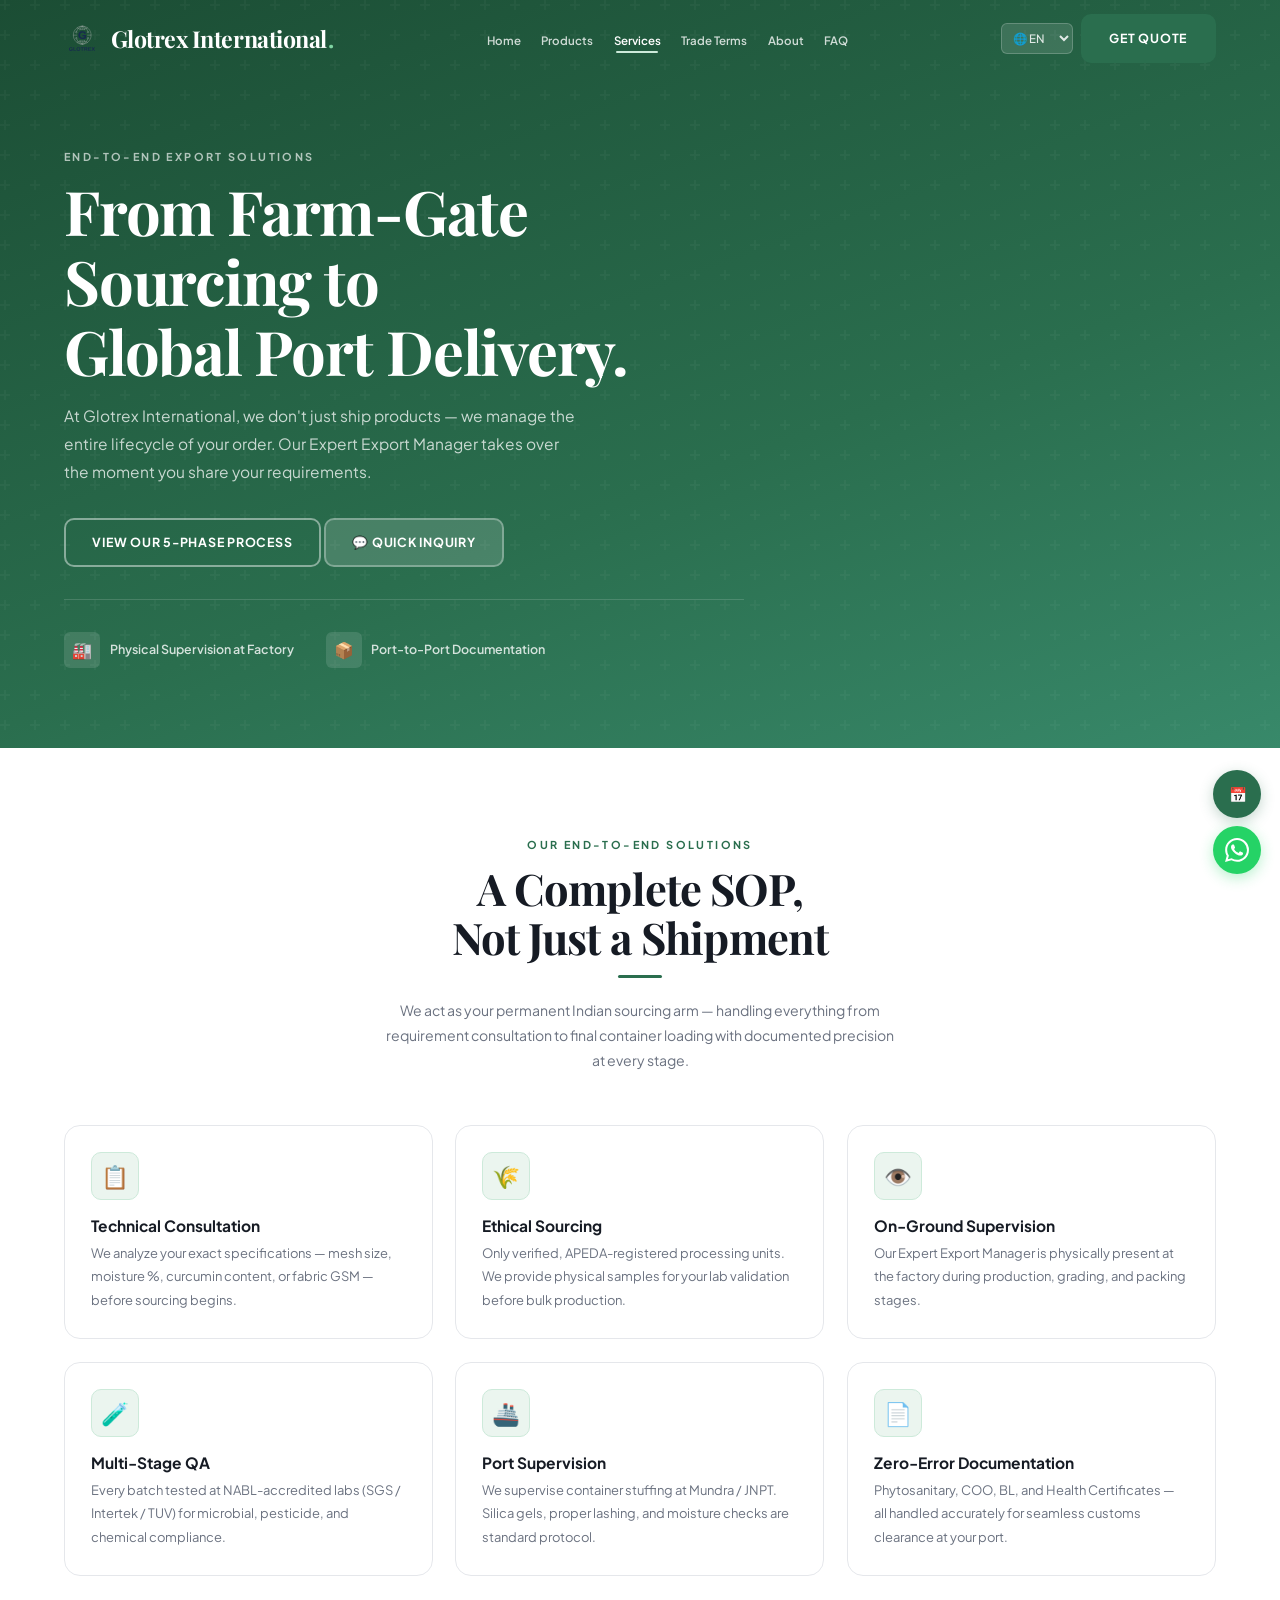
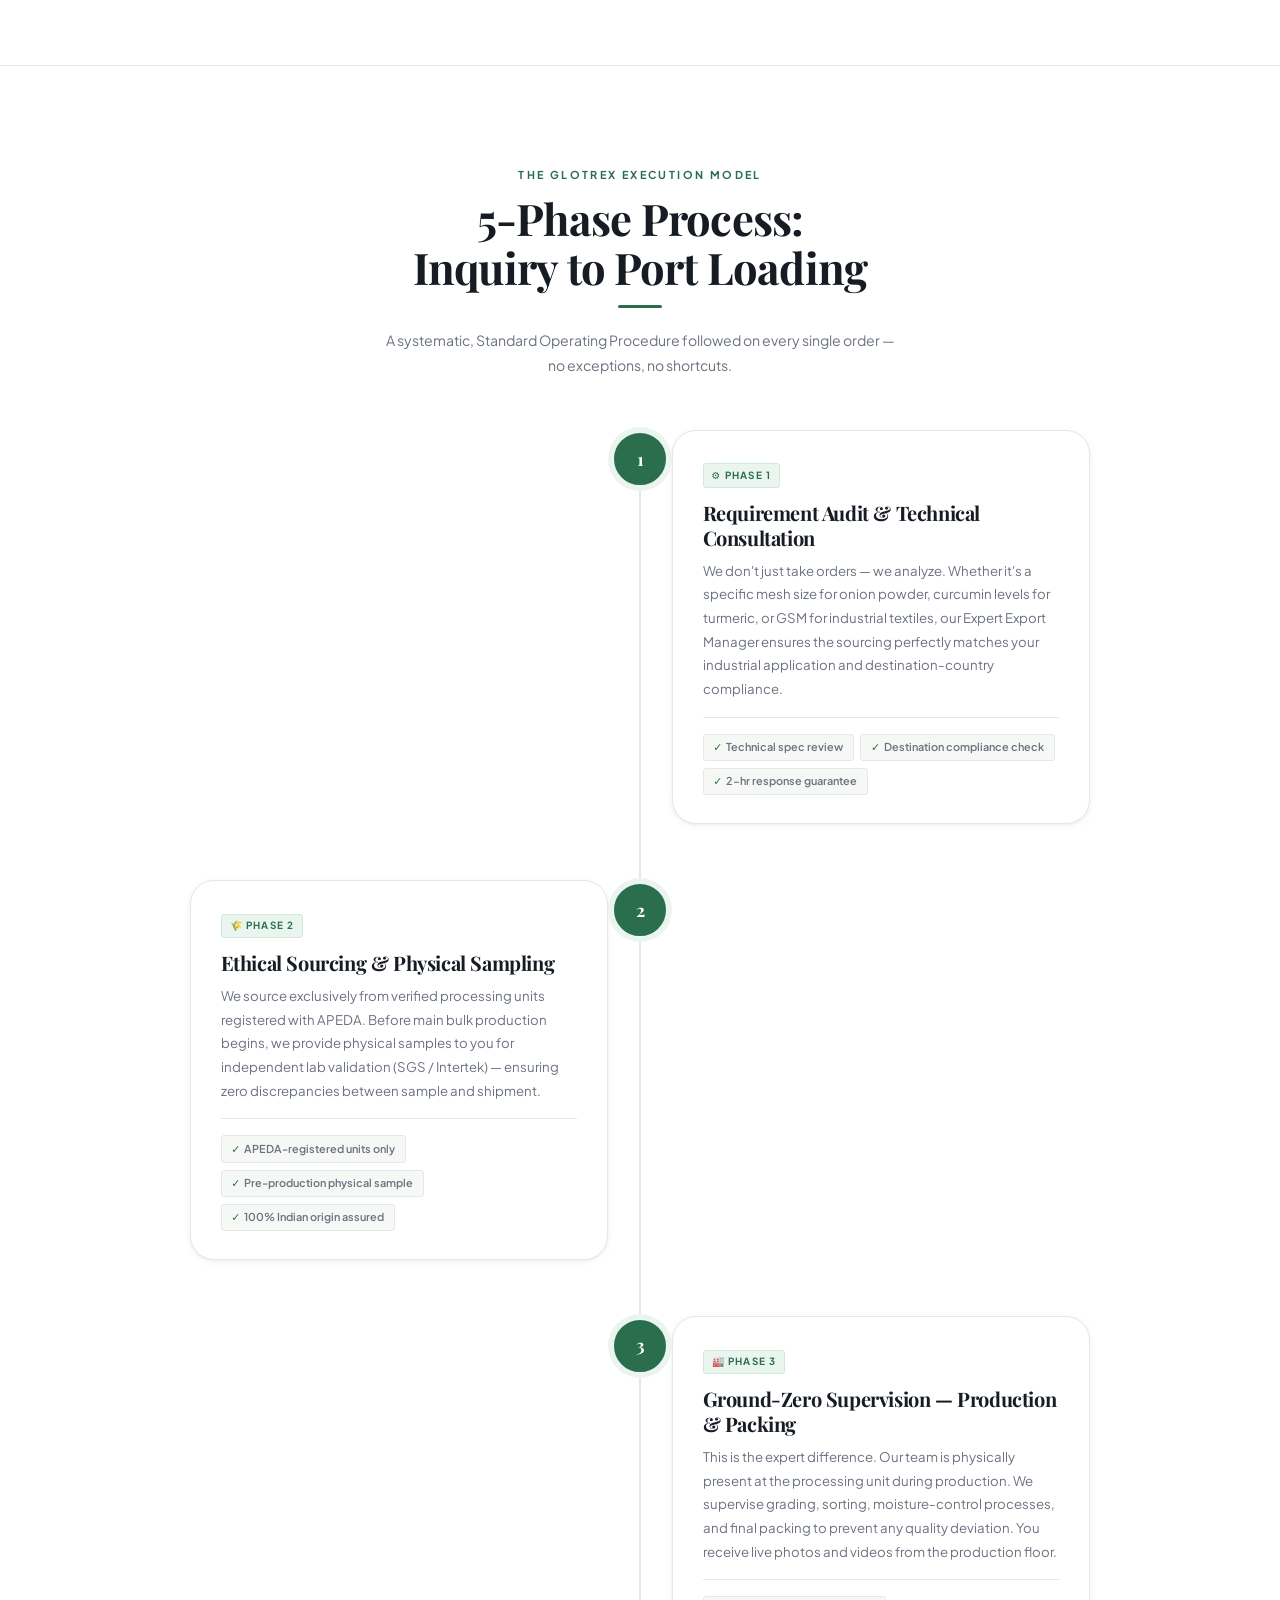
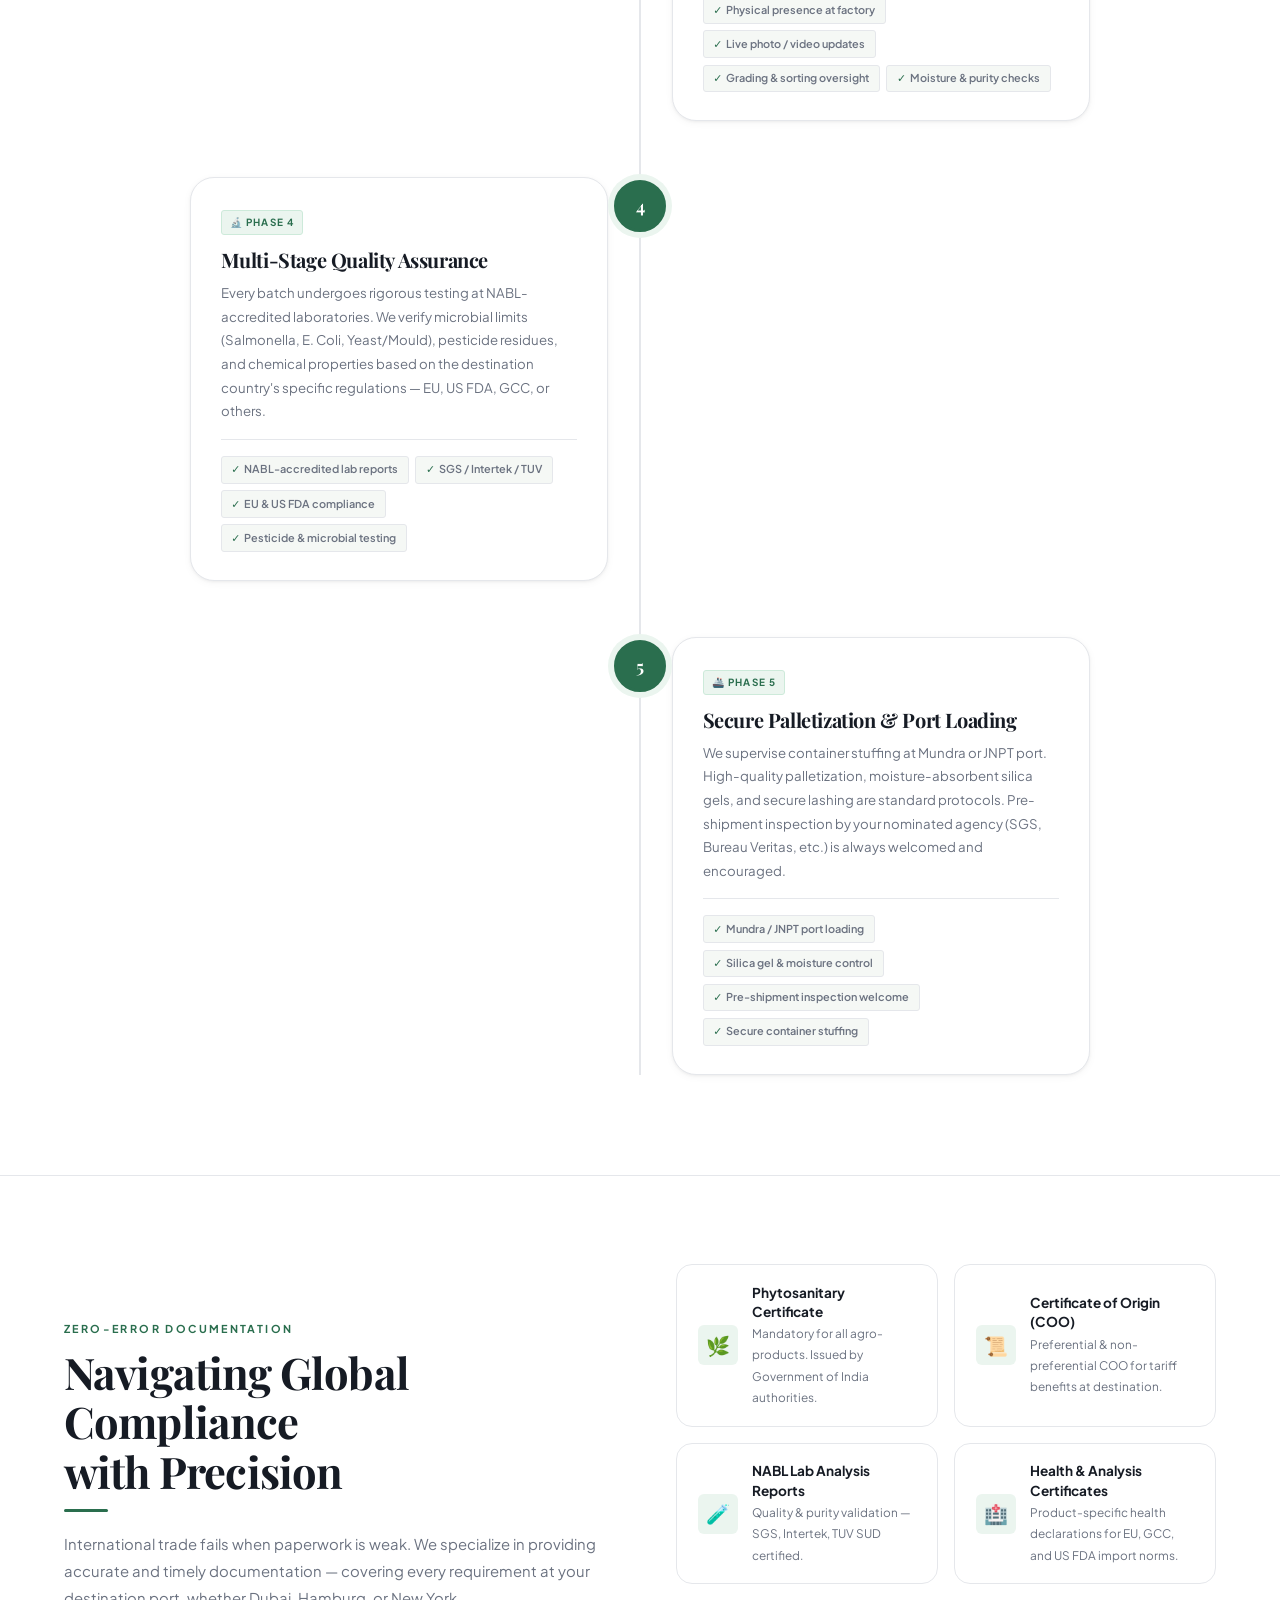
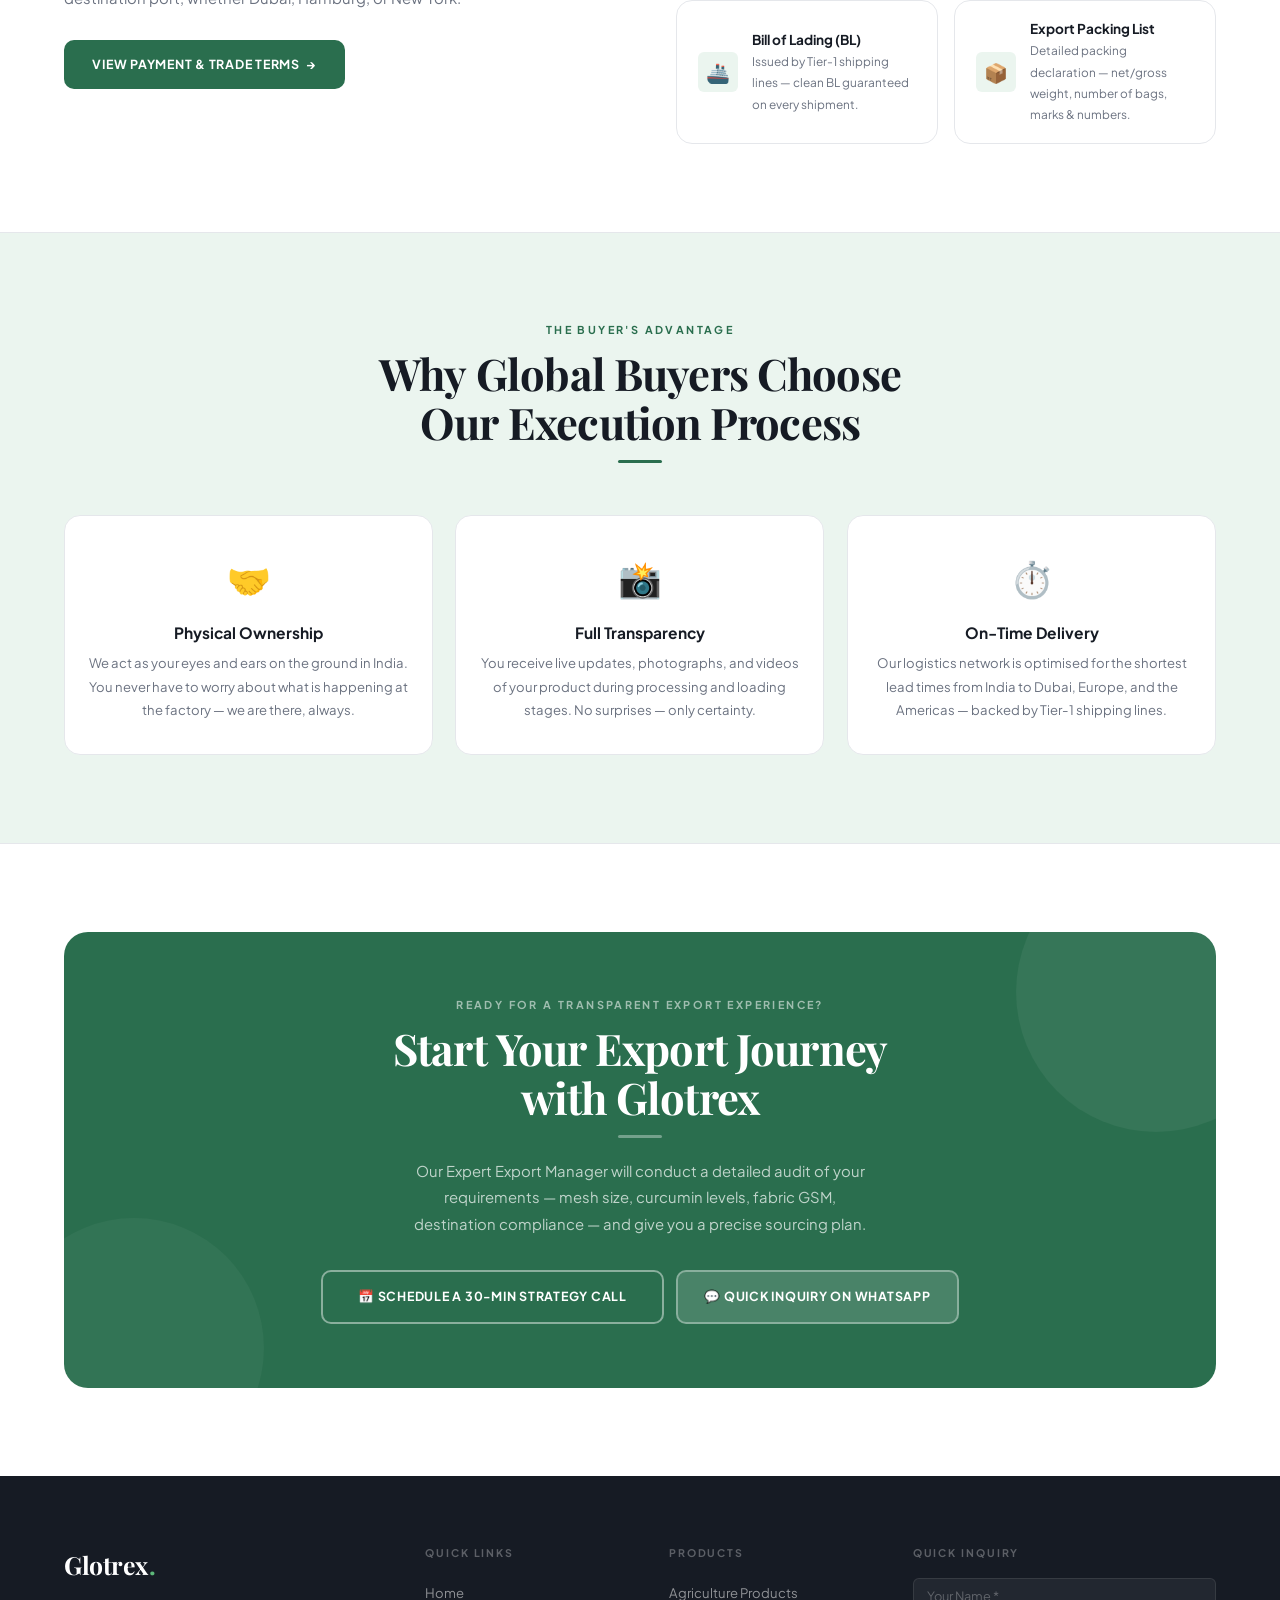
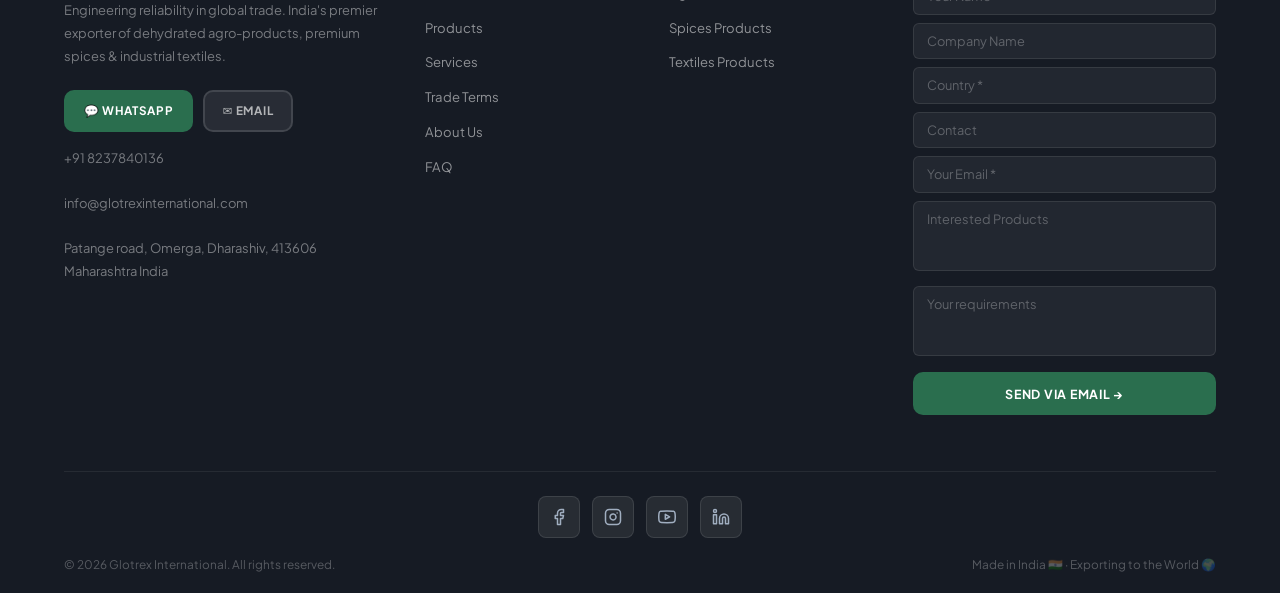
<file: glotrex/services.html>
<!DOCTYPE html>
<html lang="en">

<head>
  <meta charset="UTF-8" />
  <meta name="viewport" content="width=device-width, initial-scale=1.0" />
  <title>Services & Execution Process — Glotrex International</title>
  <link rel="icon" type="image/png" href="assets/img/logo.png">
  <meta name="description"
    content="Glotrex International's end-to-end export execution process — from requirement audit to port loading. Transparent, systematic, ground-zero supervised." />
  <link rel="preconnect" href="https://fonts.googleapis.com" />
  <link rel="preconnect" href="https://fonts.gstatic.com" crossorigin />
  <link rel="stylesheet"
    href="https://fonts.googleapis.com/css2?family=Playfair+Display:ital,wght@0,600;0,700;1,600&family=Plus+Jakarta+Sans:wght@400;500;600;700&display=swap" />
  <link rel="stylesheet" href="assets/css/style.css" />
  <script>
    function googleTranslateElementInit() {
      new google.translate.TranslateElement({
        pageLanguage: 'en',
        includedLanguages: 'en,hi,mr,de,ar,ru,pt,es,it,bn,ne,ms,id',
        autoDisplay: false,
        layout: google.translate.TranslateElement.InlineLayout.SIMPLE
      }, 'gte');
    }
  </script>
  <script src="https://translate.google.com/translate_a/element.js?cb=googleTranslateElementInit" async defer></script>
  <div id="gte" style="display:none;position:absolute;top:-9999px;left:-9999px"></div>

  <style>
    /* ══════════════════════════════════════════════════
     PAGE-SPECIFIC — Services & Execution
  ══════════════════════════════════════════════════ */

    /* ── Hero ── */
    .svc-hero {
      padding: 148px 0 80px;
      background: linear-gradient(160deg, var(--green-dark) 0%, var(--green) 60%, var(--green-mid) 100%);
      position: relative;
      overflow: hidden;
    }

    .svc-hero::before {
      content: '';
      position: absolute;
      inset: 0;
      background: url("data:image/svg+xml,%3Csvg width='60' height='60' viewBox='0 0 60 60' xmlns='http://www.w3.org/2000/svg'%3E%3Cg fill='none' fill-rule='evenodd'%3E%3Cg fill='%23ffffff' fill-opacity='0.03'%3E%3Cpath d='M36 34v-4h-2v4h-4v2h4v4h2v-4h4v-2h-4zm0-30V0h-2v4h-4v2h4v4h2V6h4V4h-4zM6 34v-4H4v4H0v2h4v4h2v-4h4v-2H6zM6 4V0H4v4H0v2h4v4h2V6h4V4H6z'/%3E%3C/g%3E%3C/g%3E%3C/svg%3E");
    }

    .svc-hero-content {
      position: relative;
      z-index: 1;
      max-width: 680px;
    }

    .svc-hero h1 {
      color: var(--white);
      margin-bottom: 1rem;
    }

    .svc-hero>.container>div>p {
      color: rgba(255, 255, 255, .75);
      font-size: .97rem;
      line-height: 1.82;
      margin-bottom: 2rem;
      max-width: 520px;
    }

    .svc-hero .hero-meta {
      display: flex;
      gap: 2rem;
      flex-wrap: wrap;
      margin-top: 2rem;
      padding-top: 2rem;
      border-top: 1px solid rgba(255, 255, 255, .15);
    }

    .hero-meta-item {
      display: flex;
      align-items: center;
      gap: .6rem;
    }

    .hero-meta-item .icon-box {
      width: 36px;
      height: 36px;
      border-radius: var(--r-sm);
      background: rgba(255, 255, 255, .12);
      display: flex;
      align-items: center;
      justify-content: center;
      font-size: 1rem;
    }

    .hero-meta-item span {
      font-size: .78rem;
      font-weight: 600;
      color: rgba(255, 255, 255, .8);
    }

    /* ── Timeline ── */
    .timeline-section {
      padding: 100px 0;
      background: var(--bg);
    }

    .timeline-wrap {
      position: relative;
      max-width: 900px;
      margin: 0 auto;
    }

    /* Vertical line */
    .timeline-wrap::before {
      content: '';
      position: absolute;
      left: 50%;
      top: 0;
      bottom: 0;
      width: 2px;
      background: var(--border);
      transform: translateX(-50%);
      z-index: 0;
    }

    /* Animated progress fill */
    .timeline-line-fill {
      position: absolute;
      left: 50%;
      top: 0;
      width: 2px;
      background: var(--green);
      transform: translateX(-50%);
      z-index: 1;
      height: 0;
      transition: height 0.1s linear;
    }

    .timeline-step {
      display: grid;
      grid-template-columns: 1fr 64px 1fr;
      align-items: start;
      margin-bottom: 3.5rem;
      position: relative;
      z-index: 2;
    }

    .timeline-step:last-child {
      margin-bottom: 0;
    }

    /* Card — alternates sides */
    .timeline-card {
      background: var(--white);
      border: 1px solid var(--border);
      border-radius: var(--r-xl);
      padding: 1.75rem 1.85rem;
      box-shadow: var(--sh-sm);
      transition: transform var(--t-mid) var(--ease), box-shadow var(--t-mid), border-color var(--t-mid);
    }

    .timeline-card:hover {
      transform: translateY(-4px);
      box-shadow: var(--sh);
      border-color: var(--green-tint);
    }

    .timeline-step:nth-child(odd) .timeline-card {
      grid-column: 1;
      grid-row: 1;
    }

    .timeline-step:nth-child(odd) .timeline-node {
      grid-column: 2;
      grid-row: 1;
    }

    .timeline-step:nth-child(odd) .timeline-blank {
      grid-column: 3;
      grid-row: 1;
    }

    .timeline-step:nth-child(even) .timeline-card {
      grid-column: 3;
      grid-row: 1;
    }

    .timeline-step:nth-child(even) .timeline-node {
      grid-column: 2;
      grid-row: 1;
    }

    .timeline-step:nth-child(even) .timeline-blank {
      grid-column: 1;
      grid-row: 1;
    }

    /* reveal from correct side */
    .timeline-step:nth-child(odd) .timeline-card {
      opacity: 0;
      transform: translateX(-28px);
      transition: opacity var(--t-slow) var(--ease), transform var(--t-slow) var(--ease), box-shadow var(--t-mid);
    }

    .timeline-step:nth-child(even) .timeline-card {
      opacity: 0;
      transform: translateX(28px);
      transition: opacity var(--t-slow) var(--ease), transform var(--t-slow) var(--ease), box-shadow var(--t-mid);
    }

    .timeline-step.visible .timeline-card {
      opacity: 1 !important;
      transform: translateX(0) !important;
    }

    .timeline-step:nth-child(2).visible .timeline-card {
      transition-delay: .1s;
    }

    .timeline-step:nth-child(3).visible .timeline-card {
      transition-delay: .08s;
    }

    .timeline-step:nth-child(4).visible .timeline-card {
      transition-delay: .06s;
    }

    .timeline-step:nth-child(5).visible .timeline-card {
      transition-delay: .04s;
    }

    /* Node (circle with number) */
    .timeline-node {
      display: flex;
      flex-direction: column;
      align-items: center;
      gap: 0;
      padding-top: .2rem;
    }

    .node-circle {
      width: 52px;
      height: 52px;
      border-radius: 50%;
      background: var(--white);
      border: 3px solid var(--border);
      display: flex;
      align-items: center;
      justify-content: center;
      font-family: var(--font-display);
      font-size: 1.1rem;
      font-weight: 700;
      color: var(--ink-faint);
      position: relative;
      z-index: 2;
      transition: border-color var(--t-mid), background var(--t-mid), color var(--t-mid), box-shadow var(--t-mid);
    }

    .timeline-step.visible .node-circle {
      border-color: var(--green);
      background: var(--green);
      color: var(--white);
      box-shadow: 0 0 0 6px var(--green-pale);
    }

    /* Card internals */
    .phase-badge {
      display: inline-flex;
      align-items: center;
      gap: .35rem;
      font-size: .62rem;
      font-weight: 700;
      letter-spacing: .12em;
      text-transform: uppercase;
      color: var(--green);
      background: var(--green-pale);
      border: 1px solid var(--green-tint);
      border-radius: 3px;
      padding: .18rem .5rem;
      margin-bottom: .75rem;
    }

    .timeline-card h3 {
      font-family: var(--font-display);
      font-size: 1.25rem;
      font-weight: 700;
      color: var(--ink);
      margin-bottom: .55rem;
      line-height: 1.25;
    }

    .timeline-card p {
      font-size: .83rem;
      line-height: 1.78;
      margin-bottom: 0;
    }

    .card-details {
      margin-top: 1rem;
      padding-top: 1rem;
      border-top: 1px solid var(--border);
      display: flex;
      flex-wrap: wrap;
      gap: .4rem;
    }

    .detail-chip {
      font-size: .68rem;
      font-weight: 600;
      color: var(--ink-soft);
      background: var(--bg-soft);
      border: 1px solid var(--border);
      padding: .22rem .6rem;
      border-radius: 3px;
      display: flex;
      align-items: center;
      gap: .25rem;
    }

    .detail-chip::before {
      content: '✓';
      color: var(--green);
      font-weight: 700;
    }

    /* Mobile timeline — single column */
    @media(max-width:720px) {
      .timeline-wrap::before {
        left: 26px;
      }

      .timeline-line-fill {
        left: 26px;
      }

      .timeline-step {
        grid-template-columns: 52px 1fr;
        column-gap: 1.1rem;
      }

      .timeline-step:nth-child(odd) .timeline-card,
      .timeline-step:nth-child(even) .timeline-card {
        grid-column: 2;
        grid-row: 1;
      }

      .timeline-step:nth-child(odd) .timeline-node,
      .timeline-step:nth-child(even) .timeline-node {
        grid-column: 1;
        grid-row: 1;
      }

      .timeline-step:nth-child(odd) .timeline-blank,
      .timeline-step:nth-child(even) .timeline-blank {
        display: none;
      }

      .timeline-step:nth-child(odd) .timeline-card {
        transform: translateX(-16px);
      }

      .timeline-step:nth-child(even) .timeline-card {
        transform: translateX(-16px);
      }
    }

    /* ── End-to-end intro grid ── */
    .e2e-grid {
      display: grid;
      grid-template-columns: repeat(3, 1fr);
      gap: 1.4rem;
    }

    @media(max-width:900px) {
      .e2e-grid {
        grid-template-columns: 1fr 1fr;
      }
    }

    @media(max-width:540px) {
      .e2e-grid {
        grid-template-columns: 1fr;
      }
    }

    .e2e-card {
      background: var(--white);
      border: 1px solid var(--border);
      border-radius: var(--r-lg);
      padding: 1.65rem;
      transition: transform var(--t-mid) var(--ease), box-shadow var(--t-mid), border-color var(--t-mid);
    }

    .e2e-card:hover {
      transform: translateY(-4px);
      box-shadow: var(--sh);
      border-color: var(--green-tint);
    }

    .e2e-icon {
      width: 48px;
      height: 48px;
      border-radius: var(--r);
      background: var(--green-pale);
      border: 1px solid var(--green-tint);
      display: flex;
      align-items: center;
      justify-content: center;
      font-size: 1.4rem;
      margin-bottom: .9rem;
    }

    .e2e-card h4 {
      margin-bottom: .35rem;
    }

    .e2e-card p {
      font-size: .81rem;
    }

    /* ── Docs section ── */
    .docs-grid {
      display: grid;
      grid-template-columns: repeat(2, 1fr);
      gap: 1rem;
    }

    @media(max-width:600px) {
      .docs-grid {
        grid-template-columns: 1fr;
      }
    }

    .doc-row {
      display: flex;
      align-items: center;
      gap: .9rem;
      background: var(--white);
      border: 1px solid var(--border);
      border-radius: var(--r-lg);
      padding: 1.1rem 1.3rem;
      transition: transform var(--t-mid) var(--ease), border-color var(--t-mid);
    }

    .doc-row:hover {
      transform: translateY(-2px);
      border-color: var(--green-tint);
    }

    .doc-icon {
      width: 40px;
      height: 40px;
      flex-shrink: 0;
      background: var(--green-pale);
      border-radius: var(--r-sm);
      display: flex;
      align-items: center;
      justify-content: center;
      font-size: 1.2rem;
    }

    .doc-row h4 {
      font-size: .85rem;
      color: var(--ink);
      margin-bottom: .15rem;
    }

    .doc-row p {
      font-size: .74rem;
      color: var(--ink-soft);
      margin: 0;
    }

    /* ── Why buyers section ── */
    .why-row {
      display: grid;
      grid-template-columns: repeat(3, 1fr);
      gap: 1.4rem;
    }

    @media(max-width:720px) {
      .why-row {
        grid-template-columns: 1fr;
      }
    }

    .why-item {
      text-align: center;
      padding: 2rem 1.5rem;
      background: var(--white);
      border: 1px solid var(--border);
      border-radius: var(--r-lg);
      transition: transform var(--t-mid) var(--ease), border-color var(--t-mid);
    }

    .why-item:hover {
      transform: translateY(-4px);
      border-color: var(--green-tint);
    }

    .why-item .icon {
      font-size: 2.2rem;
      margin-bottom: .85rem;
    }

    .why-item h4 {
      color: var(--ink);
      margin-bottom: .45rem;
    }

    .why-item p {
      font-size: .82rem;
    }

    .goog-te-banner-frame,
    .goog-te-gadget,
    .skiptranslate,
    #goog-gt-tt,
    .goog-te-balloon-frame {
      display: none !important;
      visibility: hidden !important;
    }

    /* Prevent font override by Google Translate */
    font {
      color: inherit !important;
    }
  </style>
</head>

<body>

  <!-- ═══ NAVBAR ═══ -->
  <nav id="navbar">
    <div class="container">
      <div class="nav-inner">
        <a href="index.html" class="nav-logo">
          <span class="nav-logo__mark" aria-hidden="true">
            <img src="assets/img/logo.svg" alt="Glotrex logo">
          </span>
          Glotrex International<span class="dot">.</span>
        </a>
        <ul class="nav-links">
          <li><a href="index.html">Home</a></li>
          <li><a href="products.html">Products</a></li>
          <li><a href="services.html">Services</a></li>
          <li><a href="payment.html">Trade Terms</a></li>
          <li><a href="about.html">About</a></li>
          <li><a href="faq.html">FAQ</a></li>
        </ul>
        <div class="nav-cta">
          <select id="langSelect" class="lang-select" title="Language">
            <option value="en">🌐 EN</option>
            <option value="de">🇩🇪 DE</option>
            <option value="ar">🇦🇪 عربي</option>
            <option value="ru">🇷🇺 RU</option>
            <option value="pt">🇧🇷 PT</option>
            <option value="es">🇪🇸 ES</option>
            <option value="it">🇮🇹 IT</option>
          </select>
          <a href="index.html#contact" class="btn btn-green">Get Quote</a>
        </div>
        <div class="mobile-lang-top">
          <select id="langSelectMobileTop" class="lang-select-mobile-top" title="Language">
            <option value="en">🌐 EN</option>
            <option value="de">🇩🇪 DE</option>
            <option value="ar">🇦🇪 عربي</option>
            <option value="ru">🇷🇺 RU</option>
            <option value="pt">🇧🇷 PT</option>
            <option value="es">🇪🇸 ES</option>
            <option value="it">🇮🇹 IT</option>
          </select>
        </div>
        <button class="hamburger" aria-label="Menu"><span></span><span></span><span></span></button>
      </div>
    </div>
  </nav>
  <nav class="mobile-nav">
    <button class="mobile-nav-close">✕</button>
    <a href="index.html">Home</a>
    <a href="products.html">Products</a>
    <a href="services.html">Services</a>
    <a href="payment.html">Trade Terms</a>
    <a href="about.html">About</a>
    <a href="faq.html">FAQ</a>
    <a href="index.html#contact">Contact</a>
  </nav>

  <!-- Sticky CTAs -->
  <div class="sticky-ctas">
    <button class="sticky-call" onclick="window.open('https://calendar.app.google/Q5zK1rfaLhxRVD7p7','_blank')">
      <span class="call-icon">📅</span>
      <span class="call-text">Schedule a 30-Min Strategy Call with our Expert Manager</span>
    </button>
    <a class="sticky-wa" href="https://wa.me/918237840136" target="_blank" rel="noopener" aria-label="WhatsApp">
      <svg viewBox="0 0 24 24">
        <path
          d="M17.472 14.382c-.297-.149-1.758-.867-2.03-.967-.273-.099-.471-.148-.67.15-.197.297-.767.966-.94 1.164-.173.199-.347.223-.644.075-.297-.15-1.255-.463-2.39-1.475-.883-.788-1.48-1.761-1.653-2.059-.173-.297-.018-.458.13-.606.134-.133.298-.347.446-.52.149-.174.198-.298.298-.497.099-.198.05-.371-.025-.52-.075-.149-.669-1.612-.916-2.207-.242-.579-.487-.5-.669-.51-.173-.008-.371-.01-.57-.01-.198 0-.52.074-.792.372-.272.297-1.04 1.016-1.04 2.479 0 1.462 1.065 2.875 1.213 3.074.149.198 2.096 3.2 5.077 4.487.709.306 1.262.489 1.694.625.712.227 1.36.195 1.871.118.571-.085 1.758-.719 2.006-1.413.248-.694.248-1.289.173-1.413-.074-.124-.272-.198-.57-.347m-5.421 7.403h-.004a9.87 9.87 0 01-5.031-1.378l-.361-.214-3.741.982.998-3.648-.235-.374a9.86 9.86 0 01-1.51-5.26c.001-5.45 4.436-9.884 9.888-9.884 2.64 0 5.122 1.03 6.988 2.898a9.825 9.825 0 012.893 6.994c-.003 5.45-4.437 9.884-9.885 9.884m8.413-18.297A11.815 11.815 0 0012.05 0C5.495 0 .16 5.335.157 11.892c0 2.096.547 4.142 1.588 5.945L.057 24l6.305-1.654a11.882 11.882 0 005.683 1.448h.005c6.554 0 11.89-5.335 11.893-11.893a11.821 11.821 0 00-3.48-8.413Z" />
      </svg>
    </a>
  </div>

  <!-- ═══════════════════════════════════════════════════
     HERO
═══════════════════════════════════════════════════ -->
  <section class="svc-hero">
    <div class="container">
      <div class="svc-hero-content">
        <span class="eyebrow white reveal">End-to-End Export Solutions</span>
        <h1 class="anim-heading reveal reveal-delay-1">From Farm-Gate<br>Sourcing to<br>Global Port Delivery.</h1>
        <p class="reveal reveal-delay-2">At Glotrex International, we don't just ship products — we manage the entire
          lifecycle of your order. Our Expert Export Manager takes over the moment you share your requirements.</p>
        <div class="hero-btns reveal reveal-delay-3">
          <a href="#timeline" class="btn btn-outline-white">View Our 5-Phase Process</a>
          <a href="https://wa.me/918237840136" target="_blank" class="btn"
            style="background:rgba(255,255,255,.15);color:#fff;border:2px solid rgba(255,255,255,.3)">💬 Quick
            Inquiry</a>
        </div>
        <div class="hero-meta reveal reveal-delay-4">
          <div class="hero-meta-item">
            <div class="icon-box">🏭</div>
            <span>Physical Supervision at Factory</span>
          </div>
          <!-- <div class="hero-meta-item">
          <div class="icon-box">🔬</div>
          <span>NABL-Certified Lab Testing</span>
        </div> -->
          <div class="hero-meta-item">
            <div class="icon-box">📦</div>
            <span>Port-to-Port Documentation</span>
          </div>
        </div>
      </div>
    </div>
  </section>

  <!-- ═══════════════════════════════════════════════════
     END-TO-END OVERVIEW
═══════════════════════════════════════════════════ -->
  <section class="section">
    <div class="container">
      <div class="section-header reveal">
        <span class="eyebrow">Our End-to-End Solutions</span>
        <h2 class="anim-heading">A Complete SOP,<br>Not Just a Shipment</h2>
        <div class="divider center"></div>
        <p>We act as your permanent Indian sourcing arm — handling everything from requirement consultation to final
          container loading with documented precision at every stage.</p>
      </div>
      <div class="e2e-grid">
        <div class="e2e-card reveal reveal-delay-1">
          <div class="e2e-icon">📋</div>
          <h4>Technical Consultation</h4>
          <p>We analyze your exact specifications — mesh size, moisture %, curcumin content, or fabric GSM — before
            sourcing begins.</p>
        </div>
        <div class="e2e-card reveal reveal-delay-2">
          <div class="e2e-icon">🌾</div>
          <h4>Ethical Sourcing</h4>
          <p>Only verified, APEDA-registered processing units. We provide physical samples for your lab validation
            before bulk production.</p>
        </div>
        <div class="e2e-card reveal reveal-delay-3">
          <div class="e2e-icon">👁️</div>
          <h4>On-Ground Supervision</h4>
          <p>Our Expert Export Manager is physically present at the factory during production, grading, and packing
            stages.</p>
        </div>
        <div class="e2e-card reveal reveal-delay-1">
          <div class="e2e-icon">🧪</div>
          <h4>Multi-Stage QA</h4>
          <p>Every batch tested at NABL-accredited labs (SGS / Intertek / TUV) for microbial, pesticide, and chemical
            compliance.</p>
        </div>
        <div class="e2e-card reveal reveal-delay-2">
          <div class="e2e-icon">🚢</div>
          <h4>Port Supervision</h4>
          <p>We supervise container stuffing at Mundra / JNPT. Silica gels, proper lashing, and moisture checks are
            standard protocol.</p>
        </div>
        <div class="e2e-card reveal reveal-delay-3">
          <div class="e2e-icon">📄</div>
          <h4>Zero-Error Documentation</h4>
          <p>Phytosanitary, COO, BL, and Health Certificates — all handled accurately for seamless customs clearance at
            your port.</p>
        </div>
      </div>
    </div>
  </section>

  <!-- ═══════════════════════════════════════════════════
     5-PHASE TIMELINE
═══════════════════════════════════════════════════ -->
  <section class="timeline-section bg-soft b-top b-bottom" id="timeline">
    <div class="container">
      <div class="section-header reveal">
        <span class="eyebrow">The Glotrex Execution Model</span>
        <h2 class="anim-heading">5-Phase Process:<br>Inquiry to Port Loading</h2>
        <div class="divider center"></div>
        <p>A systematic, Standard Operating Procedure followed on every single order — no exceptions, no shortcuts.</p>
      </div>

      <div class="timeline-wrap" id="timelineWrap">
        <div class="timeline-line-fill" id="timelineFill"></div>

        <!-- Phase 1 -->
        <div class="timeline-step" data-phase="1">
          <div class="timeline-card">
            <div class="phase-badge">⚙ Phase 1</div>
            <h3>Requirement Audit &amp; Technical Consultation</h3>
            <p>We don't just take orders — we analyze. Whether it's a specific mesh size for onion powder, curcumin
              levels for turmeric, or GSM for industrial textiles, our Expert Export Manager ensures the sourcing
              perfectly matches your industrial application and destination-country compliance.</p>
            <div class="card-details">
              <span class="detail-chip">Technical spec review</span>
              <span class="detail-chip">Destination compliance check</span>
              <span class="detail-chip">2-hr response guarantee</span>
            </div>
          </div>
          <div class="timeline-node">
            <div class="node-circle">1</div>
          </div>
          <div class="timeline-blank"></div>
        </div>

        <!-- Phase 2 -->
        <div class="timeline-step" data-phase="2">
          <div class="timeline-blank"></div>
          <div class="timeline-node">
            <div class="node-circle">2</div>
          </div>
          <div class="timeline-card">
            <div class="phase-badge">🌾 Phase 2</div>
            <h3>Ethical Sourcing &amp; Physical Sampling</h3>
            <p>We source exclusively from verified processing units registered with APEDA. Before main bulk production
              begins, we provide physical samples to you for independent lab validation (SGS / Intertek) — ensuring zero
              discrepancies between sample and shipment.</p>
            <div class="card-details">
              <span class="detail-chip">APEDA-registered units only</span>
              <span class="detail-chip">Pre-production physical sample</span>
              <span class="detail-chip">100% Indian origin assured</span>
            </div>
          </div>
        </div>

        <!-- Phase 3 -->
        <div class="timeline-step" data-phase="3">
          <div class="timeline-card">
            <div class="phase-badge">🏭 Phase 3</div>
            <h3>Ground-Zero Supervision — Production &amp; Packing</h3>
            <p>This is the expert difference. Our team is physically present at the processing unit during production.
              We supervise grading, sorting, moisture-control processes, and final packing to prevent any quality
              deviation. You receive live photos and videos from the production floor.</p>
            <div class="card-details">
              <span class="detail-chip">Physical presence at factory</span>
              <span class="detail-chip">Live photo / video updates</span>
              <span class="detail-chip">Grading &amp; sorting oversight</span>
              <span class="detail-chip">Moisture &amp; purity checks</span>
            </div>
          </div>
          <div class="timeline-node">
            <div class="node-circle">3</div>
          </div>
          <div class="timeline-blank"></div>
        </div>

        <!-- Phase 4 -->
        <div class="timeline-step" data-phase="4">
          <div class="timeline-blank"></div>
          <div class="timeline-node">
            <div class="node-circle">4</div>
          </div>
          <div class="timeline-card">
            <div class="phase-badge">🔬 Phase 4</div>
            <h3>Multi-Stage Quality Assurance</h3>
            <p>Every batch undergoes rigorous testing at NABL-accredited laboratories. We verify microbial limits
              (Salmonella, E. Coli, Yeast/Mould), pesticide residues, and chemical properties based on the destination
              country's specific regulations — EU, US FDA, GCC, or others.</p>
            <div class="card-details">
              <span class="detail-chip">NABL-accredited lab reports</span>
              <span class="detail-chip">SGS / Intertek / TUV</span>
              <span class="detail-chip">EU &amp; US FDA compliance</span>
              <span class="detail-chip">Pesticide &amp; microbial testing</span>
            </div>
          </div>
        </div>

        <!-- Phase 5 -->
        <div class="timeline-step" data-phase="5">
          <div class="timeline-card">
            <div class="phase-badge">🚢 Phase 5</div>
            <h3>Secure Palletization &amp; Port Loading</h3>
            <p>We supervise container stuffing at Mundra or JNPT port. High-quality palletization, moisture-absorbent
              silica gels, and secure lashing are standard protocols. Pre-shipment inspection by your nominated agency
              (SGS, Bureau Veritas, etc.) is always welcomed and encouraged.</p>
            <div class="card-details">
              <span class="detail-chip">Mundra / JNPT port loading</span>
              <span class="detail-chip">Silica gel &amp; moisture control</span>
              <span class="detail-chip">Pre-shipment inspection welcome</span>
              <span class="detail-chip">Secure container stuffing</span>
            </div>
          </div>
          <div class="timeline-node">
            <div class="node-circle">5</div>
          </div>
          <div class="timeline-blank"></div>
        </div>

      </div><!-- /timeline-wrap -->
    </div>
  </section>

  <!-- ═══════════════════════════════════════════════════
     DOCUMENTATION MASTERY
═══════════════════════════════════════════════════ -->
  <section class="section">
    <div class="container">
      <div class="grid-2" style="gap:4.5rem;align-items:center">

        <div class="reveal from-left">
          <span class="eyebrow">Zero-Error Documentation</span>
          <h2 class="anim-heading">Navigating Global Compliance<br>with Precision</h2>
          <div class="divider"></div>
          <p style="margin-bottom:1.75rem">International trade fails when paperwork is weak. We specialize in providing
            accurate and timely documentation — covering every requirement at your destination port, whether Dubai,
            Hamburg, or New York.</p>
          <a href="payment.html" class="btn btn-green btn-arrow">View Payment &amp; Trade Terms</a>
        </div>

        <div class="docs-grid reveal from-right">
          <div class="doc-row">
            <div class="doc-icon">🌿</div>
            <div>
              <h4>Phytosanitary Certificate</h4>
              <p>Mandatory for all agro-products. Issued by Government of India authorities.</p>
            </div>
          </div>
          <div class="doc-row">
            <div class="doc-icon">📜</div>
            <div>
              <h4>Certificate of Origin (COO)</h4>
              <p>Preferential &amp; non-preferential COO for tariff benefits at destination.</p>
            </div>
          </div>
          <div class="doc-row">
            <div class="doc-icon">🧪</div>
            <div>
              <h4>NABL Lab Analysis Reports</h4>
              <p>Quality &amp; purity validation — SGS, Intertek, TUV SUD certified.</p>
            </div>
          </div>
          <div class="doc-row">
            <div class="doc-icon">🏥</div>
            <div>
              <h4>Health &amp; Analysis Certificates</h4>
              <p>Product-specific health declarations for EU, GCC, and US FDA import norms.</p>
            </div>
          </div>
          <div class="doc-row">
            <div class="doc-icon">🚢</div>
            <div>
              <h4>Bill of Lading (BL)</h4>
              <p>Issued by Tier-1 shipping lines — clean BL guaranteed on every shipment.</p>
            </div>
          </div>
          <div class="doc-row">
            <div class="doc-icon">📦</div>
            <div>
              <h4>Export Packing List</h4>
              <p>Detailed packing declaration — net/gross weight, number of bags, marks &amp; numbers.</p>
            </div>
          </div>
        </div>

      </div>
    </div>
  </section>

  <!-- ═══════════════════════════════════════════════════
     WHY BUYERS CHOOSE OUR PROCESS
═══════════════════════════════════════════════════ -->
  <section class="section bg-green-pale b-top b-bottom">
    <div class="container">
      <div class="section-header reveal">
        <span class="eyebrow">The Buyer's Advantage</span>
        <h2 class="anim-heading">Why Global Buyers Choose<br>Our Execution Process</h2>
        <div class="divider center"></div>
      </div>
      <div class="why-row">
        <div class="why-item reveal reveal-delay-1">
          <div class="icon">🤝</div>
          <h4>Physical Ownership</h4>
          <p>We act as your eyes and ears on the ground in India. You never have to worry about what is happening at the
            factory — we are there, always.</p>
        </div>
        <div class="why-item reveal reveal-delay-2">
          <div class="icon">📸</div>
          <h4>Full Transparency</h4>
          <p>You receive live updates, photographs, and videos of your product during processing and loading stages. No
            surprises — only certainty.</p>
        </div>
        <div class="why-item reveal reveal-delay-3">
          <div class="icon">⏱️</div>
          <h4>On-Time Delivery</h4>
          <p>Our logistics network is optimised for the shortest lead times from India to Dubai, Europe, and the
            Americas — backed by Tier-1 shipping lines.</p>
        </div>
      </div>
    </div>
  </section>

  <!-- ═══════════════════════════════════════════════════
     FINAL CTA
═══════════════════════════════════════════════════ -->
  <section class="section" id="cta">
    <div class="container">
      <div class="cta-banner reveal">
        <span class="eyebrow" style="color:rgba(255,255,255,.55)">Ready for a Transparent Export Experience?</span>
        <h2 class="anim-heading" style="color:var(--white)">Start Your Export Journey<br>with Glotrex</h2>
        <div class="divider center" style="background:rgba(255,255,255,.35)"></div>
        <p>Our Expert Export Manager will conduct a detailed audit of your requirements — mesh size, curcumin levels,
          fabric GSM, destination compliance — and give you a precise sourcing plan.</p>
        <div style="display:flex;gap:.75rem;justify-content:center;flex-wrap:wrap">
          <a href="https://calendar.app.google/Q5zK1rfaLhxRVD7p7" target="_blank" class="btn btn-outline-white" style="padding:.88rem 2.2rem">📅 Schedule a 30-Min Strategy Call</a>
          <a href="https://wa.me/918237840136" target="_blank" class="btn"
            style="background:rgba(255,255,255,.15);color:#fff;border:2px solid rgba(255,255,255,.35)">💬 Quick Inquiry
            on WhatsApp</a>
        </div>
      </div>
    </div>
  </section>

  <!-- ═══ FOOTER ═══ -->
  <footer id="contact">
    <div class="container">
      <div class="footer-grid">
        <div class="footer-brand">
          <div class="nav-logo" style="color:#fff">Glotrex<span class="dot" style="color:#5DB87A">.</span></div>
          <p>Engineering reliability in global trade. India's premier exporter of dehydrated agro-products, premium
            spices &amp; industrial textiles.</p>
          <div style="display:flex;gap:.6rem;flex-wrap:wrap">
            <a href="https://wa.me/918237840136" target="_blank" class="btn btn-green"
              style="font-size:.73rem;padding:.55rem 1.1rem">💬 WhatsApp</a>
            <a href="mailto:info@glotrexinternational.com" class="btn"
              style="font-size:.73rem;padding:.55rem 1.1rem;background:rgba(255,255,255,.08);color:rgba(255,255,255,.65);border:2px solid rgba(255,255,255,.12)">✉
              Email</a>
          </div>
          <p style="margin-top:1rem">+91 8237840136</p>
          <p style="margin-top:1rem">info@glotrexinternational.com</p>
          <p style="margin-top:1rem">Patange road, Omerga, Dharashiv, 413606 Maharashtra India</p>
        </div>
        <div class="footer-col">
          <h5>Quick Links</h5>
          <ul>
            <li><a href="index.html">Home</a></li>
            <li><a href="products.html">Products</a></li>
            <li><a href="services.html">Services</a></li>
            <li><a href="payment.html">Trade Terms</a></li>
            <li><a href="about.html">About Us</a></li>
            <li><a href="faq.html">FAQ</a></li>
          </ul>
        </div>
        <div class="footer-col">
          <h5>Products</h5>
          <ul>
            <li><a href="products.html#agriculture">Agriculture Products</a></li>
            <li><a href="products.html#spices">Spices Products</a></li>
            <li><a href="products.html#textile">Textiles Products</a></li>
          </ul>
        </div>
        <div class="footer-col">
          <h5>Quick Inquiry</h5>
          <form class="footer-inquiry-form" id="footerInquiryForm">
            <input type="text" name="name" placeholder="Your Name *" required />
            <input type="text" name="company" placeholder="Company Name" />
            <input type="text" name="country" placeholder="Country *" required />
            <input type="tel" name="contact" placeholder="Contact" />
            <input type="email" name="email" placeholder="Your Email *" required />
            <textarea name="products" placeholder="Interested Products"></textarea>
            <textarea name="message" placeholder="Your requirements"></textarea>
            <button type="submit" class="btn btn-green" style="width:100%;justify-content:center">
              Send via Email →
            </button>
          </form>
        </div>
      </div>
      <div class="footer-socials" style="justify-content: center;">
        <a href="https://www.facebook.com/share/1ArCJsv1jY/" class="social-btn facebook-btn" aria-label="Facebook"
          target="_blank">
          <svg viewBox="0 0 24 24" fill="none" stroke="currentColor" stroke-width="2" stroke-linecap="round"
            stroke-linejoin="round">
            <path d="M18 2h-3a5 5 0 0 0-5 5v3H7v4h3v8h4v-8h3l1-4h-4V7a1 1 0 0 1 1-1h3z"></path>
          </svg>
        </a>

        <a href="https://www.instagram.com/glotrex_international?igsh=dGtsbXY3b3F2dWV0" class="social-btn instagram-btn"
          aria-label="Instagram" target="_blank">
          <svg viewBox="0 0 24 24" fill="none" stroke="currentColor" stroke-width="2" stroke-linecap="round"
            stroke-linejoin="round">
            <rect x="2" y="2" width="20" height="20" rx="5" ry="5"></rect>
            <path d="M16 11.37A4 4 0 1 1 12.63 8 4 4 0 0 1 16 11.37z"></path>
            <line x1="17.5" y1="6.5" x2="17.51" y2="6.5"></line>
          </svg>
        </a>

        <a href="https://youtube.com/@glotrexinternational?si=3evf5lbSg8szeqfp" class="social-btn youtube-btn"
          aria-label="YouTube" target="_blank">
          <svg viewBox="0 0 24 24" fill="none" stroke="currentColor" stroke-width="2" stroke-linecap="round"
            stroke-linejoin="round">
            <path
              d="M22.54 6.42a2.78 2.78 0 0 0-1.94-2C18.88 4 12 4 12 4s-6.88 0-8.6.46a2.78 2.78 0 0 0-1.94 2A29 29 0 0 0 1 11.75a29 29 0 0 0 .46 5.33 2.78 2.78 0 0 0 1.94 2c1.72.46 8.6.46 8.6.46s6.88 0 8.6-.46a2.78 2.78 0 0 0 1.94-2 29 29 0 0 0 .46-5.33 29 29 0 0 0-.46-5.33z">
            </path>
            <polygon points="9.75 15.02 15.5 11.75 9.75 8.48 9.75 15.02"></polygon>
          </svg>
        </a>

        <a href="https://www.linkedin.com/in/premsagar-mehetre-4389743a7?utm_source=share&utm_campaign=share_via&utm_content=profile&utm_medium=android_app"
          class="social-btn linkedin-btn" aria-label="LinkedIn" target="_blank">
          <svg viewBox="0 0 24 24" fill="none" stroke="currentColor" stroke-width="2" stroke-linecap="round"
            stroke-linejoin="round">
            <path d="M16 8a6 6 0 0 1 6 6v7h-4v-7a2 2 0 0 0-2-2 2 2 0 0 0-2 2v7h-4v-7a6 6 0 0 1 6-6z"></path>
            <rect x="2" y="9" width="4" height="12"></rect>
            <circle cx="4" cy="4" r="2"></circle>
          </svg>
        </a>
      </div>
      <div class="footer-bottom">
        <span>© 2026 Glotrex International. All rights reserved.</span>
        <span>Made in India 🇮🇳 · Exporting to the World 🌍</span>
      </div>
    </div>
  </footer>

  <script src="assets/js/main.js"></script>
  <script>
    /* ── Timeline scroll animation ── */
    (function () {
      const steps = document.querySelectorAll('.timeline-step');
      const fill = document.getElementById('timelineFill');
      const wrap = document.getElementById('timelineWrap');

      if (!wrap || !fill) return;

      const stepObs = new IntersectionObserver(entries => {
        entries.forEach(e => {
          if (e.isIntersecting) e.target.classList.add('visible');
        });
      }, { threshold: 0.35 });

      steps.forEach(s => stepObs.observe(s));

      /* Animate the green progress line as user scrolls through timeline */
      function updateFill() {
        const wrapRect = wrap.getBoundingClientRect();
        const wh = window.innerHeight;
        // Progress: 0 when timeline top reaches viewport center, 1 when bottom does
        const progress = Math.max(0, Math.min(1,
          (wh * 0.6 - wrapRect.top) / (wrapRect.height - wh * 0.1)
        ));
        fill.style.height = (progress * 100) + '%';
      }

      window.addEventListener('scroll', updateFill, { passive: true });
      updateFill();
    })();
  </script>
</body>

</html>
</file>
<file: glotrex/assets/css/style.css>
/* ============================================================
   GLOTREX INTERNATIONAL — Design System v2
   Theme   : White / Forest Green / Navy / Spice
   Fonts   : Playfair Display (headings) + Plus Jakarta Sans (body)
   Motion  : Word-reveal headings · Image slide-ins · Smooth scroll
   Perf    : GPU transforms only · minimal repaints · swap fonts
   ============================================================ */

@import url('https://fonts.googleapis.com/css2?family=Playfair+Display:ital,wght@0,600;0,700;1,600&family=Plus+Jakarta+Sans:wght@400;500;600;700&display=swap');

/* ══════════════════════════════════════════════════════════
   DESIGN TOKENS
══════════════════════════════════════════════════════════ */
:root {
  /* Backgrounds */
  --bg:          #ffffff;
  --bg-soft:     #F5F8F5;
  --bg-muted:    #ECF0EC;

  /* Forest Green — Agriculture primary */
  --green:       #2A6E4E;
  --green-dark:  #1B4D34;
  --green-mid:   #38896A;
  --green-pale:  #EBF5EF;
  --green-tint:  #CDEADA;

  /* Navy Blue — Textile secondary */
  --navy:        #1A2F5A;
  --navy-dark:   #0F1E3D;
  --navy-mid:    #25408A;
  --navy-pale:   #EAEEf7;
  --navy-tint:   #C5CEEC;

  /* Spice Amber — Spices accent */
  --spice:       #C4622B;
  --spice-dark:  #9A4519;
  --spice-mid:   #D87840;
  --spice-pale:  #FDF0E8;
  --spice-tint:  #F4D0B5;

  /* Neutrals */
  --ink:         #161B24;
  --ink-mid:     #3A3F4C;
  --ink-soft:    #6B7280;
  --ink-faint:   #9CA3AF;
  --border:      #E5E7EB;
  --border-mid:  #D1D5DB;
  --white:       #ffffff;

  /* Typography */
  --font-display: 'Playfair Display', Georgia, 'Times New Roman', serif;
  --font-body:    'Plus Jakarta Sans', -apple-system, BlinkMacSystemFont, 'Segoe UI', system-ui, sans-serif;

  /* Spacing */
  --r-sm:  6px;
  --r:     10px;
  --r-lg:  16px;
  --r-xl:  24px;

  /* Motion */
  --ease:        cubic-bezier(0.25, 0.46, 0.45, 0.94);
  --ease-spring: cubic-bezier(0.34, 1.56, 0.64, 1);
  --t-fast:  0.18s;
  --t-mid:   0.35s;
  --t-slow:  0.60s;

  /* Shadows */
  --sh-sm:  0 1px 3px rgba(0,0,0,0.05), 0 2px 8px rgba(0,0,0,0.04);
  --sh:     0 4px 14px rgba(0,0,0,0.07), 0 8px 28px rgba(0,0,0,0.05);
  --sh-lg:  0 12px 40px rgba(0,0,0,0.09), 0 4px 14px rgba(0,0,0,0.05);
  --sh-xl:  0 24px 64px rgba(0,0,0,0.11);
}

/* ══════════════════════════════════════════════════════════
   RESET
══════════════════════════════════════════════════════════ */
*,*::before,*::after { box-sizing:border-box; margin:0; padding:0; }

html {
  scroll-behavior: smooth;
  font-size: 16px;
  -webkit-font-smoothing: antialiased;
  -moz-osx-font-smoothing: grayscale;
  text-rendering: optimizeLegibility;
}

body {
  font-family: var(--font-body);
  background: var(--bg);
  color: var(--ink);
  overflow-x: hidden;
  line-height: 1.72;
}

img   { display:block; max-width:100%; object-fit:cover; }
a     { color:inherit; text-decoration:none; }
ul    { list-style:none; }
button{ font-family:var(--font-body); }

/* ══════════════════════════════════════════════════════════
   TYPOGRAPHY
══════════════════════════════════════════════════════════ */
h1,h2,h3 {
  font-family: var(--font-display);
  font-weight: 700;
  line-height: 1.14;
  color: var(--ink);
  letter-spacing: -0.02em;
}
h4,h5,h6 { font-family:var(--font-body); font-weight:700; color:var(--ink); }

h1 { font-size: clamp(2.3rem, 4.8vw, 4.2rem); }
h2 { font-size: clamp(1.85rem, 3.4vw, 2.9rem); }
h3 { font-size: clamp(1.25rem, 2.1vw, 1.7rem); }
h4 { font-size: 0.97rem; line-height:1.4; }

p  { font-size:0.93rem; color:var(--ink-soft); line-height:1.8; }

.eyebrow {
  font-family: var(--font-body);
  font-size: 0.68rem;
  font-weight: 700;
  letter-spacing: 0.22em;
  text-transform: uppercase;
  color: var(--green);
  display: block;
  margin-bottom: 0.55rem;
}
.eyebrow.navy  { color: var(--navy); }
.eyebrow.spice { color: var(--spice); }
.eyebrow.white { color: rgba(255,255,255,0.65); }

.h-white { color: var(--white); }
.h-green { color: var(--green); }

/* ══════════════════════════════════════════════════════════
   LAYOUT
══════════════════════════════════════════════════════════ */
.container   { max-width:1200px; margin:0 auto; padding:0 1.5rem; }
.section     { padding:88px 0; }
.section-sm  { padding:54px 0; }
.section-lg  { padding:116px 0; }
.grid-2 { display:grid; grid-template-columns:repeat(2,1fr); gap:2rem; }
.grid-3 { display:grid; grid-template-columns:repeat(3,1fr); gap:1.75rem; }
.grid-4 { display:grid; grid-template-columns:repeat(4,1fr); gap:1.5rem; }

/* Section bgs */
.bg-soft      { background:var(--bg-soft); }
.bg-muted     { background:var(--bg-muted); }
.bg-green     { background:var(--green); }
.bg-navy      { background:var(--navy); }
.bg-ink       { background:var(--ink); }
.bg-green-pale{ background:var(--green-pale); }
.bg-navy-pale { background:var(--navy-pale); }
.bg-spice-pale{ background:var(--spice-pale); }

/* Borders */
.b-top    { border-top:1px solid var(--border); }
.b-bottom { border-bottom:1px solid var(--border); }

/* ══════════════════════════════════════════════════════════
   DIVIDERS
══════════════════════════════════════════════════════════ */
.divider {
  width:44px; height:3px;
  border-radius:2px;
  background:var(--green);
  margin:0.8rem 0 1.2rem;
}
.divider.center { margin:0.8rem auto 1.2rem; }
.divider.navy   { background:var(--navy); }
.divider.spice  { background:var(--spice); }
.divider.white  { background:rgba(255,255,255,0.5); }

/* ══════════════════════════════════════════════════════════
   SECTION HEADERS
══════════════════════════════════════════════════════════ */
.section-header           { text-align:center; margin-bottom:3.25rem; }
.section-header .divider  { margin:0.8rem auto 1.2rem; }
.section-header p         { max-width:520px; margin:0 auto; font-size:0.88rem; }

/* ══════════════════════════════════════════════════════════
   BUTTONS
══════════════════════════════════════════════════════════ */
.btn {
  display:inline-flex; align-items:center; gap:0.4rem;
  padding:0.72rem 1.65rem;
  font-family:var(--font-body); font-size:0.78rem; font-weight:700;
  letter-spacing:0.06em; text-transform:uppercase;
  border-radius:var(--r); cursor:pointer;
  border:2px solid transparent;
  transition:
    background var(--t-fast) var(--ease),
    color var(--t-fast) var(--ease),
    transform var(--t-fast) var(--ease-spring),
    box-shadow var(--t-fast) var(--ease);
  will-change:transform; white-space:nowrap;
}
.btn:hover  { transform:translateY(-2px); }
.btn:active { transform:none; }

.btn-green  { background:var(--green);  color:var(--white); }
.btn-green:hover  { background:var(--green-dark);  box-shadow:0 6px 22px rgba(42,110,78,.28); }
.btn-navy   { background:var(--navy);   color:var(--white); }
.btn-navy:hover   { background:var(--navy-dark);   box-shadow:0 6px 22px rgba(26,47,90,.28); }
.btn-spice  { background:var(--spice);  color:var(--white); }
.btn-spice:hover  { background:var(--spice-dark);  box-shadow:0 6px 22px rgba(196,98,43,.28); }

.btn-outline-green { background:transparent; color:var(--green); border-color:var(--green); }
.btn-outline-green:hover { background:var(--green); color:var(--white); }
.btn-outline-navy  { background:transparent; color:var(--navy);  border-color:var(--navy); }
.btn-outline-navy:hover  { background:var(--navy);  color:var(--white); }
.btn-outline-white { background:transparent; color:var(--white); border-color:rgba(255,255,255,.45); }
.btn-outline-white:hover { background:rgba(255,255,255,.12); border-color:var(--white); }

.btn-ghost {
  background:var(--bg-soft); color:var(--ink); border-color:var(--border);
}
.btn-ghost:hover { background:var(--bg-muted); border-color:var(--border-mid); }

.btn-arrow::after { content:'→'; transition:transform var(--t-fast); }
.btn-arrow:hover::after { transform:translateX(4px); }

/* ══════════════════════════════════════════════════════════
   NAVBAR
══════════════════════════════════════════════════════════ */
#navbar {
  position:fixed; top:0; left:0; right:0; z-index:900;
  padding:0.9rem 0;
  background:rgba(255,255,255,0.0);
  transition:
    background var(--t-mid) var(--ease),
    padding var(--t-mid) var(--ease),
    box-shadow var(--t-mid) var(--ease);
}
#navbar.scrolled {
  background:rgba(255,255,255,0.97);
  backdrop-filter:blur(18px);
  -webkit-backdrop-filter:blur(18px);
  padding:0.6rem 0;
  box-shadow:0 1px 0 var(--border), 0 4px 20px rgba(0,0,0,0.05);
}

.nav-inner {
  display:flex; align-items:center;
  justify-content:space-between;
  gap:clamp(0.4rem, 1.2vw, 1.5rem);
  position:relative;
  min-height:44px;
}

.nav-logo {
  font-family:var(--font-display); font-size:1.45rem; font-weight:700;
  color:var(--white); letter-spacing:-0.02em;
  display:flex; align-items:center; gap:1px; flex-shrink:0;
  transition:color var(--t-fast);
}
.nav-logo__mark {
  display:inline-flex; align-items:center; justify-content:center;
  width:36px; height:36px; border-radius:50%; overflow:hidden;
  margin-right:0.6rem; color:var(--green); flex-shrink:0;
}
.nav-logo__mark svg { width:20px; height:20px; display:block; }
.nav-logo__mark img {
  width:100%;
  height:100%;
  display:block;
  object-fit:cover;
}
.nav-logo .dot { color:#7FD4A2; }
#navbar.scrolled .nav-logo { color:var(--ink); }
#navbar.scrolled .nav-logo .dot { color:var(--green); }

.nav-links { display:flex; align-items:center; gap:0; flex-shrink:1; min-width:0; }
.nav-links a {
  padding:0.42rem clamp(0.3rem, 0.8vw, 0.8rem);
  font-size:clamp(0.7rem, 0.9vw, 0.8rem); font-weight:600;
  color:rgba(255,255,255,0.78);
  border-radius:var(--r-sm);
  transition:color var(--t-fast);
  position:relative;
  white-space:nowrap;
}
.nav-links a::after {
  content:''; position:absolute;
  bottom:2px; left:0.8rem; right:0.8rem;
  height:2px; background:var(--green-tint);
  border-radius:1px;
  transform:scaleX(0); transform-origin:left;
  transition:transform var(--t-mid) var(--ease);
}
.nav-links a:hover { color:var(--white); }
.nav-links a:hover::after,
.nav-links a.active::after { transform:scaleX(1); }
.nav-links a.active { color:var(--white); }

/* Scrolled — dark text */
#navbar.scrolled .nav-links a { color:var(--ink-soft); }
#navbar.scrolled .nav-links a:hover,
#navbar.scrolled .nav-links a.active { color:var(--ink); }
#navbar.scrolled .nav-links a::after { background:var(--green); }

.nav-cta {display:flex; align-items:center; gap:0.5rem; flex-wrap:nowrap; flex-shrink:0; }

.lang-select {
  background:rgba(255,255,255,0.12);
  border:1px solid rgba(255,255,255,0.2);
  color:rgba(255,255,255,0.85);
  font-family:var(--font-body); font-size:0.72rem; font-weight:500;
  padding:0.38rem 0.4rem;
  border-radius:var(--r-sm); cursor:pointer; outline:none;
  transition:border-color var(--t-fast), background var(--t-fast);
  width:auto; min-width:72px; max-width:120px;
  white-space:nowrap;
  flex-shrink:0;
  overflow:hidden;
  text-overflow:ellipsis;
}

/* Ensure dropdown options are visible */
.lang-select option {
  background: var(--white);
  color: var(--ink);
  padding: 0.5rem;
  font-size: 0.73rem;
}

.lang-select option:checked {
  background: linear-gradient(var(--green), var(--green));
  color: var(--white);
}
#navbar.scrolled .lang-select {
  background: var(--white); border-color: var(--green); color: var(--ink);
}
.lang-select:focus { border-color:var(--green); }

.hamburger {
  display:none; flex-direction:column; gap:5px;
  cursor:pointer; padding:3px;
  background:none; border:none;
}
.hamburger span {
  display:block; width:21px; height:2px;
  background:var(--white); border-radius:1px;
  transition:transform var(--t-mid) var(--ease), opacity var(--t-mid);
}
#navbar.scrolled .hamburger span { background:var(--ink); }
.hamburger.open span:nth-child(1) { transform:translateY(7px) rotate(45deg); }
.hamburger.open span:nth-child(2) { opacity:0; }
.hamburger.open span:nth-child(3) { transform:translateY(-7px) rotate(-45deg); }

/* Mobile nav */
.mobile-nav {
  display:none; position:fixed; inset:0;
  background:var(--white); z-index:899;
  flex-direction:column; align-items:center;
  justify-content:center; gap:1.2rem; padding:2rem;
}
.mobile-nav.open { display:flex; }
.mobile-nav a {
  font-family:var(--font-display); font-size:2rem; font-weight:600;
  color:var(--ink); padding:0.2rem 0;
  transition:color var(--t-fast);
}
.mobile-nav a:hover { color:var(--green); }

.lang-select-mobile {
  font-size:1rem !important;
  padding:0.55rem 0.85rem !important;
  background:var(--bg-soft) !important;
  border:1.5px solid var(--green) !important;
  color:var(--ink) !important;
  border-radius:var(--r) !important;
  margin-bottom:0.6rem !important;
}

.lang-select-mobile option {
  background: var(--white);
  color: var(--ink);
  padding: 0.5rem;
  font-size: 1rem;
}

.lang-select-mobile option:checked {
  background: linear-gradient(var(--green), var(--green));
  color: var(--white);
}

.lang-select-mobile:focus { border-color:var(--green-dark) !important; }

.mobile-nav-close {
  position:absolute; top:1.2rem; right:1.5rem;
  font-size:1.5rem; color:var(--ink-soft);
  background:none; border:none; cursor:pointer;
  transition:color var(--t-fast);
}
.mobile-nav-close:hover { color:var(--ink); }

/* Mobile Language Selector (Top Right) — Desktop Hidden */
.mobile-lang-top {
  display: none;
  align-items: center;
  flex-shrink: 0;
}

.lang-select-mobile-top {
  background: rgba(255,255,255,0.12);
  border: 1px solid rgba(255,255,255,0.2);
  color: rgba(255,255,255,0.85);
  font-family: var(--font-body);
  font-size: 0.7rem;
  font-weight: 500;
  padding: 0.35rem 0.35rem;
  border-radius: var(--r-sm);
  cursor: pointer;
  outline: none;
  transition: border-color var(--t-fast), background var(--t-fast);
  width: auto;
  min-width: 66px;
  max-width: 100px;
  white-space: nowrap;
  appearance: auto;
  -webkit-appearance: menulist;
  box-sizing: border-box;
  flex-shrink: 0;
  overflow: hidden;
  text-overflow: ellipsis;
}

.lang-select-mobile-top option {
  background: var(--white);
  color: var(--ink);
  padding: 0.5rem;
  font-size: 0.73rem;
}

.lang-select-mobile-top option:checked {
  background: linear-gradient(var(--green), var(--green));
  color: var(--white);
}

.lang-select-mobile-top:focus {
  border-color: var(--green) !important;
}

/* Match the color switch when the navbar is scrolled */
#navbar.scrolled .lang-select-mobile-top,
#navbar.scrolled .lang-select {
  background: var(--white) !important;
  border-color: var(--green) !important;
  color: var(--ink) !important;
}

/* ══════════════════════════════════════════════════════════
   STICKY CTAs
══════════════════════════════════════════════════════════ */
.sticky-ctas {
  position:fixed; right:1.2rem; bottom:1.6rem;
  z-index:800;
  display:flex; flex-direction:column; align-items:flex-end; gap:0.55rem;
}

.sticky-wa {
  width:48px; height:48px; background:#25D366; border-radius:50%;
  display:flex; align-items:center; justify-content:center;
  box-shadow:0 4px 14px rgba(37,211,102,.32);
  transition:transform var(--t-fast) var(--ease-spring), box-shadow var(--t-fast);
  will-change:transform;
}
.sticky-wa:hover { transform:scale(1.12); box-shadow:0 6px 22px rgba(37,211,102,.48); }
.sticky-wa svg { width:24px; height:24px; fill:white; }

.sticky-call {
  background:var(--green); color:var(--white); border:none;
  height:48px; padding:0 1rem; border-radius:24px;
  font-family:var(--font-body); font-size:0.7rem; font-weight:700;
  letter-spacing:0.04em; cursor:pointer;
  max-width:48px; overflow:hidden; white-space:nowrap;
  box-shadow:0 4px 14px rgba(42,110,78,.28);
  transition:max-width 0.38s var(--ease), box-shadow var(--t-fast), transform var(--t-fast) var(--ease-spring);
  display:flex; align-items:center; gap:0.4rem;
  will-change:max-width, transform;
}
.sticky-call:hover { max-width:280px; transform:translateY(-2px); box-shadow:0 6px 22px rgba(42,110,78,.4); }
.sticky-call .call-icon { flex-shrink:0; font-size:0.9rem; }
.sticky-call .call-text { white-space:nowrap; overflow:hidden; }

/* ══════════════════════════════════════════════════════════
   SCROLL REVEAL
══════════════════════════════════════════════════════════ */
.reveal {
  opacity:0; transform:translateY(26px);
  transition: opacity var(--t-slow) var(--ease), transform var(--t-slow) var(--ease);
  will-change:opacity,transform;
}
.reveal.from-left  { transform:translateX(-30px); }
.reveal.from-right { transform:translateX(30px); }
.reveal.scale-in   { transform:scale(0.96); }
.reveal.visible    { opacity:1; transform:none; }

.reveal-delay-1 { transition-delay:0.08s; }
.reveal-delay-2 { transition-delay:0.16s; }
.reveal-delay-3 { transition-delay:0.24s; }
.reveal-delay-4 { transition-delay:0.32s; }
.reveal-delay-5 { transition-delay:0.40s; }

/* ══════════════════════════════════════════════════════════
   HEADING WORD-REVEAL (JS adds .word spans)
══════════════════════════════════════════════════════════ */
.anim-heading .word {
  display:inline-block;
  opacity:0; transform:translateY(22px);
  transition:opacity 0.52s var(--ease), transform 0.52s var(--ease);
  will-change:opacity,transform;
}
.anim-heading.words-visible .word { opacity:1; transform:none; }
.anim-heading .word:nth-child(1)  { transition-delay:0.00s; }
.anim-heading .word:nth-child(2)  { transition-delay:0.06s; }
.anim-heading .word:nth-child(3)  { transition-delay:0.12s; }
.anim-heading .word:nth-child(4)  { transition-delay:0.18s; }
.anim-heading .word:nth-child(5)  { transition-delay:0.24s; }
.anim-heading .word:nth-child(6)  { transition-delay:0.30s; }
.anim-heading .word:nth-child(7)  { transition-delay:0.36s; }
.anim-heading .word:nth-child(8)  { transition-delay:0.42s; }
.anim-heading .word:nth-child(n+9){ transition-delay:0.48s; }

/* ══════════════════════════════════════════════════════════
   HERO
══════════════════════════════════════════════════════════ */
.hero {
  position:relative; min-height:100vh;
  display:flex; align-items:center; overflow:hidden;
}
.hero-bg {
  position:absolute; inset:0; z-index:0; overflow:hidden;
}
/* Image slides in from right on each slide change */
.hero-bg img {
  width:100%; height:100%;
  animation:heroSlideIn 1s var(--ease) both;
  will-change:transform;
}
@keyframes heroSlideIn {
  from { transform:scale(1.07) translateX(12px); }
  to   { transform:scale(1) translateX(0); }
}
.hero-overlay {
  position:absolute; inset:0; z-index:1;
  background:linear-gradient(108deg,
    rgba(8,18,36,0.7) 0%,
    rgba(8,18,36,0.42) 55%,
    rgba(8,18,36,0.58) 100%
  );
}
.hero-content { position:relative; z-index:2; }

/* Slide progress */
.slide-progress {
  position:absolute; bottom:0; left:0; height:3px;
  background:var(--green); z-index:5;
  transform-origin:left;
  animation:slideProgress 5s linear infinite;
}
@keyframes slideProgress { from{transform:scaleX(0)} to{transform:scaleX(1)} }

/* Slide dots */
.slide-dots {
  position:absolute; bottom:2rem; left:50%; transform:translateX(-50%);
  z-index:5; display:flex; gap:0.5rem;
}
.slide-dot {
  width:7px; height:7px; border-radius:50%;
  background:rgba(255,255,255,0.32); border:none; cursor:pointer;
  transition:background var(--t-fast), transform var(--t-fast) var(--ease-spring);
}
.slide-dot.active { background:var(--white); transform:scale(1.35); }

/* Scroll hint */
.scroll-hint {
  position:absolute; bottom:2rem; left:50%; transform:translateX(-50%);
  z-index:5; display:flex; flex-direction:column; align-items:center;
  gap:0.3rem; color:rgba(255,255,255,0.38);
  font-size:0.62rem; letter-spacing:0.16em; text-transform:uppercase;
}
.scroll-line {
  width:1px; height:40px;
  background:linear-gradient(to bottom, rgba(255,255,255,0.45), transparent);
  animation:scrollPulse 2s ease-in-out infinite;
}
@keyframes scrollPulse {
  0%,100%{ opacity:.32; transform:scaleY(1); }
  50%    { opacity:1;   transform:scaleY(1.22); }
}

/* ══════════════════════════════════════════════════════════
   TRUST TICKER
══════════════════════════════════════════════════════════ */
.trust-bar {
  background:var(--bg-soft);
  border-top:1px solid var(--border); border-bottom:1px solid var(--border);
  padding:1rem 0; overflow:hidden;
}
.trust-track {
  display:flex; align-items:center; gap:3.5rem;
  width:max-content;
  animation:trustScroll 30s linear infinite;
}
@keyframes trustScroll { to{transform:translateX(-50%)} }
.trust-item {
  display:flex; align-items:center; gap:0.45rem;
  font-size:0.7rem; font-weight:700; letter-spacing:0.12em;
  text-transform:uppercase; color:var(--ink-faint); white-space:nowrap;
  transition:color var(--t-fast);
}
.trust-item:hover { color:var(--green); }
.trust-dot {
  width:4px; height:4px; border-radius:50%;
  background:var(--green-mid); flex-shrink:0;
}

/* ══════════════════════════════════════════════════════════
   INDUSTRY PILLAR CARDS
══════════════════════════════════════════════════════════ */
.industry-card {
  position:relative; height:400px;
  border-radius:var(--r-lg); overflow:hidden;
  cursor:pointer; border:1px solid var(--border);
}
.industry-card img {
  width:100%; height:100%;
  transition:transform 0.7s var(--ease);
  will-change:transform;
}
/* Slide image left on hover */
.industry-card:hover img { transform:scale(1.06) translateX(-4px); }

.industry-card-overlay {
  position:absolute; inset:0;
  display:flex; flex-direction:column; justify-content:flex-end;
  padding:2rem; transition:background var(--t-mid);
}
.industry-card.agri .industry-card-overlay {
  background:linear-gradient(to top, rgba(26,77,52,.92) 0%, rgba(26,77,52,.22) 55%, transparent);
}
.industry-card.agri:hover .industry-card-overlay {
  background:linear-gradient(to top, rgba(26,77,52,.97) 0%, rgba(26,77,52,.52) 62%, rgba(26,77,52,.1) 100%);
}
.industry-card.textile .industry-card-overlay {
  background:linear-gradient(to top, rgba(15,30,61,.92) 0%, rgba(15,30,61,.22) 55%, transparent);
}
.industry-card.textile:hover .industry-card-overlay {
  background:linear-gradient(to top, rgba(15,30,61,.97) 0%, rgba(15,30,61,.52) 62%, rgba(15,30,61,.1) 100%);
}
.industry-card.spice .industry-card-overlay {
  background:linear-gradient(to top, rgba(154,69,25,.92) 0%, rgba(154,69,25,.22) 55%, transparent);
}
.industry-card.spice:hover .industry-card-overlay {
  background:linear-gradient(to top, rgba(154,69,25,.97) 0%, rgba(154,69,25,.52) 62%, rgba(154,69,25,.1) 100%);
}
.industry-icon { font-size:1.9rem; margin-bottom:0.55rem; }
.industry-card h3 { color:var(--white); font-size:1.45rem; margin-bottom:0.3rem; }
.industry-card p {
  font-size:0.8rem; color:rgba(255,255,255,.72);
  line-height:1.6; max-height:0; overflow:hidden; opacity:0;
  transition:max-height 0.38s var(--ease), opacity 0.32s;
}
.industry-card:hover p { max-height:80px; opacity:1; }
.card-link {
  display:inline-flex; align-items:center; gap:0.28rem;
  color:rgba(255,255,255,.88); font-size:0.73rem; font-weight:700;
  letter-spacing:0.1em; text-transform:uppercase; margin-top:0.7rem;
  transform:translateY(6px); opacity:0;
  transition:transform var(--t-mid) 0.04s var(--ease), opacity var(--t-mid) 0.04s;
}
.industry-card:hover .card-link { transform:none; opacity:1; }
.card-link::after { content:'→'; transition:transform var(--t-fast); }
.card-link:hover::after { transform:translateX(4px); }

/* ══════════════════════════════════════════════════════════
   STATS BAR
══════════════════════════════════════════════════════════ */
.stats-bar {
  display:grid; grid-template-columns:repeat(4,1fr);
  background:var(--white); border:1px solid var(--border);
  border-radius:var(--r-xl); box-shadow:var(--sh); overflow:hidden;
}
.stat-item {
  padding:2.1rem 1.6rem; text-align:center;
  border-right:1px solid var(--border);
  transition:background var(--t-fast);
}
.stat-item:last-child { border-right:none; }
.stat-item:hover { background:var(--bg-soft); }
.stat-num {
  font-family:var(--font-display); font-size:2.6rem; font-weight:700;
  color:var(--green); line-height:1; margin-bottom:0.3rem;
}
.stat-label {
  font-size:0.68rem; font-weight:700;
  letter-spacing:0.08em; text-transform:uppercase; color:var(--ink-faint);
}

/* ══════════════════════════════════════════════════════════
   FEATURE CARDS (Why Glotrex grid)
══════════════════════════════════════════════════════════ */
.feature-card {
  background:var(--white); border:1px solid var(--border);
  border-radius:var(--r-lg); padding:1.6rem;
  transition:transform var(--t-mid) var(--ease), box-shadow var(--t-mid), border-color var(--t-mid);
  will-change:transform;
}
.feature-card:hover { transform:translateY(-4px); box-shadow:var(--sh); border-color:var(--green-tint); }
.feature-card.navy-a:hover  { border-color:var(--navy-tint); }
.feature-card.spice-a:hover { border-color:var(--spice-tint); }

.feature-icon {
  width:46px; height:46px; border-radius:var(--r);
  background:var(--green-pale);
  display:flex; align-items:center; justify-content:center; font-size:1.3rem;
  margin-bottom:0.9rem;
  transition:background var(--t-fast);
}
.feature-card:hover .feature-icon         { background:var(--green-tint); }
.feature-card.navy-a  .feature-icon       { background:var(--navy-pale); }
.feature-card.navy-a:hover .feature-icon  { background:var(--navy-tint); }
.feature-card.spice-a .feature-icon       { background:var(--spice-pale); }
.feature-card.spice-a:hover .feature-icon { background:var(--spice-tint); }

.feature-card h4 { color:var(--ink); margin-bottom:0.35rem; }
.feature-card p  { font-size:0.82rem; }

/* ══════════════════════════════════════════════════════════
   ACCORDION
══════════════════════════════════════════════════════════ */
.accordion-item { border-bottom:1px solid var(--border); }
.accordion-trigger {
  width:100%; background:none; border:none;
  padding:1.2rem 0;
  display:flex; align-items:center; justify-content:space-between; gap:1rem;
  cursor:pointer; text-align:left;
  color:var(--ink); font-family:var(--font-body); font-size:0.9rem; font-weight:600;
  transition:color var(--t-fast);
}
.accordion-trigger:hover { color:var(--green); }
.accordion-trigger.active { color:var(--green); }
.accordion-icon {
  width:25px; height:25px;
  border:1.5px solid var(--border-mid); border-radius:50%; flex-shrink:0;
  display:flex; align-items:center; justify-content:center;
  font-size:0.95rem; color:var(--green);
  transition:transform var(--t-mid) var(--ease), border-color var(--t-fast), background var(--t-fast);
}
.accordion-trigger.active .accordion-icon {
  transform:rotate(45deg); border-color:var(--green); background:var(--green-pale);
}
.accordion-body {
  max-height:0; overflow:hidden;
  transition:max-height 0.40s cubic-bezier(0,1,0,1);
}
.accordion-body.open {
  max-height:600px;
  transition:max-height 0.52s ease;
}
.accordion-body p {
  padding:0 0 1.2rem;
  color:var(--ink-soft); font-size:0.87rem; line-height:1.82;
}

/* ══════════════════════════════════════════════════════════
   PRODUCT CARDS
══════════════════════════════════════════════════════════ */
.product-card {
  background:var(--white); border:1px solid var(--border);
  border-radius:var(--r-lg); overflow:hidden; cursor:pointer;
  transition:transform var(--t-mid) var(--ease), box-shadow var(--t-mid), border-color var(--t-mid);
  will-change:transform;
}
.product-card:hover { transform:translateY(-5px); box-shadow:var(--sh-lg); }
.product-card.agri:hover    { border-color:var(--green-tint); }
.product-card.spice:hover   { border-color:var(--spice-tint); }
.product-card.textile:hover { border-color:var(--navy-tint); }

.product-card-img {
  height:185px; position:relative; overflow:hidden; background:var(--bg-soft);
}
.product-card-img img {
  width:100%; height:100%;
  transition:transform 0.62s var(--ease);
  will-change:transform;
}
.product-card:hover .product-card-img img { transform:scale(1.07); }

/* Colour top-strip */
.product-card-img::after {
  content:''; position:absolute;
  top:0; left:0; right:0; height:3px;
}
.product-card.agri    .product-card-img::after { background:var(--green); }
.product-card.spice   .product-card-img::after { background:var(--spice); }
.product-card.textile .product-card-img::after { background:var(--navy); }

.product-card-body { padding:1.1rem 1.3rem 1.4rem; }
.product-card-body h4 { margin-bottom:0.3rem; font-size:0.9rem; }
.product-card-body p  { font-size:0.76rem; line-height:1.6; margin-bottom:0.75rem; }

.cert-tags { display:flex; flex-wrap:wrap; gap:0.28rem; }
.cert-tag {
  font-size:0.6rem; font-weight:700; letter-spacing:0.05em; text-transform:uppercase;
  padding:0.18rem 0.42rem; border-radius:3px;
}
.product-card.agri    .cert-tag { background:var(--green-pale); color:var(--green-dark); }
.product-card.spice   .cert-tag { background:var(--spice-pale); color:var(--spice-dark); }
.product-card.textile .cert-tag { background:var(--navy-pale);  color:var(--navy-dark); }
.cert-tag-default { background:var(--green-pale); color:var(--green-dark); }

/* ══════════════════════════════════════════════════════════
   PRODUCT MODAL
══════════════════════════════════════════════════════════ */
.modal-overlay {
  position:fixed; inset:0;
  background:rgba(8,14,28,.52);
  backdrop-filter:blur(8px); -webkit-backdrop-filter:blur(8px);
  z-index:2000; display:flex; align-items:center; justify-content:center;
  padding:1.5rem; opacity:0; pointer-events:none;
  transition:opacity 0.26s;
}
.modal-overlay.open { opacity:1; pointer-events:all; }

.modal {
  background:var(--white); border:1px solid var(--border);
  border-radius:var(--r-xl); max-width:800px; width:100%;
  max-height:90vh; overflow-y:auto;
  transform:translateY(14px) scale(0.97);
  transition:transform 0.30s var(--ease);
  box-shadow:var(--sh-xl);
  scrollbar-width:thin; scrollbar-color:var(--border) transparent;
}
.modal-overlay.open .modal { transform:none; }

.modal-header {
  position:relative; height:255px; overflow:hidden;
  border-radius:var(--r-xl) var(--r-xl) 0 0;
}
.modal-header img { width:100%; height:100%; }
/* Image slides in when modal opens */
.modal-overlay.open .modal-header img {
  animation:modalSlideIn 0.52s var(--ease) both;
}
@keyframes modalSlideIn {
  from{ transform:scale(1.06) translateX(10px); }
  to  { transform:none; }
}
.modal-header-overlay {
  position:absolute; inset:0;
  background:linear-gradient(to top, rgba(255,255,255,.9) 0%, transparent 52%);
}
.modal-close {
  position:absolute; top:0.9rem; right:0.9rem;
  width:32px; height:32px;
  background:rgba(255,255,255,.92); border:1px solid var(--border);
  border-radius:50%; color:var(--ink); font-size:0.95rem; cursor:pointer;
  display:flex; align-items:center; justify-content:center;
  box-shadow:var(--sh-sm);
  transition:background var(--t-fast), color var(--t-fast);
}
.modal-close:hover { background:var(--green); color:var(--white); border-color:var(--green); }

.modal-body { padding:1.65rem 2rem 2rem; }
.modal-body h2 { font-size:1.65rem; margin-bottom:0.2rem; }
.modal-body > p { margin-bottom:1.4rem; }

.spec-table { width:100%; border-collapse:collapse; margin-bottom:1.3rem; }
.spec-table tr { border-bottom:1px solid var(--border); }
.spec-table tr:last-child { border-bottom:none; }
.spec-table td { padding:0.48rem 0; font-size:0.82rem; vertical-align:top; }
.spec-table td:first-child {
  color:var(--ink-soft); font-weight:700;
  font-size:0.72rem; text-transform:uppercase; letter-spacing:0.05em;
  width:36%; padding-right:1rem;
}
.spec-table td:last-child { color:var(--ink); font-weight:500; }
.modal-certs { display:flex; flex-wrap:wrap; gap:0.3rem; margin-bottom:1.4rem; }
.modal-actions { display:flex; gap:0.65rem; flex-wrap:wrap; }

/* ══════════════════════════════════════════════════════════
   INTRO SECTION
══════════════════════════════════════════════════════════ */
.intro-img {
  position:relative; height:490px;
  border-radius:var(--r-xl); overflow:hidden; box-shadow:var(--sh-xl);
}
.intro-img img { width:100%; height:100%; }
.intro-badge {
  position:absolute; bottom:1.65rem; left:-1.4rem;
  background:var(--green); color:var(--white);
  padding:1rem 1.4rem; border-radius:var(--r-lg);
  box-shadow:0 8px 30px rgba(42,110,78,.32);
}
.intro-badge .badge-num {
  font-family:var(--font-display); font-size:2rem; font-weight:700; line-height:1;
}
.intro-badge .badge-label {
  font-size:0.65rem; font-weight:700;
  letter-spacing:0.1em; text-transform:uppercase; opacity:.85; margin-top:2px;
}

/* ══════════════════════════════════════════════════════════
   EXPERT QUOTE
══════════════════════════════════════════════════════════ */
.expert-quote {
  background:var(--green-pale); border-left:3px solid var(--green);
  border-radius:0 var(--r) var(--r) 0;
  padding:1.2rem 1.4rem; margin-bottom:1.75rem;
}
.expert-quote p {
  font-family:var(--font-display); font-size:1.02rem; font-style:italic;
  color:var(--ink-mid); line-height:1.72; margin-bottom:0.45rem;
}
.expert-quote cite {
  font-size:0.72rem; font-style:normal; font-weight:700;
  letter-spacing:0.06em; color:var(--green);
}

/* ══════════════════════════════════════════════════════════
   CAT TABS & BANNER (Products page)
══════════════════════════════════════════════════════════ */
.cat-tabs {
  display:flex; gap:0.4rem; padding:1.1rem 0;
  position:sticky; top:58px; z-index:100;
  background:rgba(255,255,255,.97);
  backdrop-filter:blur(14px);
  border-bottom:1px solid var(--border); overflow-x:auto;
}
.cat-tab {
  padding:0.48rem 1.05rem;
  border:1.5px solid var(--border); border-radius:30px;
  font-size:0.76rem; font-weight:700; letter-spacing:0.04em;
  cursor:pointer; color:var(--ink-soft); background:none; white-space:nowrap;
  transition:color var(--t-fast), background var(--t-fast), border-color var(--t-fast), transform var(--t-fast) var(--ease-spring);
}
.cat-tab:hover { color:var(--ink); transform:translateY(-1px); }
.cat-tab.active.agri    { background:var(--green); color:var(--white); border-color:var(--green); }
.cat-tab.active.spice   { background:var(--spice); color:var(--white); border-color:var(--spice); }
.cat-tab.active.textile { background:var(--navy);  color:var(--white); border-color:var(--navy); }

.cat-banner {
  border-radius:var(--r-lg); overflow:hidden;
  position:relative; height:210px; margin-bottom:2.25rem;
}
.cat-banner img {
  width:100%; height:100%;
  transition:transform 0.6s var(--ease); will-change:transform;
}
.cat-banner:hover img { transform:scale(1.04); }
.cat-banner-overlay {
  position:absolute; inset:0;
  display:flex; flex-direction:column; justify-content:center; padding:2rem;
}
.cat-banner.agri    .cat-banner-overlay { background:linear-gradient(90deg, rgba(26,77,52,.88) 48%, transparent); }
.cat-banner.textile .cat-banner-overlay { background:linear-gradient(90deg, rgba(15,30,61,.88) 48%, transparent); }
.cat-banner.spice   .cat-banner-overlay { background:linear-gradient(90deg, rgba(154,69,25,.88) 48%, transparent); }
.cat-banner-overlay h2 { color:var(--white); font-size:1.75rem; margin-bottom:0.3rem; }
.cat-banner-overlay p  { color:rgba(255,255,255,.68); font-size:0.8rem; max-width:400px; }

.subcat-header {
  display:flex; align-items:center; gap:0.8rem;
  margin:2.5rem 0 1.4rem; padding-bottom:0.9rem;
  border-bottom:1px solid var(--border);
}
.subcat-count {
  font-size:0.68rem; font-weight:700; padding:0.18rem 0.55rem;
  border-radius:20px;
}
.agri-count   { background:var(--green-pale); color:var(--green); }
.spice-count  { background:var(--spice-pale); color:var(--spice); }
.textile-count{ background:var(--navy-pale);  color:var(--navy); }

.type-pills { display:flex; gap:0.4rem; flex-wrap:wrap; margin-bottom:1.75rem; }
.type-pill {
  padding:0.38rem 0.95rem; border:1px solid var(--border); border-radius:20px;
  font-size:0.76rem; font-weight:600; cursor:pointer; color:var(--ink-soft);
  background:none; transition:color var(--t-fast), border-color var(--t-fast), background var(--t-fast);
}
.type-pill:hover { color:var(--ink); border-color:var(--border-mid); }
.type-pill.active { color:var(--green); border-color:var(--green); background:var(--green-pale); }

/* ══════════════════════════════════════════════════════════
   PAGE HERO (inner pages)
══════════════════════════════════════════════════════════ */
.page-hero {
  padding:132px 0 64px;
  background:var(--bg-soft); border-bottom:1px solid var(--border);
}
.page-hero h1 { margin-bottom:0.55rem; }
.page-hero p { color:var(--ink-soft); max-width:500px; font-size:0.88rem; }

/* ══════════════════════════════════════════════════════════
   MARKET TAGS
══════════════════════════════════════════════════════════ */
.market-tags { display:flex; flex-wrap:wrap; gap:0.4rem; margin-top:0.9rem; }
.market-tag {
  background:var(--white); border:1px solid var(--border);
  color:var(--ink-soft); font-size:0.74rem; font-weight:600;
  padding:0.28rem 0.65rem; border-radius:18px;
  transition:color var(--t-fast), border-color var(--t-fast), background var(--t-fast);
}
.market-tag:hover { color:var(--green); border-color:var(--green-tint); background:var(--green-pale); }

/* ══════════════════════════════════════════════════════════
   CTA BANNER
══════════════════════════════════════════════════════════ */
.cta-banner {
  background:var(--green); border-radius:var(--r-xl);
  padding:4rem 3rem; text-align:center; position:relative; overflow:hidden;
}
.cta-banner::before {
  content:''; position:absolute; top:-80px; right:-80px;
  width:280px; height:280px; border-radius:50%;
  background:rgba(255,255,255,.055);
}
.cta-banner::after {
  content:''; position:absolute; bottom:-90px; left:-60px;
  width:260px; height:260px; border-radius:50%;
  background:rgba(255,255,255,.04);
}
.cta-banner .eyebrow { color:rgba(255,255,255,.6); }
.cta-banner h2 { color:var(--white); margin-bottom:0.7rem; }
.cta-banner p  { color:rgba(255,255,255,.7); max-width:460px; margin:0 auto 2rem; }

/* ══════════════════════════════════════════════════════════
   FOOTER
══════════════════════════════════════════════════════════ */
footer { background:var(--ink); padding:68px 0 0; }
.footer-grid {
  display:grid; grid-template-columns:1.6fr 1fr 1fr 1.55fr;
  gap:3rem; padding-bottom:3.5rem;
  border-bottom:1px solid rgba(255,255,255,.07);
}
.footer-brand .nav-logo { font-size:1.55rem; margin-bottom:0.8rem; color:var(--white); }
.footer-brand .nav-logo .dot { color:#5DB87A; }
.footer-brand p { font-size:0.81rem; color:rgba(255,255,255,.42); line-height:1.75; margin-bottom:1.4rem; }

.footer-col h5 {
  font-size:0.66rem; font-weight:700; letter-spacing:0.18em; text-transform:uppercase;
  color:rgba(255,255,255,.3); margin-bottom:1rem;
}
.footer-col ul li { margin-bottom:0.45rem; }
.footer-col ul li a {
  font-size:0.82rem; color:rgba(255,255,255,.52);
  transition:color var(--t-fast);
}
.footer-col ul li a:hover { color:var(--white); }

.footer-inquiry-form input,
.footer-inquiry-form textarea,
.footer-inquiry-form select {
  width:100%;
  background:rgba(255,255,255,.055);
  border:1px solid rgba(255,255,255,.09);
  border-radius:var(--r-sm); padding:0.58rem 0.82rem;
  font-family:var(--font-body); font-size:0.8rem; color:var(--white);
  margin-bottom:0.5rem; outline:none;
  transition:border-color var(--t-fast), background var(--t-fast);
}
.footer-inquiry-form input:focus,
.footer-inquiry-form textarea:focus { border-color:var(--green-mid); background:rgba(255,255,255,.09); }
.footer-inquiry-form input::placeholder,
.footer-inquiry-form textarea::placeholder { color:rgba(255,255,255,.28); }
.footer-inquiry-form textarea { resize:none; height:70px; }
.footer-inquiry-form select option { background:var(--ink); }

.footer-bottom {
  padding:1.1rem 0;
  display:flex; align-items:center; justify-content:space-between;
  gap:1rem; font-size:0.74rem; color:rgba(255,255,255,.28);
}

/* ══════════════════════════════════════════════════════════
   ABOUT PAGE
══════════════════════════════════════════════════════════ */
.dna-card {
  background:var(--white); border:1px solid var(--border);
  border-radius:var(--r-lg); padding:1.75rem;
  transition:transform var(--t-mid) var(--ease), box-shadow var(--t-mid), border-color var(--t-mid);
}
.dna-card:hover { transform:translateY(-4px); box-shadow:var(--sh); border-color:var(--green-tint); }
.dna-num {
  font-family:var(--font-display); font-size:2.8rem; font-weight:700;
  color:var(--bg-muted); line-height:1; margin-bottom:0.45rem;
}
.dna-card h4 { margin-bottom:0.45rem; }
.dna-card p  { font-size:0.82rem; }

.philosophy {
  overflow:hidden; border:1px solid var(--border);
  border-radius:var(--r-xl);
}
.philosophy-step {
  padding:2.5rem 2.1rem; border-bottom:1px solid var(--border);
  transition:background var(--t-fast);
}
.philosophy-step:last-child { border-bottom:none; }
.philosophy-step:hover { background:var(--bg-soft); }
.phi-num {
  font-family:var(--font-display); font-size:3.5rem; font-weight:700;
  color:var(--bg-muted); line-height:1; margin-bottom:0.25rem;
}
.phi-label {
  font-family:var(--font-display); font-size:1.6rem; font-weight:700;
  color:var(--green); margin-bottom:0.65rem;
}
.philosophy-step p { font-size:0.84rem; }

/* FAQ sidebar */
.faq-nav-link {
  display:block; padding:0.48rem 0.7rem;
  font-size:0.8rem; font-weight:500; color:var(--ink-soft);
  border-left:2px solid var(--border);
  border-radius:0 var(--r-sm) var(--r-sm) 0;
  transition:color var(--t-fast), border-color var(--t-fast), background var(--t-fast);
  cursor:pointer; margin-bottom:0.1rem;
}
.faq-nav-link:hover { color:var(--green); border-left-color:var(--green-tint); background:var(--green-pale); }
.faq-nav-link.active { color:var(--green-dark); border-left-color:var(--green); background:var(--green-pale); font-weight:700; }

.faq-cta {
  background:var(--bg-soft); border:1px solid var(--border);
  border-radius:var(--r-xl); padding:2.75rem; text-align:center; margin-top:2.75rem;
}

/* ══════════════════════════════════════════════════════════
   REDUCE MOTION
══════════════════════════════════════════════════════════ */
@media (prefers-reduced-motion: reduce) {
  *,*::before,*::after {
    animation-duration:0.01ms !important;
    transition-duration:0.01ms !important;
  }
}

/* ══════════════════════════════════════════════════════════
   RESPONSIVE
══════════════════════════════════════════════════════════ */
@media (max-width:1024px) {
  .grid-4 { grid-template-columns:repeat(2,1fr); }
  .stats-bar { grid-template-columns:repeat(2,1fr); }
  .stats-bar .stat-item:nth-child(2) { border-right:none; }
  .stats-bar .stat-item:nth-child(3) { border-top:1px solid var(--border); }
  .footer-grid { grid-template-columns:repeat(2,1fr); }
  .intro-badge { left:1rem; }
}

@media (max-width:960px) {
  /* Intermediate: hide nav-links & cta, show hamburger + mobile lang */
  .nav-links, .nav-cta { display:none; }
  .hamburger { display:flex; }
  .mobile-lang-top { display:flex; }
}

@media (max-width:768px) {
  :root { --r-xl:14px; }
  .section { padding:60px 0; }
  .section-lg { padding:76px 0; }
  h1 { font-size:clamp(1.9rem,7.5vw,2.6rem); }
  h2 { font-size:clamp(1.6rem,5.5vw,2.1rem); }

  .grid-2,.grid-3 { grid-template-columns:1fr; }
  .grid-4 { grid-template-columns:repeat(2,1fr); gap:1rem; }

  .intro-img { height:270px; }
  .intro-badge { left:0.75rem; bottom:0.75rem; }

  .stats-bar { grid-template-columns:repeat(2,1fr); border-radius:var(--r-lg); }
  .footer-grid { grid-template-columns:1fr; gap:1.75rem; }
  .footer-bottom { flex-direction:column; text-align:center; }
  .sticky-ctas { right:0.75rem; bottom:1.2rem; }
  .cta-banner { padding:2.25rem 1.4rem; }
  .modal { border-radius:var(--r-lg); }
  .modal-header { height:190px; }
  .modal-body { padding:1.1rem 1.2rem 1.4rem; }
}

@media (max-width:480px) {
  .container { padding:0 1rem; }
  .grid-4 { grid-template-columns:1fr; }
  .hero { min-height:90vh; }
  .stats-bar .stat-item { padding:1.4rem 0.9rem; }
  .stat-num { font-size:2.1rem; }
  .btn { padding:0.62rem 1.15rem; font-size:0.73rem; }
  /* Extra compact lang selector on very small screens */
  .lang-select-mobile-top { min-width:60px; font-size:0.62rem; padding:0.2rem 0.28rem; max-width:84px; }
}

.product-specs {
  margin-top:.75rem;
  border-top:1px solid var(--border);
  padding-top:.75rem;
  display:flex;
  flex-direction:column;
  gap:.3rem;
}
.spec-row {
  display:flex;
  justify-content:space-between;
  align-items:center;
  gap:.5rem;
  font-size:.72rem;
}
.spec-k {
  color:var(--ink-faint);
  font-weight:600;
  text-transform:uppercase;
  letter-spacing:.04em;
  white-space:nowrap;
}
.spec-v {
  color:var(--ink-mid);
  font-weight:600;
  text-align:right;
}
.footer-socials {
  display: flex;
  gap: 12px;
  margin-top: 24px;
}

.social-btn {
  display: flex;
  align-items: center;
  justify-content: center;
  width: 42px;
  height: 42px;
  background-color: #272c33;
  border: 1px solid rgba(255, 255, 255, 0.1);
  border-radius: 8px;
  color: #a0aec0;
  text-decoration: none;
  transition: all 0.3s ease;
}

.social-btn svg {
  width: 18px;
  height: 18px;
}

/* Base hover behavior: turn text/icon white and lift up slightly */
.social-btn:hover {
  color: #ffffff;
  transform: translateY(-2px);
}

/* --- Brand Specific Hover Colors --- */

.facebook-btn:hover {
  background-color: #1877F2;
  border-color: #1877F2;
}

.instagram-btn:hover {
  /* Official Instagram gradient */
  background: linear-gradient(45deg, #f09433 0%, #e6683c 25%, #dc2743 50%, #cc2366 75%, #bc1888 100%);
  border-color: transparent; 
}

.youtube-btn:hover {
  background-color: #FF0000;
  border-color: #FF0000;
}

.linkedin-btn:hover {
  background-color: #0A66C2;
  border-color: #0A66C2;
}
.product-specs-drawer {
  max-height: 0;
  overflow: hidden;
  transition: max-height 0.4s ease, padding 0.3s ease;
  border-top: 0px solid var(--border);
}
.product-card.expanded .product-specs-drawer {
  max-height: 400px;
  padding-top: .75rem;
  margin-top: .75rem;
  border-top: 1px solid var(--border);
}
.spec-row {
  display: flex;
  justify-content: space-between;
  align-items: center;
  gap: .5rem;
  font-size: .72rem;
  padding: .22rem 0;
  border-bottom: 1px solid var(--border);
}
.spec-row:last-of-type { border-bottom: none; }
.spec-k {
  color: var(--ink-faint);
  font-weight: 600;
  text-transform: uppercase;
  letter-spacing: .04em;
  white-space: nowrap;
}
.spec-v {
  color: var(--ink-mid);
  font-weight: 600;
  text-align: right;
}
.spec-inquiry-btn {
  width: 100%;
  margin-top: .85rem;
  padding: .6rem;
  background: var(--green);
  color: #fff;
  border: none;
  border-radius: var(--r);
  font-family: var(--font-body);
  font-size: .75rem;
  font-weight: 700;
  cursor: pointer;
  transition: background var(--t-fast);
}
.spec-inquiry-btn:hover { background: var(--green-dark); }
.card-expand-hint {
  font-size: .68rem;
  color: var(--ink-faint);
  margin-top: .65rem;
  font-weight: 600;
  letter-spacing: .04em;
  transition: opacity var(--t-fast);
}
.product-card.expanded .card-expand-hint { opacity: 0; height: 0; margin: 0; overflow: hidden; }
.product-card.expanded {
  border-color: var(--green-tint);
  box-shadow: var(--sh-lg);
}

/* Google Translator */
/* ══════════════════════════════════════════════════════════
   GOOGLE TRANSLATOR (Theme Matched)
══════════════════════════════════════════════════════════ */
#google_translate_element {
  display: inline-block;
}

/* Style the native Google dropdown to match your exact .lang-select specs */
.goog-te-combo {
  background: rgba(255,255,255,0.12) !important;
  border: 1px solid rgba(255,255,255,0.2) !important;
  color: var(--white) !important; /* White text for transparent top nav */
  font-family: var(--font-body) !important;
  font-size: 0.74rem !important;
  font-weight: 500 !important;
  padding: 0.38rem 0.55rem !important;
  border-radius: var(--r-sm) !important;
  cursor: pointer;
  outline: none !important;
  transition: border-color var(--t-fast), background var(--t-fast) !important;
}

/* Match the color switch when the navbar is scrolled */
#navbar.scrolled .goog-te-combo {
  background: var(--bg-soft) !important;
  border-color: var(--border) !important;
  color: var(--ink-soft) !important;
}

/* Hover & Focus state using your primary green */
.goog-te-combo:hover,
.goog-te-combo:focus {
  border-color: var(--green) !important;
}

/* Hide ALL Google Branding & Tooltips */
.goog-logo-link, 
.goog-te-gadget span, 
.goog-te-banner-frame,
#goog-gt-tt, 
.goog-te-balloon-frame {
  display: none !important;
}

/* Container for dropdown - keep visible */
.goog-te-gadget {
  display: inline-block !important;
  font-size: 1rem !important;
  padding: 0 !important;
  margin: 0 !important;
}

/* Make option text visible */
.goog-te-combo option {
  color: var(--ink) !important;
  background: var(--white) !important;
}

/* Remove yellow highlight on translated text */
.goog-text-highlight {
  background: none !important;
  box-shadow: none !important;
}

/* Prevent the Google top bar from pushing your layout down */
body {
  top: 0 !important;
  position: static !important;
}
</file>
